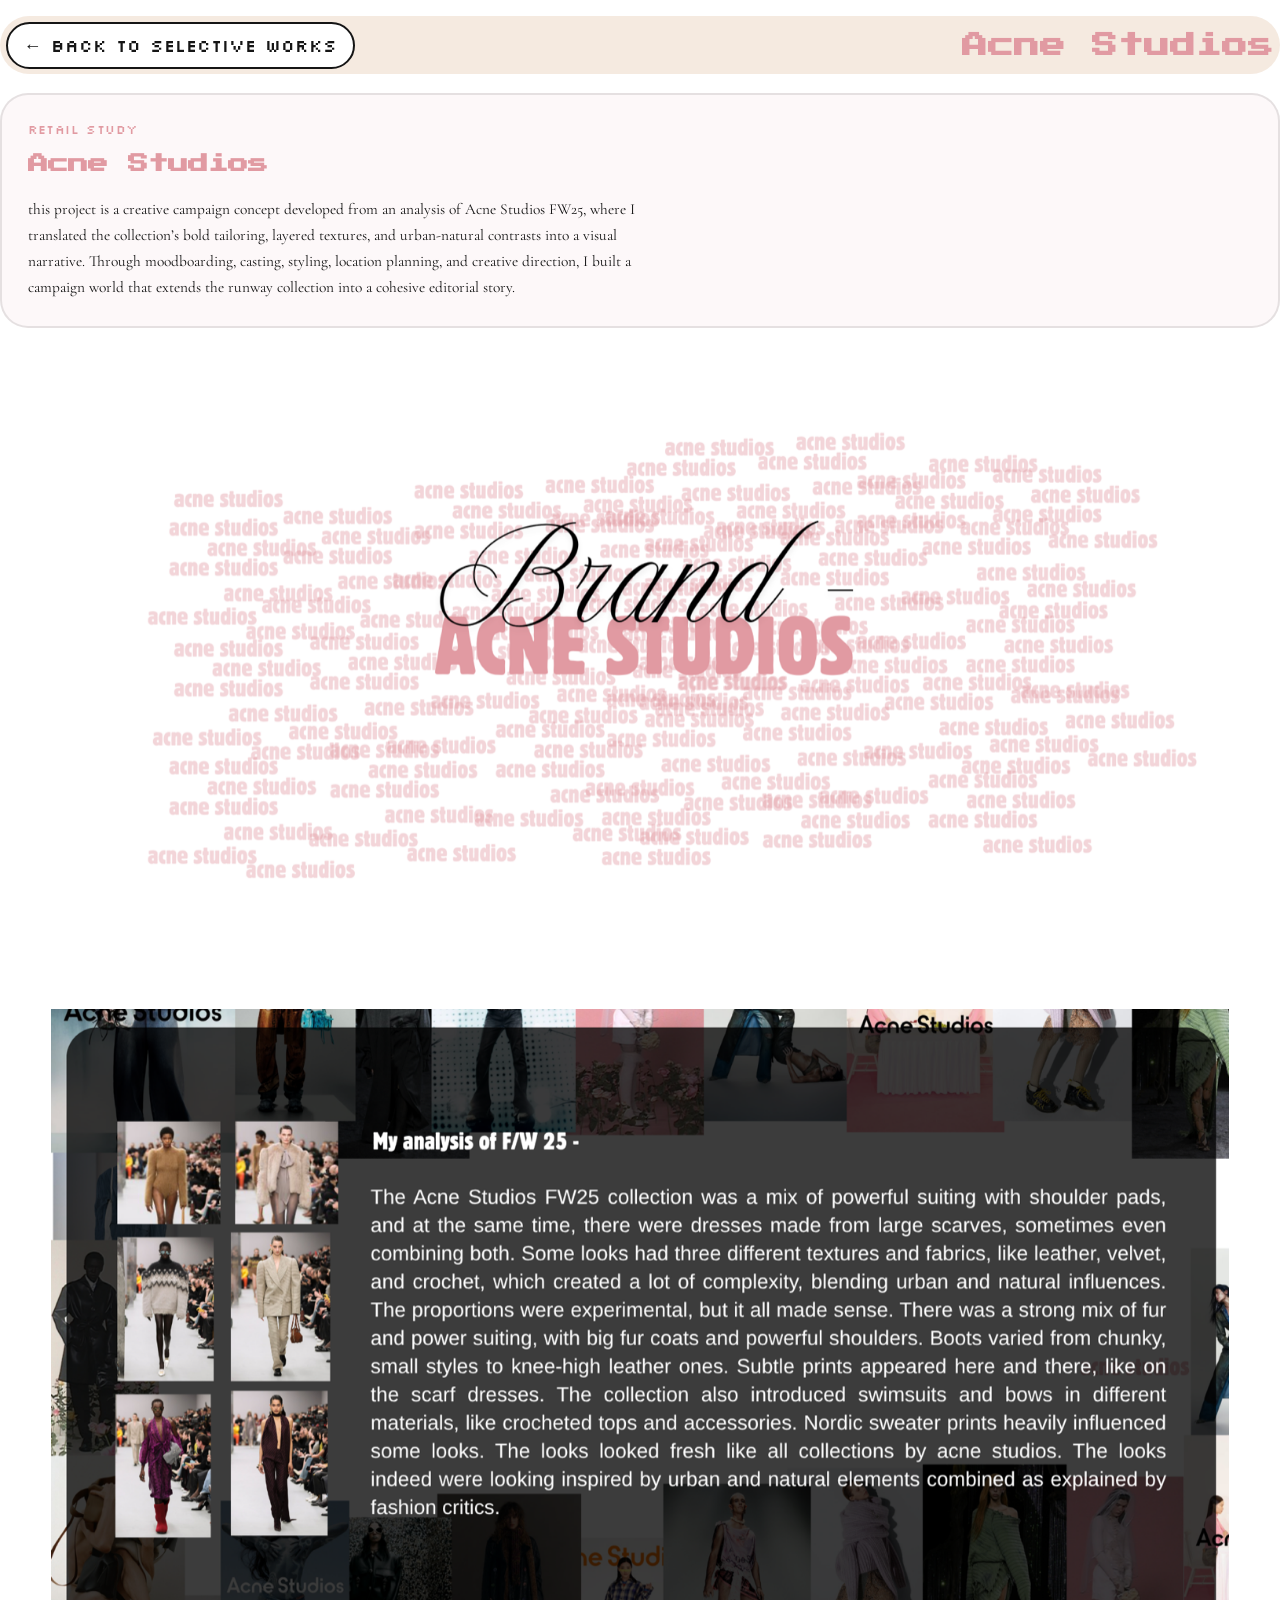
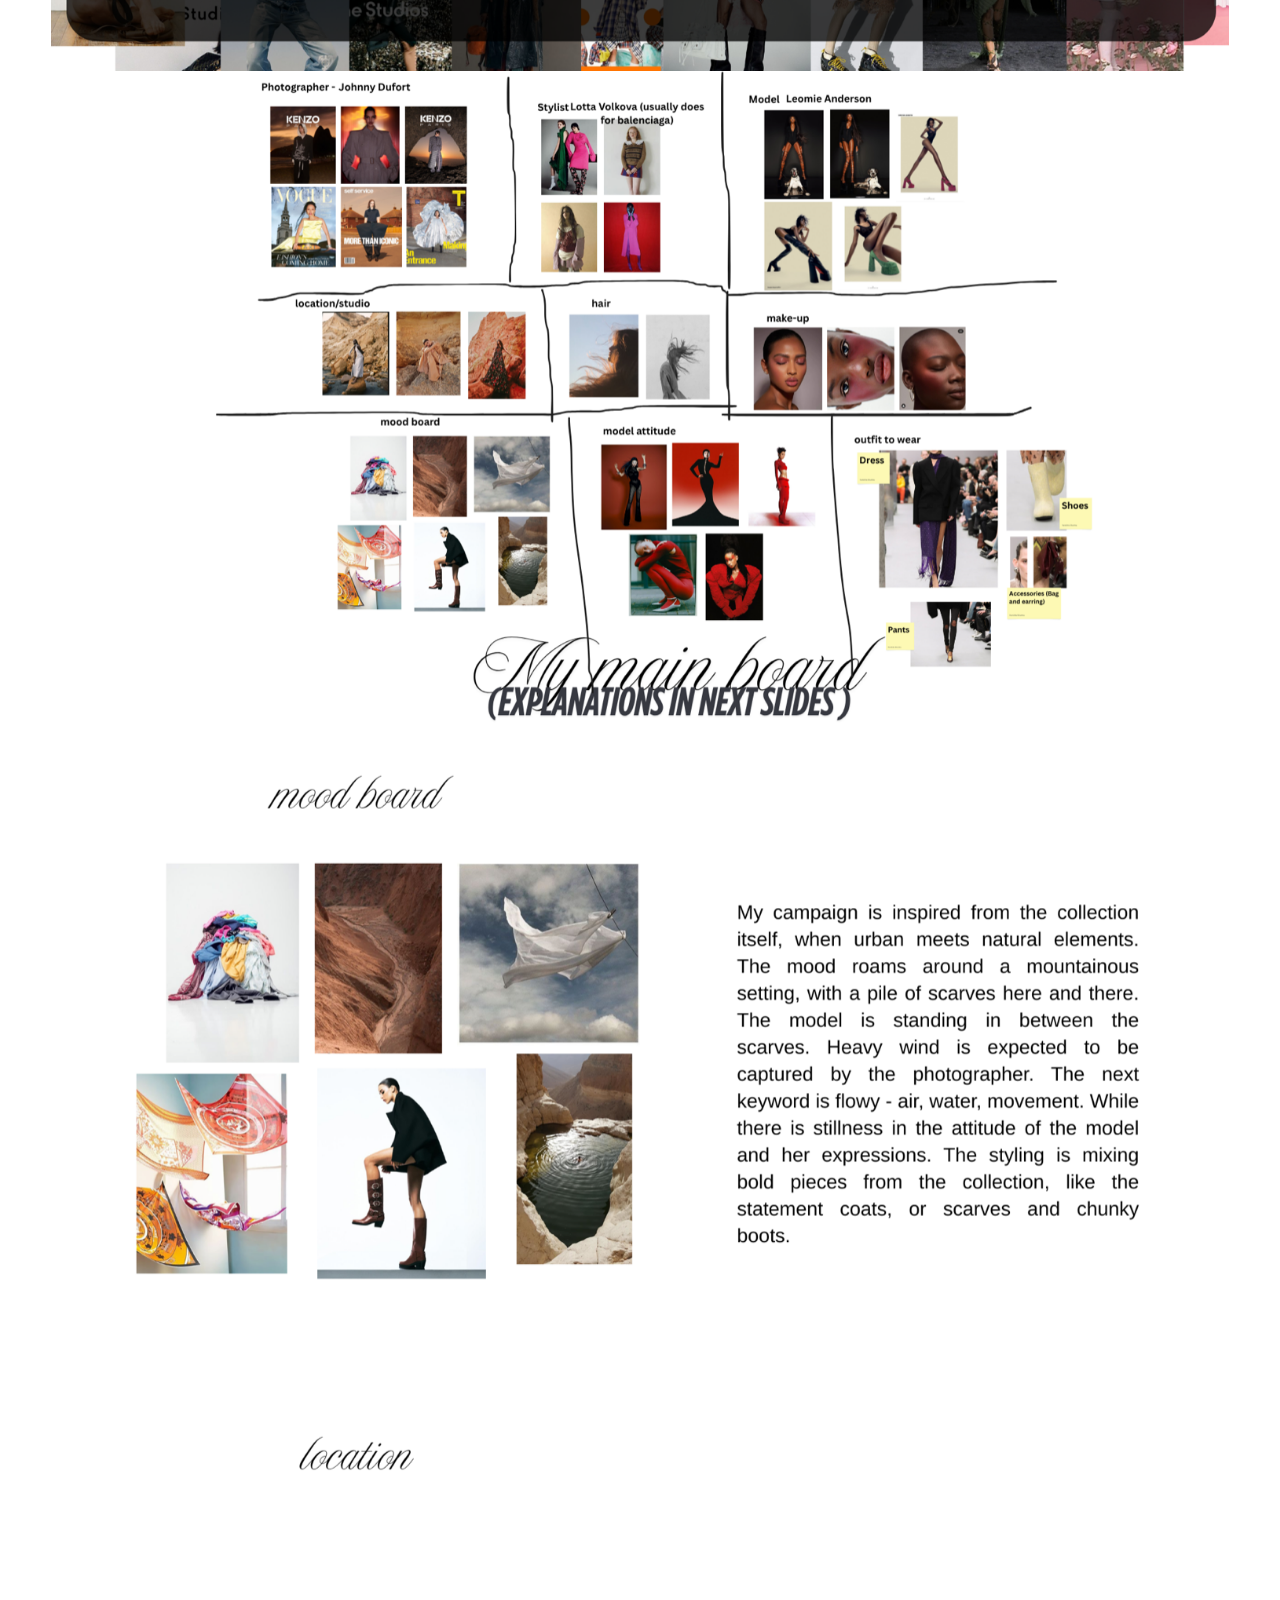
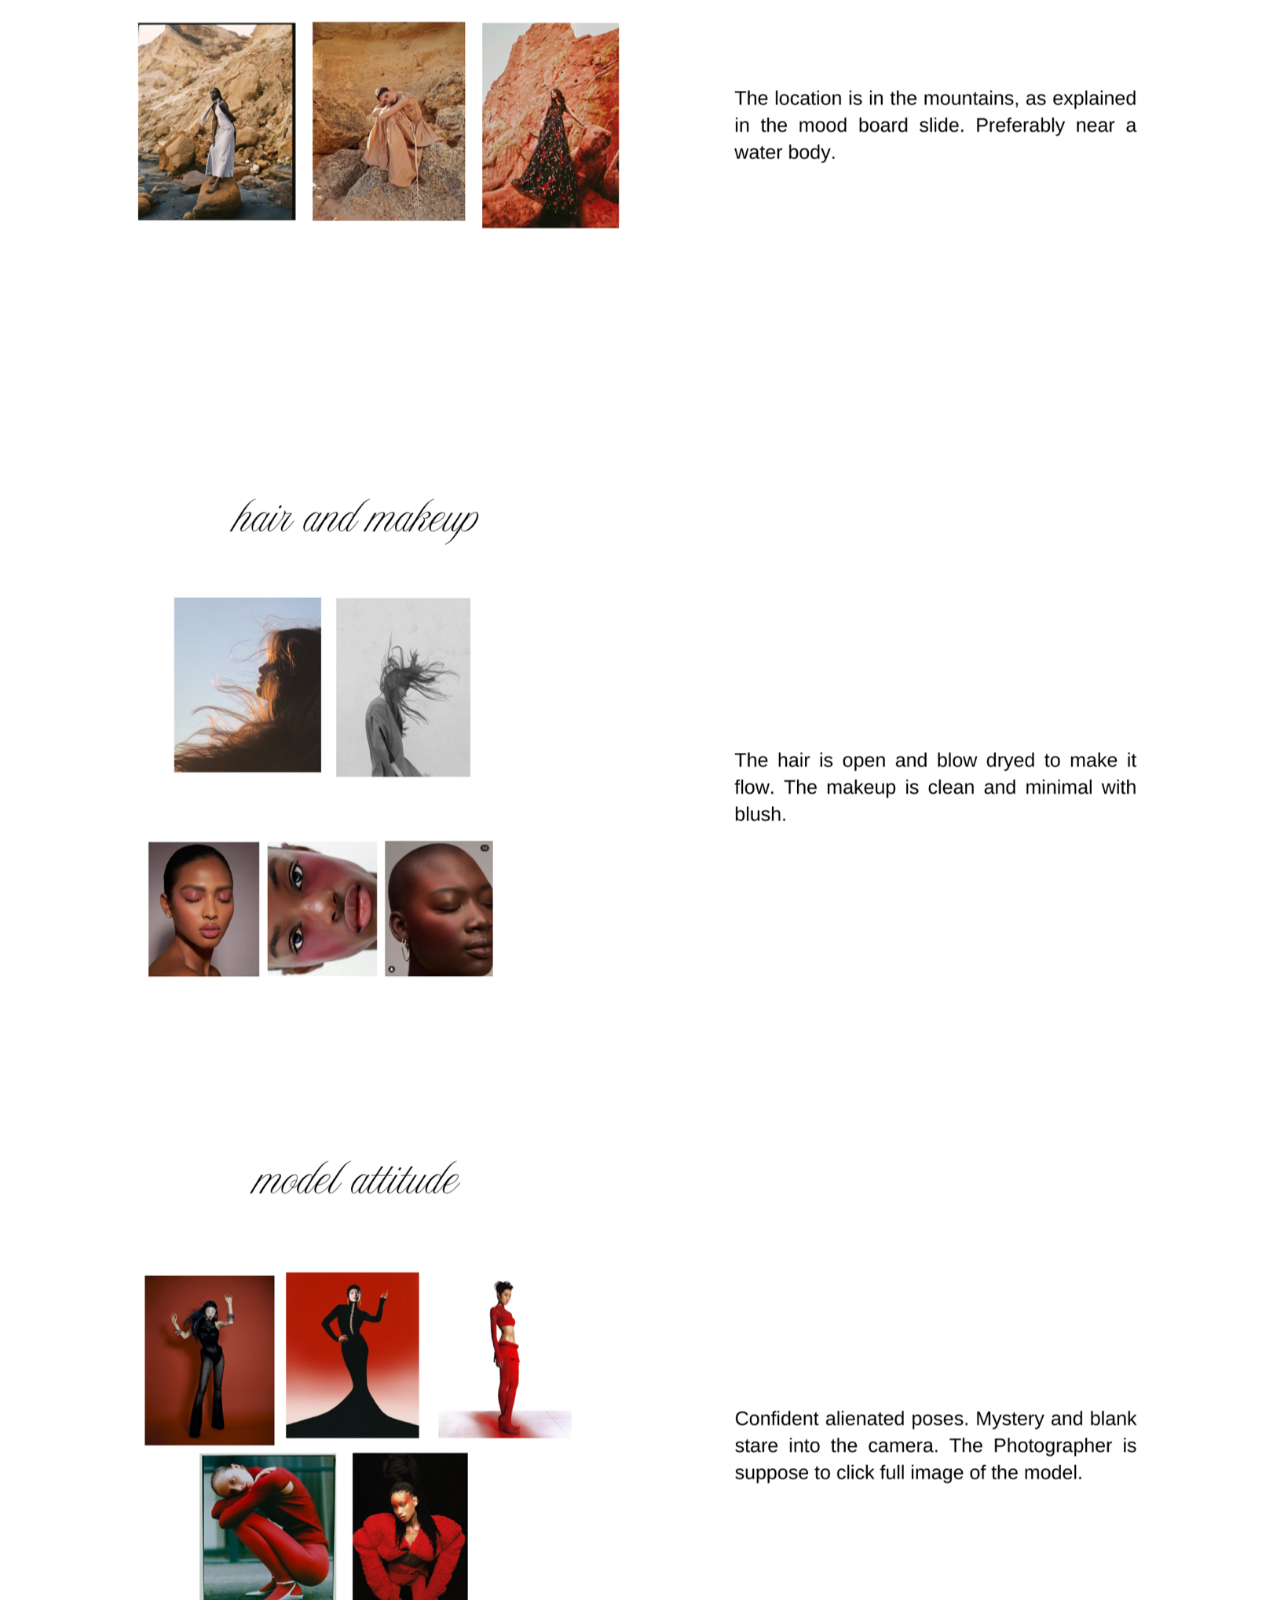
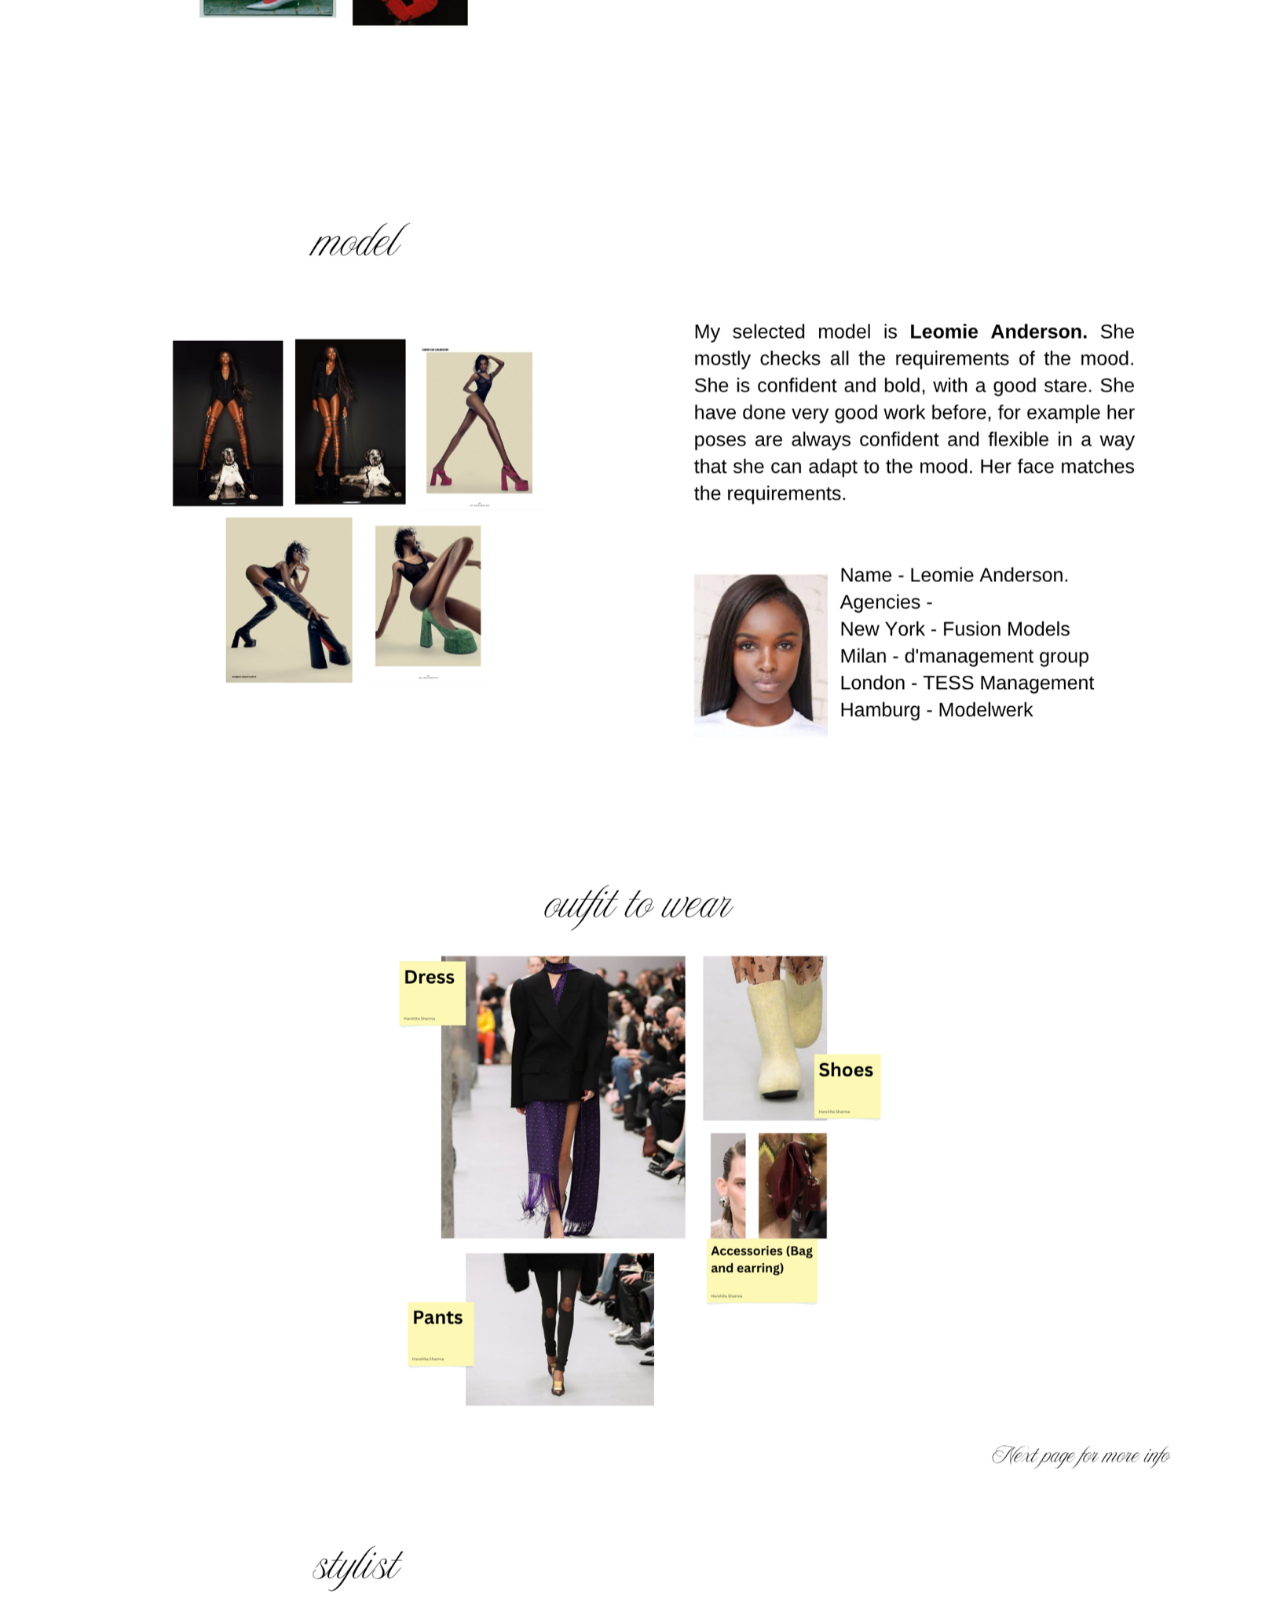
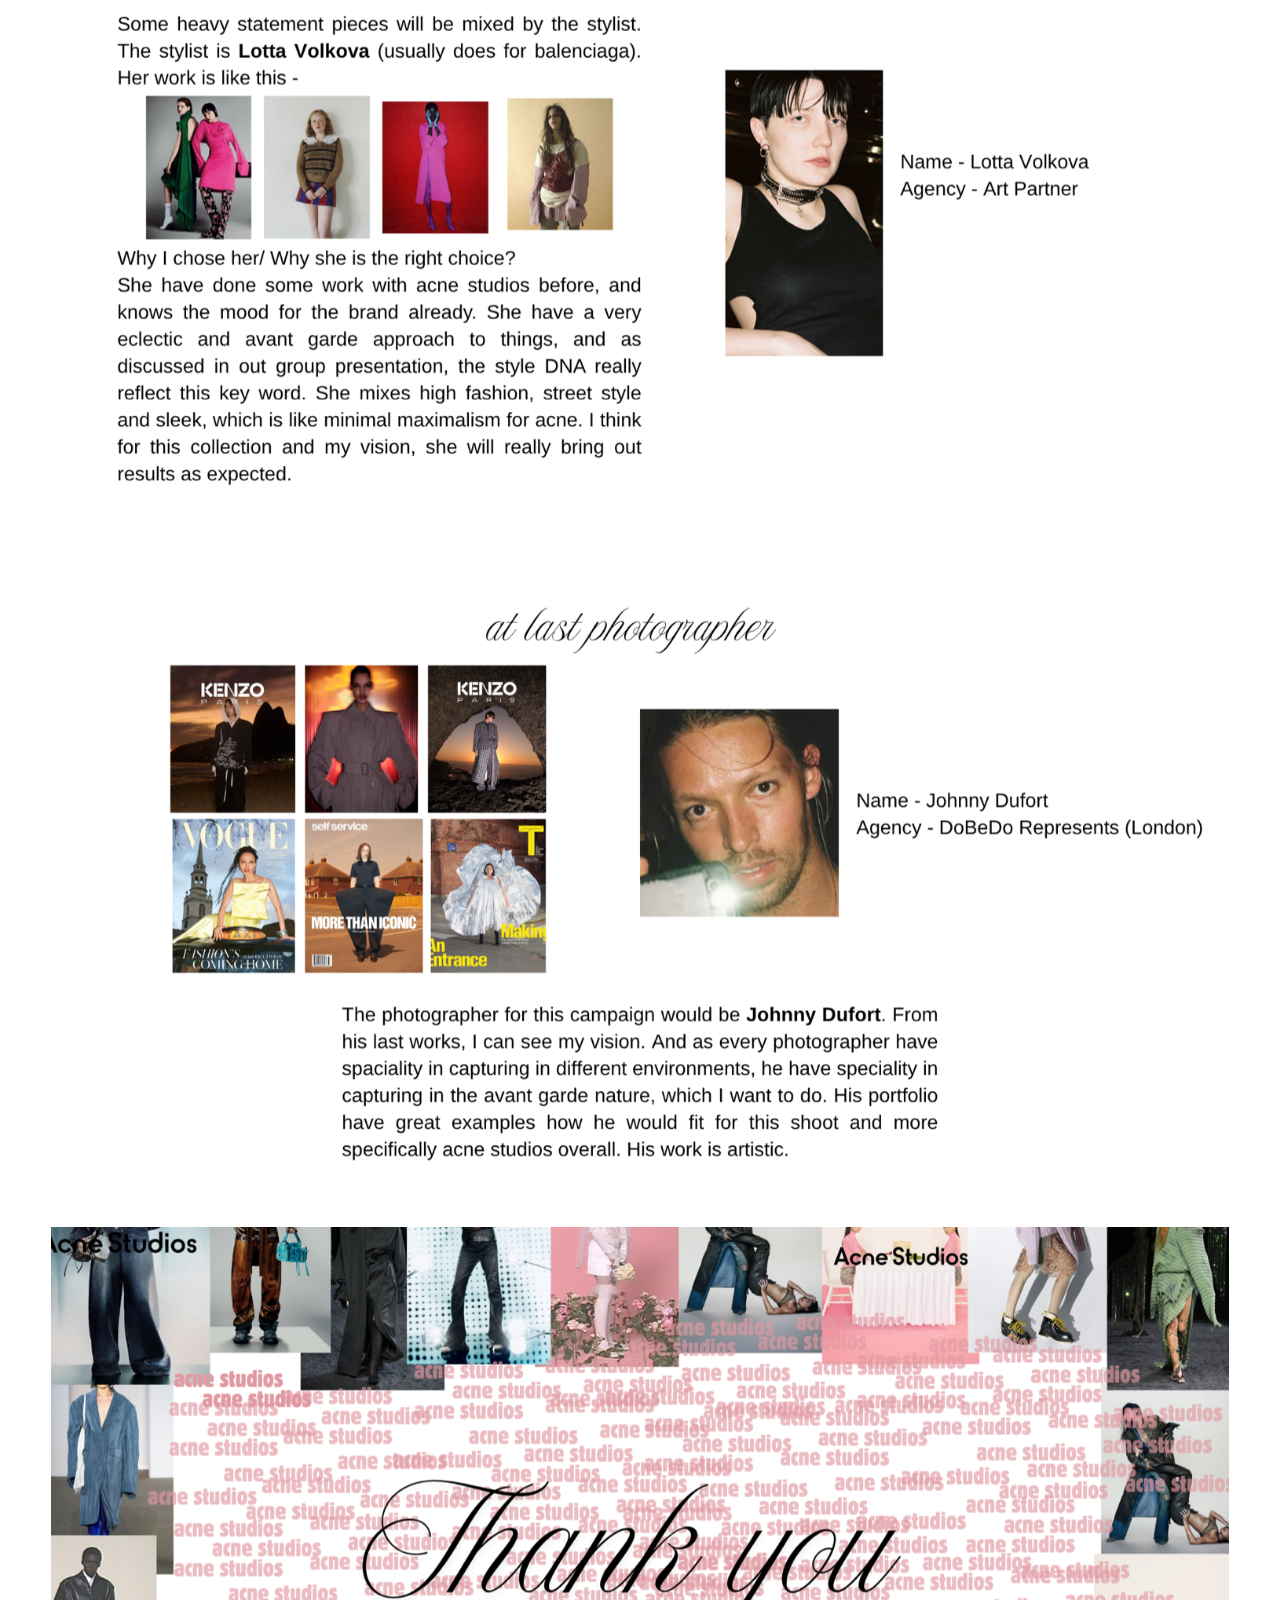
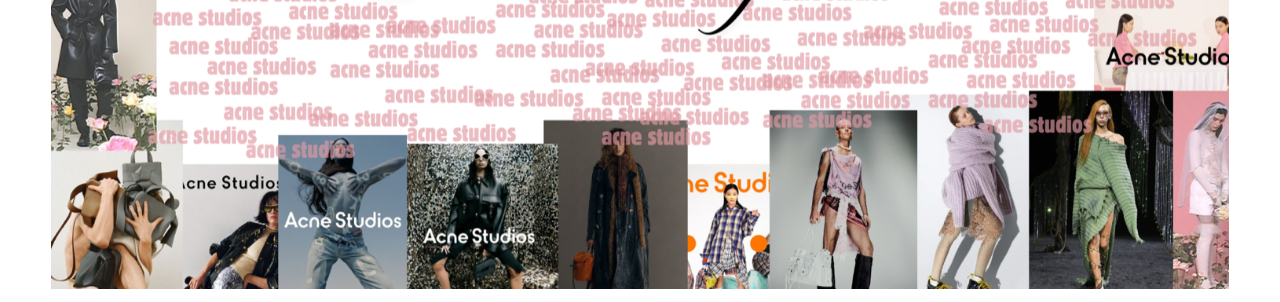
<file: acne-studio.html>
<!doctype html>
<html lang="en">
  <head>
<script type="text/javascript">
    (function(c,l,a,r,i,t,y){
        c[a]=c[a]||function(){(c[a].q=c[a].q||[]).push(arguments)};
        t=l.createElement(r);t.async=1;t.src="https://www.clarity.ms/tag/"+i;
        y=l.getElementsByTagName(r)[0];y.parentNode.insertBefore(t,y);
    })(window, document, "clarity", "script", "yns14j9r4y");
</script>

    <meta charset="UTF-8" />
    <meta name="viewport" content="width=device-width, initial-scale=1.0" />
    <title>Acne Studios</title>
    <link rel="preconnect" href="https://fonts.googleapis.com" />
    <link rel="preconnect" href="https://fonts.gstatic.com" crossorigin />
    <link
      href="https://fonts.googleapis.com/css2?family=Press+Start+2P&family=Silkscreen:wght@400;700&family=Cormorant+Garamond:ital,wght@0,400;0,600;1,400&display=swap"
      rel="stylesheet"
    />
    <style>
      :root {
        --bg: #ffffff;
        --ink: #141414;
        --accent: #e19aa2;
      }

      * {
        box-sizing: border-box;
      }

      html,
      body {
        margin: 0;
        padding: 0;
        background: var(--bg);
        color: var(--ink);
        scroll-behavior: smooth;
      }

      body {
        font-family: "Cormorant Garamond", Georgia, serif;
        font-size: 18px;
        -webkit-font-smoothing: antialiased;
      }

      .page {
        min-height: 100vh;
        display: flex;
        flex-direction: column;
        padding: 1rem 0 0.8rem;
      }

      .topbar {
        display: flex;
        align-items: center;
        justify-content: space-between;
        gap: 1rem;
        margin-bottom: 0.8rem;
        max-width: 1500px;
        width: 100%;
        align-self: center;
        position: sticky;
        top: 0.75rem;
        z-index: 10;
        padding: 0.35rem;
        border-radius: 999px;
        backdrop-filter: blur(16px);
        background: rgba(241, 226, 213, 0.72);
      }

      .back-link {
        display: inline-block;
        font-family: "Silkscreen", sans-serif;
        text-decoration: none;
        color: #151515;
        border: 2px solid #151515;
        border-radius: 999px;
        padding: 0.6rem 1rem;
        background: #fff;
        transition: transform 160ms ease, box-shadow 160ms ease;
      }

      .back-link:hover,
      .back-link:focus-visible {
        transform: translateY(-2px);
        box-shadow: 0 10px 18px rgba(0, 0, 0, 0.08);
      }

      h1 {
        margin: 0;
        font-family: "Press Start 2P", cursive;
        font-size: clamp(1.2rem, 2vw, 2.2rem);
        color: var(--accent);
      }

      .title-wrap {
        width: 100%;
        max-width: 1500px;
        align-self: center;
        margin: 0.35rem 0 1.2rem;
        padding: clamp(1rem, 2.2vw, 1.6rem);
        border: 2px solid rgba(20, 20, 20, 0.1);
        border-radius: 28px;
        background: rgba(253, 248, 249, 0.9);
      }

      .kicker {
        margin: 0 0 0.8rem;
        font-family: "Silkscreen", sans-serif;
        letter-spacing: 0.03em;
        font-size: 0.82rem;
        color: var(--accent);
      }

      .title-wrap h2 {
        margin: 0;
        font-family: "Press Start 2P", cursive;
        font-size: clamp(1rem, 1.6vw, 1.3rem);
        line-height: 1.45;
        color: var(--accent);
      }

      .summary {
        margin: 1rem 0 0;
        max-width: 90ch;
        font-size: clamp(0.96rem, 1.2vw, 1.08rem);
        line-height: 1.7;
      }

      .gallery-shell {
        width: 100%;
        max-width: 1500px;
        align-self: center;
        padding-inline: clamp(0.8rem, 4vw, 3.4rem);
      }

      .gallery {
        width: 100%;
        display: grid;
        gap: 0;
      }

      .photo-card {
        width: 100%;
        margin: 0;
        border: 0;
        border-radius: 0;
        background: transparent;
        box-shadow: none;
        overflow: hidden;
        padding: 0;
      }

      .photo-card img {
        display: block;
        width: 100%;
        height: auto;
        border-radius: 0;
        object-fit: contain;
        background: transparent;
      }

      .reveal-on-scroll {
        opacity: 0;
        transform: translateY(18px);
        transition:
          opacity 0.72s cubic-bezier(0.22, 1, 0.36, 1),
          transform 0.72s cubic-bezier(0.22, 1, 0.36, 1);
        transition-delay: var(--reveal-delay, 0ms);
      }

      .reveal-on-scroll.is-visible {
        opacity: 1;
        transform: translateY(0);
      }

      @media (prefers-reduced-motion: reduce) {
        .reveal-on-scroll,
        .reveal-on-scroll.is-visible {
          opacity: 1;
          transform: none;
          transition: none;
        }
      }

      @media (max-width: 760px) {
        .page {
          padding: 0.9rem 0 0.6rem;
        }

        .topbar {
          flex-direction: column;
          align-items: flex-start;
          position: static;
          border-radius: 28px;
          margin-inline: 0.9rem;
        }

        .title-wrap {
          margin-inline: 0.9rem;
        }

        .gallery-shell {
          padding-inline: 0.9rem;
        }
      }
    </style>
    <script>if(window.self!==window.top){document.write('<style>.topbar,.back-link{display:none!important}</style>');}</script>
  </head>
  <body>
    <main class="page">
      <div class="topbar">
        <a class="back-link" href="selective-works.html">← Back to Selective works</a>
        <h1>Acne Studios</h1>
      </div>

      <section class="title-wrap" aria-label="Project description">
        <p class="kicker">RETAIL STUDY</p>
        <h2>Acne Studios</h2>
        <p class="summary">
          this project is a creative campaign concept developed from an analysis of Acne Studios FW25,
          where I translated the collection’s bold tailoring, layered textures, and urban-natural
          contrasts into a visual narrative. Through moodboarding, casting, styling, location planning,
          and creative direction, I built a campaign world that extends the runway collection into a
          cohesive editorial story.
        </p>
      </section>

      <section class="gallery-shell" aria-label="Acne Studios image sequence">
        <div class="gallery" id="gallery"></div>
      </section>
    </main>

    <script>
      const imageFiles = [
        "2.png",
        "3.png",
        "4.png",
        "5.png",
        "6.png",
        "7.png",
        "8.png",
        "9.png",
        "10.png",
        "11.png",
        "12.png",
        "13.png"
      ];

      const gallery = document.getElementById("gallery");

      imageFiles.forEach((fileName) => {
        const figure = document.createElement("figure");
        figure.className = "photo-card";

        const img = document.createElement("img");
        img.loading = "lazy";
        img.decoding = "async";
        img.src = `acne studios/${fileName}`;
        img.alt = `Acne Studios ${fileName.replace(/\.png$/i, "")}`;

        figure.appendChild(img);
        gallery.appendChild(figure);
      });

      const revealTargets = document.querySelectorAll(".title-wrap, .photo-card");
      revealTargets.forEach((el, index) => {
        el.classList.add("reveal-on-scroll");
        el.style.setProperty("--reveal-delay", `${(index % 5) * 55}ms`);
      });

      const revealInView = () => {
        const viewTop = window.innerHeight * 0.08;
        const viewBottom = window.innerHeight * 0.9;
        revealTargets.forEach((el) => {
          if (el.classList.contains("is-visible")) return;
          const rect = el.getBoundingClientRect();
          if (rect.top <= viewBottom && rect.bottom >= viewTop) {
            el.classList.add("is-visible");
          }
        });
      };

      if (!("IntersectionObserver" in window)) {
        revealTargets.forEach((el) => el.classList.add("is-visible"));
      } else {
        const observer = new IntersectionObserver(
          (entries) => {
            entries.forEach((entry) => {
              if (!entry.isIntersecting) return;
              entry.target.classList.add("is-visible");
              observer.unobserve(entry.target);
            });
          },
          {
            rootMargin: "0px 0px -12% 0px",
            threshold: 0.12,
          }
        );

        revealTargets.forEach((el) => observer.observe(el));
      }

      window.addEventListener("scroll", revealInView, { passive: true });
      window.addEventListener("resize", revealInView);
      window.addEventListener("load", revealInView);
      requestAnimationFrame(revealInView);
    </script>
  </body>
</html>
</file>
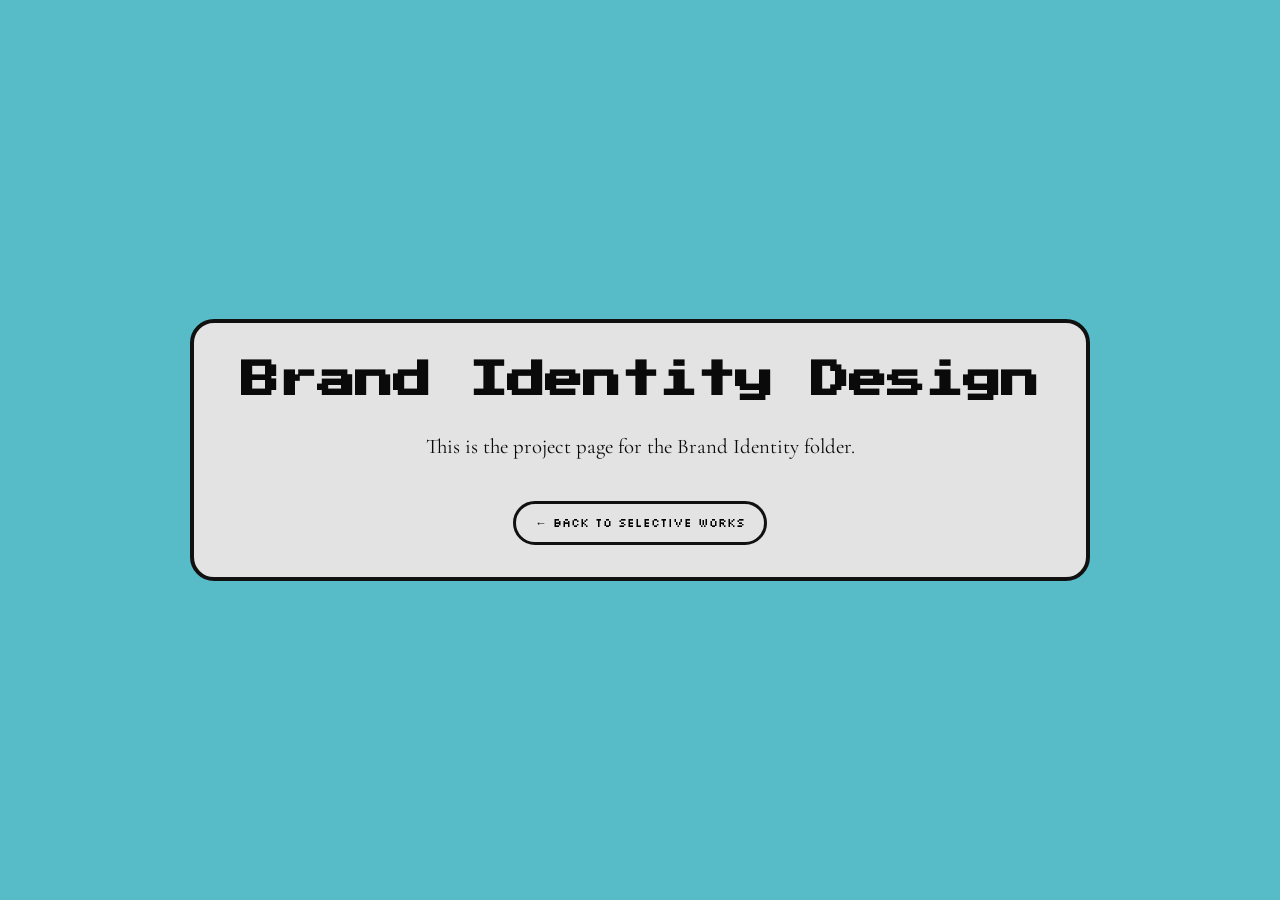
<file: brand-identity.html>
<!doctype html>
<html lang="en">
  <head>
<script type="text/javascript">
    (function(c,l,a,r,i,t,y){
        c[a]=c[a]||function(){(c[a].q=c[a].q||[]).push(arguments)};
        t=l.createElement(r);t.async=1;t.src="https://www.clarity.ms/tag/"+i;
        y=l.getElementsByTagName(r)[0];y.parentNode.insertBefore(t,y);
    })(window, document, "clarity", "script", "yns14j9r4y");
</script>

    <meta charset="UTF-8" />
    <meta name="viewport" content="width=device-width, initial-scale=1.0" />
    <title>Brand Identity Design</title>
    <link rel="preconnect" href="https://fonts.googleapis.com" />
    <link rel="preconnect" href="https://fonts.gstatic.com" crossorigin />
    <link href="https://fonts.googleapis.com/css2?family=Press+Start+2P&family=Silkscreen:wght@400;700&family=Cormorant+Garamond:ital,wght@0,400;0,600;1,400&display=swap" rel="stylesheet" />
    <style>
      * { box-sizing: border-box; }
      body {
        margin: 0;
        min-height: 100vh;
        display: grid;
        place-items: center;
        background: #58bcc8;
        color: #0a0a0a;
        font-family: "Cormorant Garamond", Georgia, serif;
        font-size: 18px;
        padding: 2rem;
      }
      .card {
        width: min(900px, 94vw);
        border: 4px solid #111;
        border-radius: 24px;
        background: #e3e3e3;
        padding: 2rem;
        text-align: center;
      }
      h1 {
        font-family: "Press Start 2P", cursive;
        font-size: clamp(1.2rem, 3vw, 2.4rem);
        line-height: 1.4;
        margin: 0 0 1rem;
      }
      p { font-size: clamp(1rem, 1.7vw, 1.3rem); line-height: 1.65; }
      a {
        display: inline-block;
        margin-top: 1rem;
        text-decoration: none;
        color: #000;
        font-family: "Silkscreen", sans-serif;
        font-size: 0.72rem;
        border: 3px solid #111;
        border-radius: 999px;
        padding: 0.7rem 1.2rem;
      }
    </style>
  </head>
  <body>
    <section class="card">
      <h1>Brand Identity Design</h1>
      <p>This is the project page for the Brand Identity folder.</p>
      <a href="selective-works.html">← Back to Selective works</a>
    </section>
  </body>
</html>
</file>
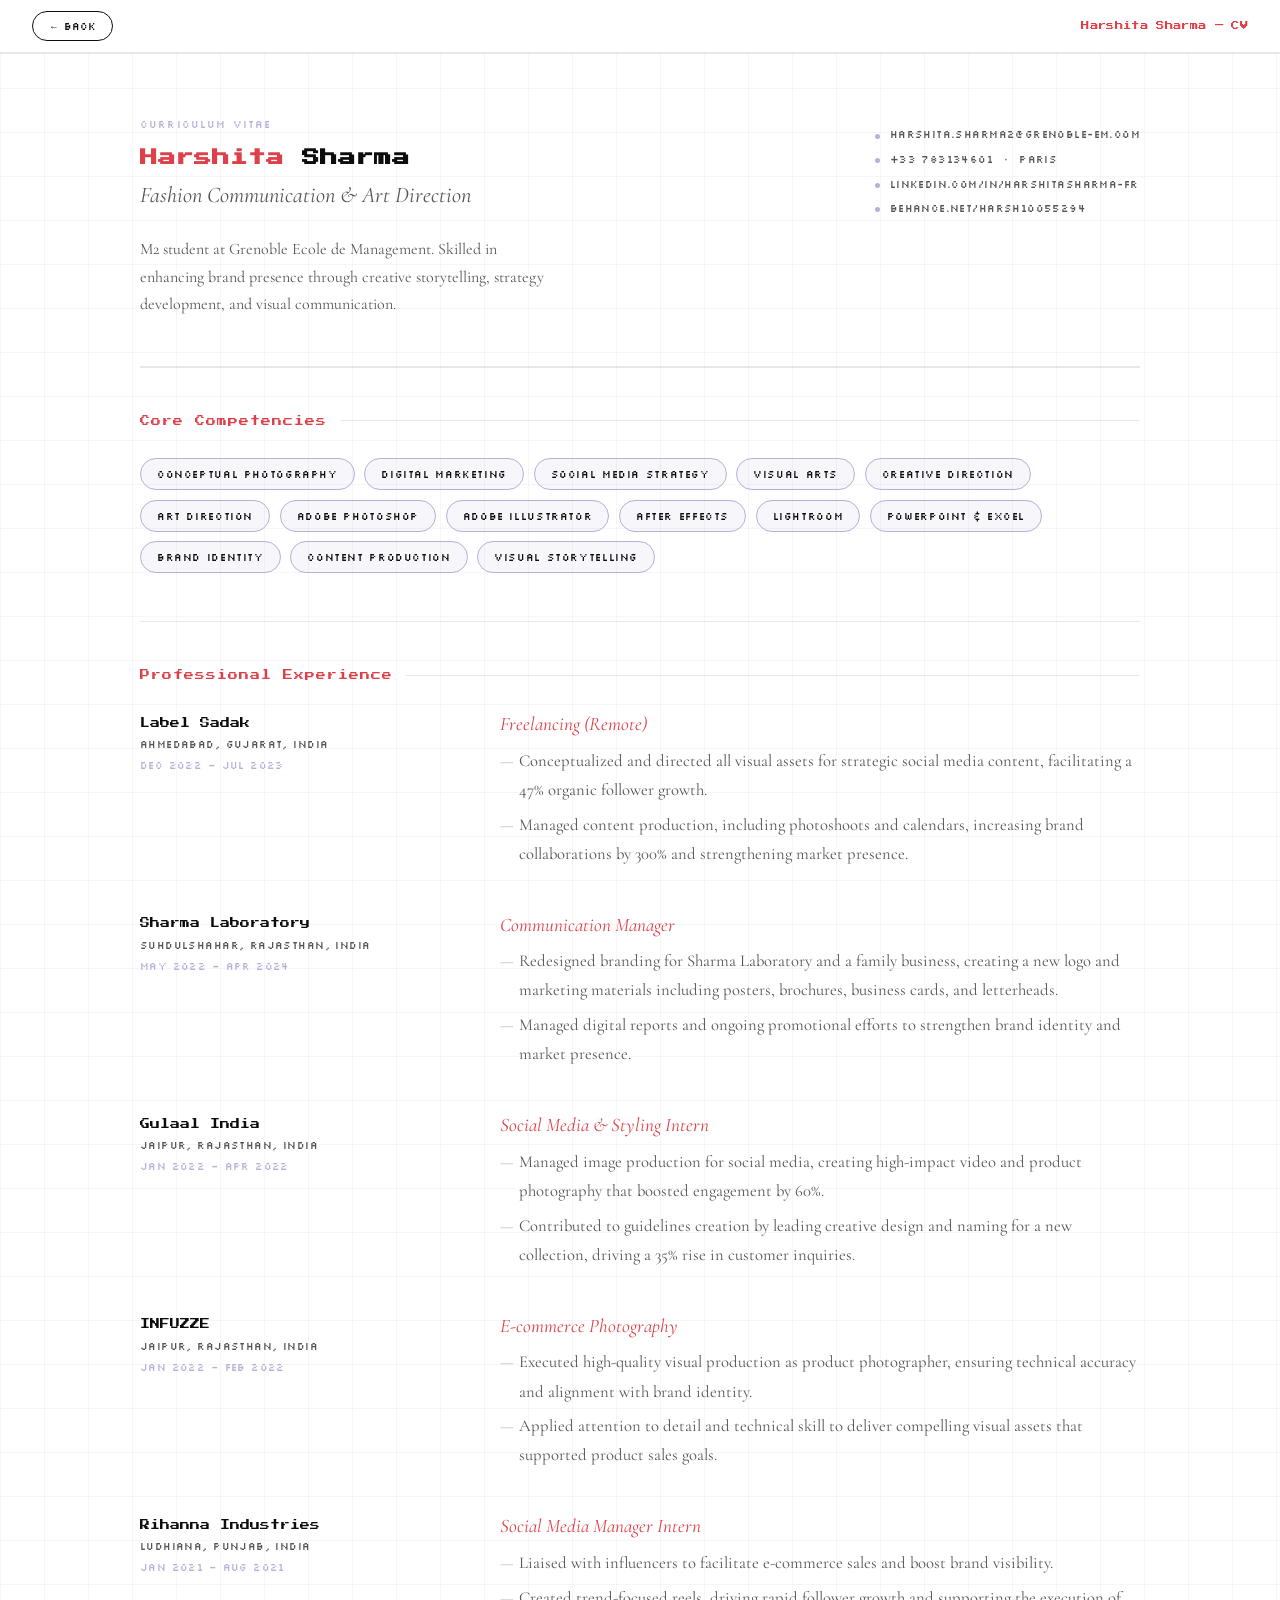
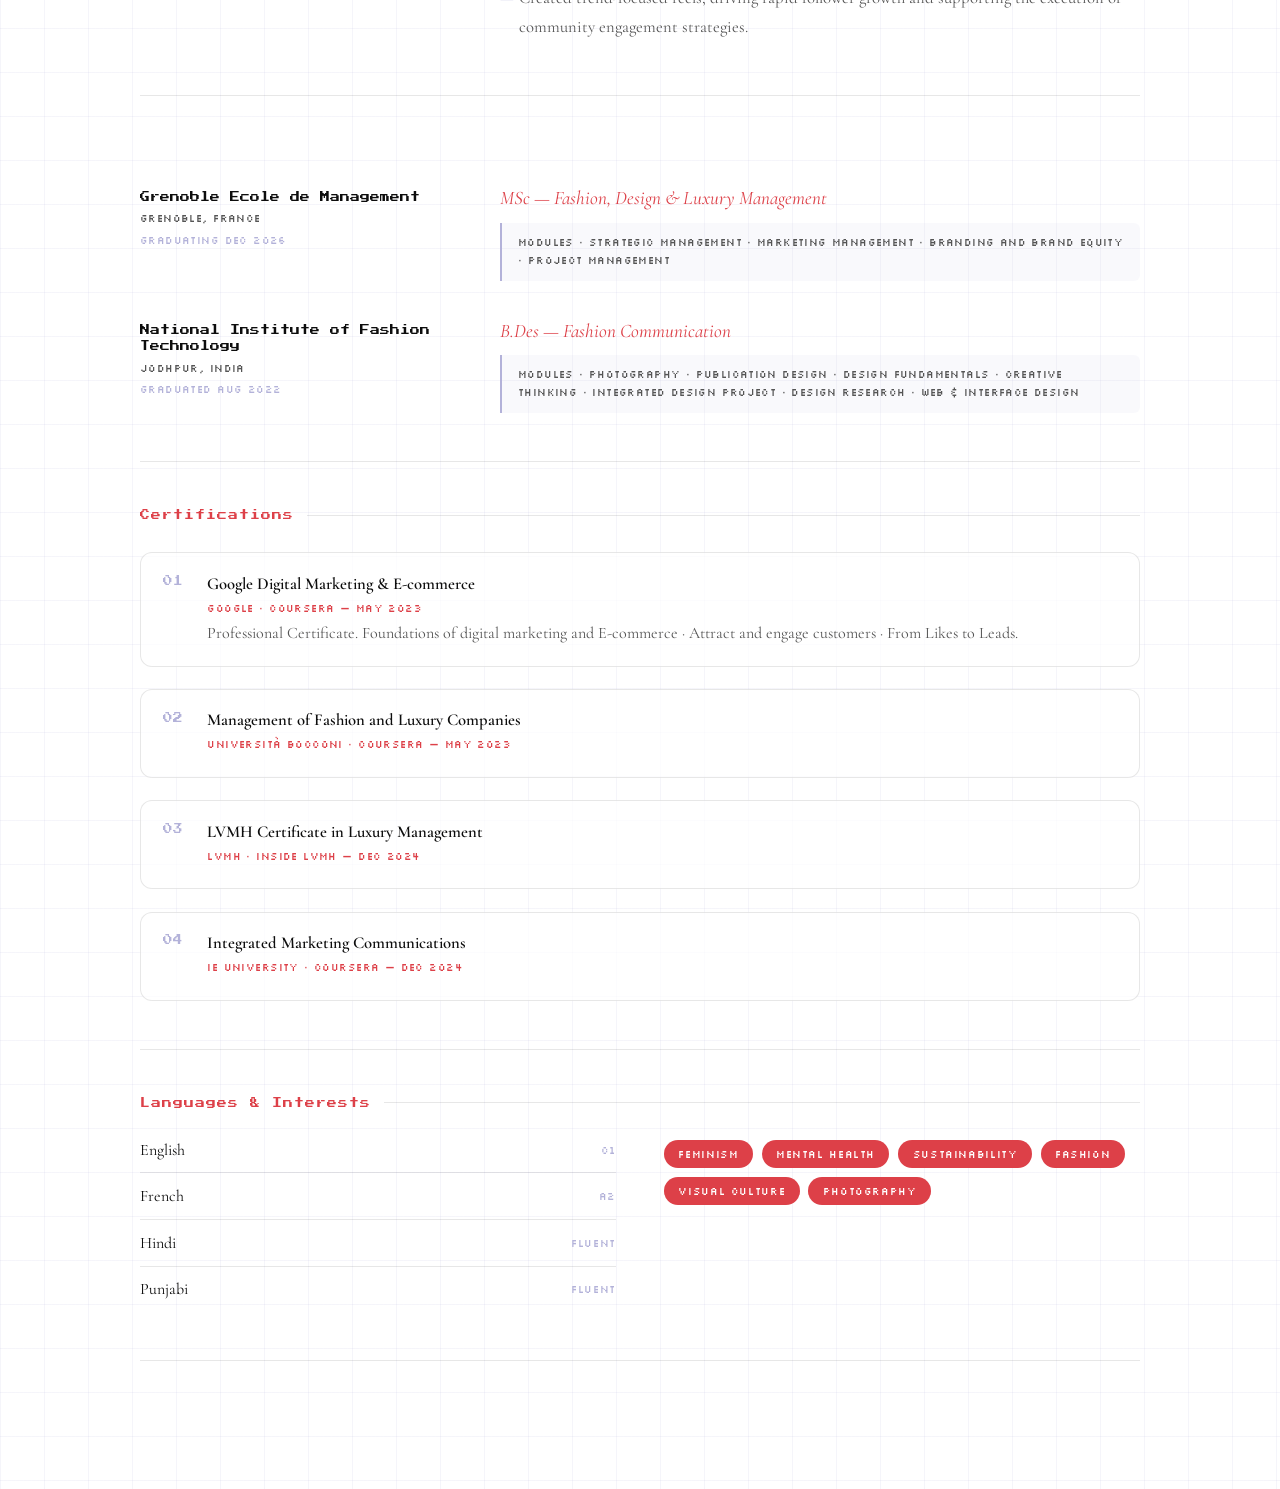
<file: cv.html>
<!doctype html>
<html lang="en">
  <head>
    <meta charset="UTF-8" />
    <meta name="viewport" content="width=device-width, initial-scale=1.0" />
    <title>CV – Harshita Sharma</title>
    <link rel="preconnect" href="https://fonts.googleapis.com" />
    <link rel="preconnect" href="https://fonts.gstatic.com" crossorigin />
    <link
      href="https://fonts.googleapis.com/css2?family=Press+Start+2P&family=Silkscreen:wght@400;700&family=Cormorant+Garamond:ital,wght@0,400;0,600;1,400&display=swap"
      rel="stylesheet"
    />
    <style>
      :root {
        --primary: #B3B2D9;
        --secondary: #DD4048;
        --black: #0d0d0d;
        --white: #ffffff;
        --soft: #f5f5f8;
        --ink-soft: #555;
        --line: rgba(20,20,20,.1);
      }

      *, *::before, *::after { box-sizing: border-box; margin: 0; padding: 0; }

      html {
        height: 100%;
        background-color: #ffffff;
        background-image:
          linear-gradient(rgba(179,178,217,.13) 1px, transparent 1px),
          linear-gradient(90deg, rgba(179,178,217,.13) 1px, transparent 1px);
        background-size: 44px 44px;
      }

      body {
        font-family: "Cormorant Garamond", Georgia, serif;
        font-size: 18px;
        background: transparent;
        color: var(--black);
        min-height: 100%;
      }

      /* ── Topbar ────────────────────────────────────── */
      .topbar {
        display: flex;
        align-items: center;
        justify-content: space-between;
        gap: 1rem;
        padding: 0.7rem 2rem;
        background: rgba(255,255,255,0.9);
        backdrop-filter: blur(14px);
        border-bottom: 2px solid var(--line);
        position: sticky; top: 0; z-index: 100;
        flex-wrap: wrap;
      }

      .back-link {
        font-family: "Silkscreen", sans-serif;
        font-size: 0.6rem;
        text-decoration: none;
        color: var(--black);
        border: 1.5px solid var(--black);
        border-radius: 999px;
        padding: 0.5rem 1rem;
        transition: background 0.16s, color 0.16s, transform 0.16s;
        white-space: nowrap;
      }
      .back-link:hover { background: var(--primary); color: var(--white); border-color: var(--primary); transform: translateY(-2px); }

      .topbar-title {
        font-family: "Press Start 2P", cursive;
        font-size: 0.52rem;
        color: var(--secondary);
        letter-spacing: 0.04em;
      }

      .dl-btn {
        font-family: "Silkscreen", sans-serif;
        font-size: 0.58rem;
        letter-spacing: 0.05em;
        text-decoration: none;
        border-radius: 999px;
        padding: 0.5rem 1.2rem;
        transition: background 0.18s, color 0.18s, transform 0.16s, box-shadow 0.16s;
        white-space: nowrap;
        cursor: pointer;
        background: var(--secondary);
        color: var(--white);
        border: 1.5px solid var(--secondary);
      }
      .dl-btn:hover {
        background: transparent;
        color: var(--secondary);
        transform: translateY(-2px);
        box-shadow: 0 6px 18px rgba(221,64,72,.28);
      }

      /* ── Page wrapper ──────────────────────────────── */
      .cv-page {
        width: min(1000px, 90vw);
        margin: 0 auto;
        padding-bottom: 8rem;
      }

      /* ── Hero / Header ─────────────────────────────── */
      .cv-hero {
        padding: 4rem 0 3rem;
        border-bottom: 2px solid var(--line);
        display: flex;
        gap: 3rem;
        align-items: flex-start;
        flex-wrap: wrap;
      }

      .cv-hero-left {
        flex: 1;
        min-width: 260px;
      }

      .cv-hero-label {
        font-family: "Silkscreen", sans-serif;
        font-size: 0.6rem;
        color: var(--primary);
        letter-spacing: 0.12em;
        margin-bottom: 0.8rem;
      }

      .cv-name {
        font-family: "Press Start 2P", cursive;
        font-size: clamp(0.75rem, 2vw, 1.1rem);
        line-height: 1.7;
        color: var(--black);
        margin-bottom: 0.4rem;
      }
      .cv-name span { color: var(--secondary); }

      .cv-title {
        font-size: clamp(1.1rem, 1.8vw, 1.4rem);
        font-style: italic;
        color: var(--ink-soft);
        margin-bottom: 1.6rem;
        line-height: 1.4;
      }

      .cv-bio {
        font-size: clamp(1rem, 1.2vw, 1.1rem);
        color: var(--ink-soft);
        line-height: 1.7;
        max-width: 52ch;
      }

      .cv-hero-right {
        min-width: 200px;
        display: flex;
        flex-direction: column;
        gap: 0.5rem;
        padding-top: 0.5rem;
      }

      .cv-contact-item {
        display: flex;
        align-items: flex-start;
        gap: 0.6rem;
        font-family: "Silkscreen", sans-serif;
        font-size: 0.65rem;
        color: var(--ink-soft);
        letter-spacing: 0.04em;
        line-height: 1.6;
        text-decoration: none;
      }
      a.cv-contact-item:hover { color: var(--secondary); }
      .cv-contact-dot {
        width: 5px; height: 5px;
        border-radius: 50%;
        background: var(--primary);
        flex-shrink: 0;
        margin-top: 0.45rem;
      }

      /* ── Section shared ────────────────────────────── */
      .cv-section {
        padding: 3rem 0;
        border-bottom: 1px solid var(--line);
      }

      .cv-section-label {
        font-family: "Press Start 2P", cursive;
        font-size: 0.62rem;
        color: var(--secondary);
        letter-spacing: 0.1em;
        margin-bottom: 2rem;
        display: flex;
        align-items: center;
        gap: 0.8rem;
      }
      .cv-section-label::after {
        content: '';
        flex: 1;
        height: 1px;
        background: var(--line);
      }

      /* ── Competencies ──────────────────────────────── */
      .skill-grid {
        display: flex;
        flex-wrap: wrap;
        gap: 0.6rem;
      }

      .skill-pill {
        font-family: "Silkscreen", sans-serif;
        font-size: 0.65rem;
        letter-spacing: 0.06em;
        padding: 0.5rem 1rem;
        border-radius: 999px;
        border: 1.5px solid var(--primary);
        color: var(--black);
        background: rgba(179,178,217,.12);
        white-space: nowrap;
      }

      /* ── Experience / Education entries ────────────── */
      .cv-entries {
        display: flex;
        flex-direction: column;
        gap: 2.4rem;
      }

      .cv-entry {
        display: grid;
        grid-template-columns: 1fr 2fr;
        gap: 1.5rem 2.5rem;
        align-items: start;
      }

      .cv-entry-meta {
        padding-top: 0.15rem;
      }

      .cv-entry-company {
        font-family: "Press Start 2P", cursive;
        font-size: 0.62rem;
        line-height: 1.7;
        color: var(--black);
        margin-bottom: 0.35rem;
      }

      .cv-entry-location {
        font-family: "Silkscreen", sans-serif;
        font-size: 0.65rem;
        color: var(--ink-soft);
        letter-spacing: 0.04em;
        line-height: 1.5;
        margin-bottom: 0.35rem;
      }

      .cv-entry-date {
        font-family: "Silkscreen", sans-serif;
        font-size: 0.65rem;
        color: var(--primary);
        letter-spacing: 0.04em;
      }

      .cv-entry-body {}

      .cv-entry-role {
        font-size: clamp(1.1rem, 1.5vw, 1.3rem);
        font-style: italic;
        color: var(--secondary);
        margin-bottom: 0.6rem;
        line-height: 1.3;
      }

      .cv-entry-desc {
        font-size: clamp(1rem, 1.3vw, 1.15rem);
        color: var(--ink-soft);
        line-height: 1.75;
      }

      .cv-entry-desc li {
        list-style: none;
        padding-left: 1.2rem;
        position: relative;
        margin-bottom: 0.35rem;
      }
      .cv-entry-desc li::before {
        content: '—';
        position: absolute;
        left: 0;
        color: var(--primary);
      }

      /* ── Education modules tag ─────────────────────── */
      .cv-edu-modules {
        font-family: "Silkscreen", sans-serif;
        font-size: 0.62rem;
        color: var(--ink-soft);
        letter-spacing: 0.04em;
        line-height: 1.8;
        margin-top: 0.7rem;
        padding: 0.7rem 1rem;
        border-left: 2px solid var(--primary);
        background: rgba(179,178,217,.08);
        border-radius: 0 6px 6px 0;
      }

      /* ── Certifications ────────────────────────────── */
      .cv-cert-list {
        display: flex;
        flex-direction: column;
        gap: 1.4rem;
      }

      .cv-cert {
        display: flex;
        gap: 1.5rem;
        align-items: flex-start;
        padding: 1.2rem 1.4rem;
        border: 1.5px solid var(--line);
        border-radius: 12px;
        background: rgba(255,255,255,.7);
        transition: border-color 0.2s, box-shadow 0.2s;
      }
      .cv-cert:hover {
        border-color: var(--primary);
        box-shadow: 0 6px 24px rgba(179,178,217,.2);
      }

      .cv-cert-num {
        font-family: "Press Start 2P", cursive;
        font-size: 0.6rem;
        color: var(--primary);
        flex-shrink: 0;
        padding-top: 0.2rem;
      }

      .cv-cert-info {}

      .cv-cert-title {
        font-size: clamp(1rem, 1.3vw, 1.15rem);
        font-weight: 600;
        color: var(--black);
        line-height: 1.4;
        margin-bottom: 0.3rem;
      }

      .cv-cert-issuer {
        font-family: "Silkscreen", sans-serif;
        font-size: 0.65rem;
        color: var(--secondary);
        letter-spacing: 0.04em;
        margin-bottom: 0.4rem;
      }

      .cv-cert-desc {
        font-size: 1rem;
        color: var(--ink-soft);
        line-height: 1.6;
      }

      /* ── Languages + Interests ─────────────────────── */
      .cv-two-col {
        display: grid;
        grid-template-columns: 1fr 1fr;
        gap: 3rem;
      }

      .cv-lang-list {
        display: flex;
        flex-direction: column;
        gap: 0.8rem;
      }

      .cv-lang-item {
        display: flex;
        align-items: center;
        justify-content: space-between;
        padding-bottom: 0.8rem;
        border-bottom: 1px solid var(--line);
      }
      .cv-lang-item:last-child { border-bottom: none; }

      .cv-lang-name {
        font-size: clamp(1rem, 1.2vw, 1.1rem);
        color: var(--black);
      }

      .cv-lang-level {
        font-family: "Silkscreen", sans-serif;
        font-size: 0.65rem;
        color: var(--primary);
        letter-spacing: 0.06em;
      }

      .cv-interest-tags {
        display: flex;
        flex-wrap: wrap;
        gap: 0.55rem;
        align-content: flex-start;
      }

      .cv-interest-tag {
        font-family: "Silkscreen", sans-serif;
        font-size: 0.65rem;
        letter-spacing: 0.06em;
        padding: 0.45rem 0.9rem;
        border-radius: 999px;
        background: var(--secondary);
        color: var(--white);
      }

      /* ── Bottom CTA ────────────────────────────────── */
      .cv-cta {
        padding: 4rem 0 2rem;
        display: flex;
        flex-direction: column;
        align-items: center;
        gap: 1.2rem;
        text-align: center;
      }

      .cv-cta-label {
        font-family: "Press Start 2P", cursive;
        font-size: 0.62rem;
        color: var(--ink-soft);
        letter-spacing: 0.08em;
      }

      .cv-cta-btns {
        display: flex;
        gap: 0.8rem;
        flex-wrap: wrap;
        justify-content: center;
      }

      .dl-btn-lg {
        font-family: "Silkscreen", sans-serif;
        font-size: 0.6rem;
        letter-spacing: 0.06em;
        text-decoration: none;
        border-radius: 999px;
        padding: 0.75rem 2rem;
        transition: background 0.18s, color 0.18s, transform 0.16s, box-shadow 0.16s;
        white-space: nowrap;
        cursor: pointer;
      }
      .dl-btn-lg--en {
        background: var(--secondary);
        color: var(--white);
        border: 1.5px solid var(--secondary);
      }
      .dl-btn-lg--en:hover {
        background: transparent;
        color: var(--secondary);
        transform: translateY(-2px);
        box-shadow: 0 6px 18px rgba(221,64,72,.28);
      }
      .dl-btn-lg--outline {
        background: transparent;
        color: var(--black);
        border: 1.5px solid var(--black);
      }
      .dl-btn-lg--outline:hover {
        background: var(--black);
        color: var(--white);
        transform: translateY(-2px);
        box-shadow: 0 6px 18px rgba(0,0,0,.15);
      }

      /* ── Reveal animation ──────────────────────────── */
      .reveal {
        opacity: 0;
        transform: translateY(18px);
        transition: opacity 0.65s ease, transform 0.65s ease;
        transition-delay: var(--d, 0ms);
      }
      .reveal.in { opacity: 1; transform: none; }

      @media (prefers-reduced-motion: reduce) {
        .reveal { opacity: 1; transform: none; transition: none; }
      }

      @media (max-width: 700px) {
        .topbar { padding: 0.6rem 1rem; }
        .topbar-title { display: none; }
        .cv-hero { flex-direction: column; gap: 1.5rem; padding: 2.5rem 0 2rem; }
        .cv-entry { grid-template-columns: 1fr; gap: 0.4rem; }
        .cv-two-col { grid-template-columns: 1fr; gap: 2rem; }
      }
    </style>
  </head>
  <body>

    <!-- Topbar -->
    <div class="topbar">
      <a class="back-link" href="index.html">← Back</a>
      <span class="topbar-title">Harshita Sharma — CV</span>
    </div>

    <div class="cv-page">

      <!-- Hero -->
      <div class="cv-hero">
        <div class="cv-hero-left reveal">
          <p class="cv-hero-label">Curriculum Vitae</p>
          <h1 class="cv-name"><span>Harshita</span> Sharma</h1>
          <p class="cv-title">Fashion Communication &amp; Art Direction</p>
          <p class="cv-bio">M2 student at Grenoble Ecole de Management. Skilled in enhancing brand presence through creative storytelling, strategy development, and visual communication.</p>
        </div>
        <div class="cv-hero-right reveal" style="--d:100ms">
          <span class="cv-contact-item">
            <span class="cv-contact-dot"></span>harshita.sharma2@grenoble-em.com
          </span>
          <span class="cv-contact-item">
            <span class="cv-contact-dot"></span>+33 783134601 &nbsp;·&nbsp; Paris
          </span>
          <a class="cv-contact-item" href="https://www.linkedin.com/in/harshitasharma-fr" target="_blank" rel="noopener">
            <span class="cv-contact-dot"></span>linkedin.com/in/harshitasharma-fr
          </a>
          <a class="cv-contact-item" href="https://www.behance.net/harsh10055294" target="_blank" rel="noopener">
            <span class="cv-contact-dot"></span>behance.net/harsh10055294
          </a>
        </div>
      </div>

      <!-- Core Competencies -->
      <div class="cv-section reveal">
        <p class="cv-section-label">Core Competencies</p>
        <div class="skill-grid">
          <span class="skill-pill">Conceptual Photography</span>
          <span class="skill-pill">Digital Marketing</span>
          <span class="skill-pill">Social Media Strategy</span>
          <span class="skill-pill">Visual Arts</span>
          <span class="skill-pill">Creative Direction</span>
          <span class="skill-pill">Art Direction</span>
          <span class="skill-pill">Adobe Photoshop</span>
          <span class="skill-pill">Adobe Illustrator</span>
          <span class="skill-pill">After Effects</span>
          <span class="skill-pill">Lightroom</span>
          <span class="skill-pill">PowerPoint &amp; Excel</span>
          <span class="skill-pill">Brand Identity</span>
          <span class="skill-pill">Content Production</span>
          <span class="skill-pill">Visual Storytelling</span>
        </div>
      </div>

      <!-- Professional Experience -->
      <div class="cv-section">
        <p class="cv-section-label reveal">Professional Experience</p>
        <div class="cv-entries">

          <div class="cv-entry reveal">
            <div class="cv-entry-meta">
              <p class="cv-entry-company">Label Sadak</p>
              <p class="cv-entry-location">Ahmedabad, Gujarat, India</p>
              <p class="cv-entry-date">Dec 2022 – Jul 2023</p>
            </div>
            <div class="cv-entry-body">
              <p class="cv-entry-role">Freelancing (Remote)</p>
              <ul class="cv-entry-desc">
                <li>Conceptualized and directed all visual assets for strategic social media content, facilitating a 47% organic follower growth.</li>
                <li>Managed content production, including photoshoots and calendars, increasing brand collaborations by 300% and strengthening market presence.</li>
              </ul>
            </div>
          </div>

          <div class="cv-entry reveal">
            <div class="cv-entry-meta">
              <p class="cv-entry-company">Sharma Laboratory</p>
              <p class="cv-entry-location">Suhdulshahar, Rajasthan, India</p>
              <p class="cv-entry-date">May 2022 – Apr 2024</p>
            </div>
            <div class="cv-entry-body">
              <p class="cv-entry-role">Communication Manager</p>
              <ul class="cv-entry-desc">
                <li>Redesigned branding for Sharma Laboratory and a family business, creating a new logo and marketing materials including posters, brochures, business cards, and letterheads.</li>
                <li>Managed digital reports and ongoing promotional efforts to strengthen brand identity and market presence.</li>
              </ul>
            </div>
          </div>

          <div class="cv-entry reveal">
            <div class="cv-entry-meta">
              <p class="cv-entry-company">Gulaal India</p>
              <p class="cv-entry-location">Jaipur, Rajasthan, India</p>
              <p class="cv-entry-date">Jan 2022 – Apr 2022</p>
            </div>
            <div class="cv-entry-body">
              <p class="cv-entry-role">Social Media &amp; Styling Intern</p>
              <ul class="cv-entry-desc">
                <li>Managed image production for social media, creating high-impact video and product photography that boosted engagement by 60%.</li>
                <li>Contributed to guidelines creation by leading creative design and naming for a new collection, driving a 35% rise in customer inquiries.</li>
              </ul>
            </div>
          </div>

          <div class="cv-entry reveal">
            <div class="cv-entry-meta">
              <p class="cv-entry-company">INFUZZE</p>
              <p class="cv-entry-location">Jaipur, Rajasthan, India</p>
              <p class="cv-entry-date">Jan 2022 – Feb 2022</p>
            </div>
            <div class="cv-entry-body">
              <p class="cv-entry-role">E-commerce Photography</p>
              <ul class="cv-entry-desc">
                <li>Executed high-quality visual production as product photographer, ensuring technical accuracy and alignment with brand identity.</li>
                <li>Applied attention to detail and technical skill to deliver compelling visual assets that supported product sales goals.</li>
              </ul>
            </div>
          </div>

          <div class="cv-entry reveal">
            <div class="cv-entry-meta">
              <p class="cv-entry-company">Rihanna Industries</p>
              <p class="cv-entry-location">Ludhiana, Punjab, India</p>
              <p class="cv-entry-date">Jan 2021 – Aug 2021</p>
            </div>
            <div class="cv-entry-body">
              <p class="cv-entry-role">Social Media Manager Intern</p>
              <ul class="cv-entry-desc">
                <li>Liaised with influencers to facilitate e-commerce sales and boost brand visibility.</li>
                <li>Created trend-focused reels, driving rapid follower growth and supporting the execution of community engagement strategies.</li>
              </ul>
            </div>
          </div>

        </div>
      </div>

      <!-- Education -->
      <div class="cv-section">
        <p class="cv-section-label reveal">Education</p>
        <div class="cv-entries">

          <div class="cv-entry reveal">
            <div class="cv-entry-meta">
              <p class="cv-entry-company">Grenoble Ecole de Management</p>
              <p class="cv-entry-location">Grenoble, France</p>
              <p class="cv-entry-date">Graduating Dec 2026</p>
            </div>
            <div class="cv-entry-body">
              <p class="cv-entry-role">MSc — Fashion, Design &amp; Luxury Management</p>
              <p class="cv-edu-modules">Modules · Strategic Management · Marketing Management · Branding and Brand Equity · Project Management</p>
            </div>
          </div>

          <div class="cv-entry reveal">
            <div class="cv-entry-meta">
              <p class="cv-entry-company">National Institute of Fashion Technology</p>
              <p class="cv-entry-location">Jodhpur, India</p>
              <p class="cv-entry-date">Graduated Aug 2022</p>
            </div>
            <div class="cv-entry-body">
              <p class="cv-entry-role">B.Des — Fashion Communication</p>
              <p class="cv-edu-modules">Modules · Photography · Publication Design · Design Fundamentals · Creative Thinking · Integrated Design Project · Design Research · Web &amp; Interface Design</p>
            </div>
          </div>

        </div>
      </div>

      <!-- Certifications -->
      <div class="cv-section">
        <p class="cv-section-label reveal">Certifications</p>
        <div class="cv-cert-list">

          <div class="cv-cert reveal">
            <span class="cv-cert-num">01</span>
            <div class="cv-cert-info">
              <p class="cv-cert-title">Google Digital Marketing &amp; E-commerce</p>
              <p class="cv-cert-issuer">Google · Coursera — May 2023</p>
              <p class="cv-cert-desc">Professional Certificate. Foundations of digital marketing and E-commerce · Attract and engage customers · From Likes to Leads.</p>
            </div>
          </div>

          <div class="cv-cert reveal">
            <span class="cv-cert-num">02</span>
            <div class="cv-cert-info">
              <p class="cv-cert-title">Management of Fashion and Luxury Companies</p>
              <p class="cv-cert-issuer">Università Bocconi · Coursera — May 2023</p>
            </div>
          </div>

          <div class="cv-cert reveal">
            <span class="cv-cert-num">03</span>
            <div class="cv-cert-info">
              <p class="cv-cert-title">LVMH Certificate in Luxury Management</p>
              <p class="cv-cert-issuer">LVMH · Inside LVMH — Dec 2024</p>
            </div>
          </div>

          <div class="cv-cert reveal">
            <span class="cv-cert-num">04</span>
            <div class="cv-cert-info">
              <p class="cv-cert-title">Integrated Marketing Communications</p>
              <p class="cv-cert-issuer">IE University · Coursera — Dec 2024</p>
            </div>
          </div>

        </div>
      </div>

      <!-- Languages & Interests -->
      <div class="cv-section">
        <p class="cv-section-label reveal">Languages &amp; Interests</p>
        <div class="cv-two-col">

          <div class="reveal">
            <div class="cv-lang-list">
              <div class="cv-lang-item">
                <span class="cv-lang-name">English</span>
                <span class="cv-lang-level">C1</span>
              </div>
              <div class="cv-lang-item">
                <span class="cv-lang-name">French</span>
                <span class="cv-lang-level">A2</span>
              </div>
              <div class="cv-lang-item">
                <span class="cv-lang-name">Hindi</span>
                <span class="cv-lang-level">Fluent</span>
              </div>
              <div class="cv-lang-item">
                <span class="cv-lang-name">Punjabi</span>
                <span class="cv-lang-level">Fluent</span>
              </div>
            </div>
          </div>

          <div class="reveal" style="--d:80ms">
            <div class="cv-interest-tags">
              <span class="cv-interest-tag">Feminism</span>
              <span class="cv-interest-tag">Mental Health</span>
              <span class="cv-interest-tag">Sustainability</span>
              <span class="cv-interest-tag">Fashion</span>
              <span class="cv-interest-tag">Visual Culture</span>
              <span class="cv-interest-tag">Photography</span>
            </div>
          </div>

        </div>
      </div>


    </div>

    <script>
      var revealEls = document.querySelectorAll('.reveal');
      if ('IntersectionObserver' in window) {
        var obs = new IntersectionObserver(function(entries) {
          entries.forEach(function(e) {
            if (!e.isIntersecting) return;
            e.target.classList.add('in');
            obs.unobserve(e.target);
          });
        }, { rootMargin: '0px 0px -6% 0px', threshold: 0.08 });
        revealEls.forEach(function(el) { obs.observe(el); });
      } else {
        revealEls.forEach(function(el) { el.classList.add('in'); });
      }
    </script>

  </body>
</html>
</file>
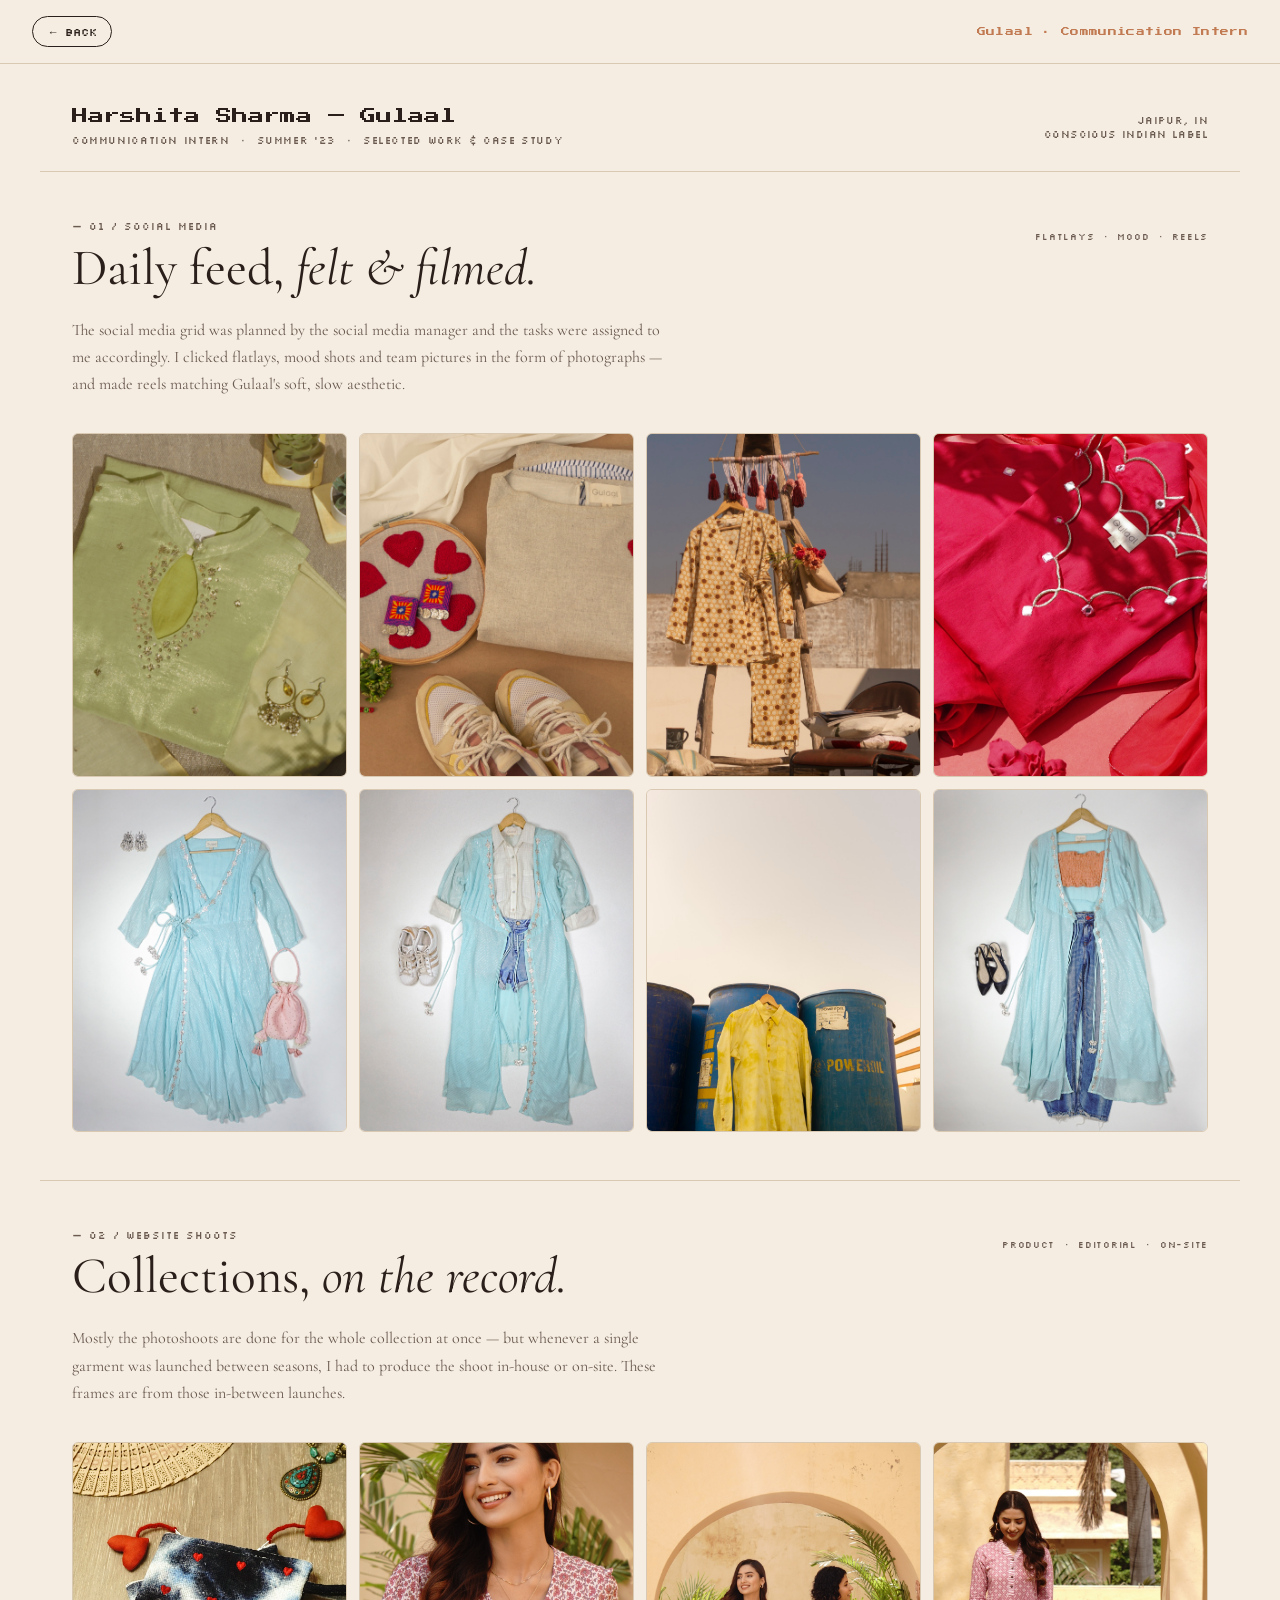
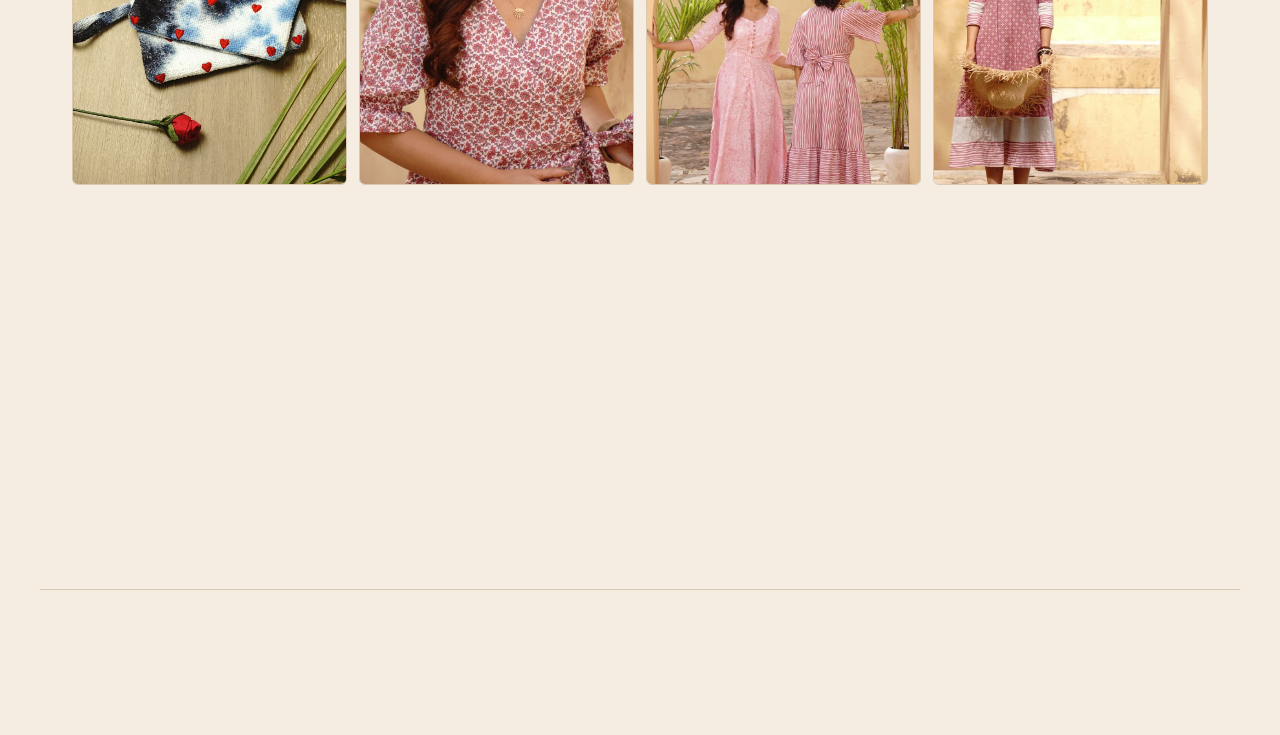
<file: gulaal.html>
<!doctype html>
<html lang="en">
  <head>
<script type="text/javascript">
    (function(c,l,a,r,i,t,y){
        c[a]=c[a]||function(){(c[a].q=c[a].q||[]).push(arguments)};
        t=l.createElement(r);t.async=1;t.src="https://www.clarity.ms/tag/"+i;
        y=l.getElementsByTagName(r)[0];y.parentNode.insertBefore(t,y);
    })(window, document, "clarity", "script", "yns14j9r4y");
</script>

    <meta charset="UTF-8" />
    <meta name="viewport" content="width=device-width, initial-scale=1.0" />
    <title>Gulaal – Communication Intern</title>
    <link rel="preconnect" href="https://fonts.googleapis.com" />
    <link rel="preconnect" href="https://fonts.gstatic.com" crossorigin />
    <link
      href="https://fonts.googleapis.com/css2?family=Press+Start+2P&family=Cormorant+Garamond:ital,wght@0,400;0,600;1,400&family=Silkscreen:wght@400;700&display=swap"
      rel="stylesheet"
    />
    <style>
      :root {
        --paper: #f5ede1;
        --paper2: #ece1d0;
        --ink: #2a1f1a;
        --ink-soft: #6b5a50;
        --line: #d9c9b3;
        --accent: #c17a52;
      }

      * { box-sizing: border-box; margin: 0; padding: 0; }

      html, body {
        background: var(--paper);
        color: var(--ink);
        scroll-behavior: smooth;
      }

      body {
        font-family: "Cormorant Garamond", Georgia, serif;
        -webkit-font-smoothing: antialiased;
        font-size: 18px;
      }

      /* ── Topbar ─────────────────────────────────────── */
      .topbar {
        display: flex;
        align-items: center;
        justify-content: space-between;
        gap: 1rem;
        padding: 1rem 2rem;
        border-bottom: 1px solid var(--line);
        position: sticky; top: 0; z-index: 20;
        background: rgba(245, 237, 225, 0.88);
        backdrop-filter: blur(14px);
      }

      .back-link {
        font-family: "Silkscreen", sans-serif;
        font-size: 0.7rem;
        text-decoration: none;
        color: var(--ink);
        border: 1.5px solid var(--ink);
        border-radius: 999px;
        padding: 0.45rem 0.9rem;
        background: var(--paper);
        transition: background 0.16s;
      }
      .back-link:hover { background: var(--paper2); }

      .topbar-title {
        font-family: "Press Start 2P", cursive;
        font-size: 0.55rem;
        color: var(--accent);
        letter-spacing: 0.04em;
      }

      /* ── Page intro ─────────────────────────────────── */
      .page-intro {
        max-width: 1200px;
        margin: 0 auto;
        padding: 2.5rem 2rem 1.5rem;
        display: flex;
        align-items: baseline;
        justify-content: space-between;
        gap: 2rem;
        flex-wrap: wrap;
        border-bottom: 1px solid var(--line);
      }
      .page-intro-left .name {
        font-family: "Press Start 2P", cursive;
        font-size: clamp(0.7rem, 1.3vw, 1rem);
        font-style: normal;
        font-weight: 400;
        color: var(--ink);
        line-height: 1.55;
      }
      .page-intro-left .role {
        margin-top: 0.25rem;
        font-family: "Silkscreen", sans-serif;
        font-size: 0.65rem;
        color: var(--ink-soft);
        letter-spacing: 0.06em;
      }
      .page-intro-right {
        font-family: "Silkscreen", sans-serif;
        font-size: 0.65rem;
        color: var(--ink-soft);
        text-align: right;
        letter-spacing: 0.04em;
      }

      /* ── Section ────────────────────────────────────── */
      .sec {
        max-width: 1200px;
        margin: 0 auto;
        padding: 3rem 2rem;
        border-bottom: 1px solid var(--line);
      }

      .sec-head {
        display: flex;
        align-items: flex-start;
        justify-content: space-between;
        gap: 2rem;
        margin-bottom: 1.2rem;
        flex-wrap: wrap;
      }
      .sec-head-left .sec-idx {
        font-family: "Silkscreen", sans-serif;
        font-size: 0.62rem;
        color: var(--ink-soft);
        letter-spacing: 0.1em;
        margin-bottom: 0.4rem;
      }
      .sec-heading {
        font-size: clamp(2rem, 4vw, 3.2rem);
        font-weight: 400;
        font-style: normal;
        line-height: 1.15;
        color: var(--ink);
      }
      .sec-heading em { font-style: italic; }

      .sec-tags {
        display: flex;
        gap: 0.6rem;
        align-items: center;
        flex-wrap: wrap;
        padding-top: 0.6rem;
      }
      .sec-tag {
        font-family: "Silkscreen", sans-serif;
        font-size: 0.58rem;
        letter-spacing: 0.08em;
        color: var(--ink-soft);
      }
      .sec-tag + .sec-tag::before {
        content: "·";
        margin-right: 0.6rem;
      }

      .sec-body {
        max-width: 75ch;
        font-size: clamp(1rem, 1.2vw, 1.15rem);
        line-height: 1.7;
        color: var(--ink-soft);
        margin-bottom: 2.2rem;
      }

      /* ── Image Grid ─────────────────────────────────── */
      .img-grid {
        display: grid;
        grid-template-columns: repeat(4, 1fr);
        gap: 0.75rem;
      }

      .img-cell {
        background: var(--paper2);
        border-radius: 6px;
        overflow: hidden;
        border: 1px solid var(--line);
        transition: transform 0.22s ease, box-shadow 0.22s ease;
        cursor: zoom-in;
      }
      .img-cell:hover {
        transform: translateY(-4px);
        box-shadow: 0 16px 40px rgba(42,31,26,.14);
      }
      .img-cell img {
        display: block;
        width: 100%;
        aspect-ratio: 4/5;
        object-fit: cover;
      }

      /* ── Footer ─────────────────────────────────────── */
      .page-footer {
        max-width: 1200px;
        margin: 0 auto;
        padding: 3rem 2rem;
        font-size: clamp(1.1rem, 2vw, 1.5rem);
        font-style: italic;
        color: var(--ink-soft);
      }

      /* ── Reveal ─────────────────────────────────────── */
      .reveal {
        opacity: 0;
        transform: translateY(20px);
        transition: opacity 0.7s ease, transform 0.7s ease;
        transition-delay: var(--d, 0ms);
      }
      .reveal.in { opacity: 1; transform: none; }

      @media (prefers-reduced-motion: reduce) {
        .reveal { opacity: 1; transform: none; transition: none; }
      }

      @media (max-width: 900px) {
        .img-grid { grid-template-columns: repeat(2, 1fr); }
        .sec-head { flex-direction: column; gap: 0.8rem; }
      }
      @media (max-width: 600px) {
        .topbar { padding: 0.8rem 1rem; }
        .page-intro, .sec { padding-inline: 1rem; }
        .img-grid { gap: 0.5rem; }
        .img-cell img { aspect-ratio: 1; }
      }
    </style>
    <script>if(window.self!==window.top){document.write('<style>.topbar{display:none!important}</style>');}</script>
  </head>
  <body>

    <div class="topbar">
      <a class="back-link" href="index.html">← Back</a>
      <span class="topbar-title">Gulaal · Communication Intern</span>
    </div>

    <div class="page-intro reveal">
      <div class="page-intro-left">
        <p class="name">Harshita Sharma — Gulaal</p>
        <p class="role">Communication Intern &nbsp;·&nbsp; Summer '23 &nbsp;·&nbsp; Selected Work &amp; Case Study</p>
      </div>
      <div class="page-intro-right">
        Jaipur, IN<br />Conscious Indian Label
      </div>
    </div>

    <!-- ── 01 · Social Media ──────────────────────────── -->
    <section class="sec">
      <div class="sec-head">
        <div class="sec-head-left reveal">
          <p class="sec-idx">— 01 / Social Media</p>
          <h2 class="sec-heading">Daily feed, <em>felt &amp; filmed.</em></h2>
        </div>
        <div class="sec-tags reveal" style="--d:80ms">
          <span class="sec-tag">Flatlays</span>
          <span class="sec-tag">Mood</span>
          <span class="sec-tag">Reels</span>
        </div>
      </div>
      <p class="sec-body reveal" style="--d:120ms">
        The social media grid was planned by the social media manager and the tasks were assigned
        to me accordingly. I clicked flatlays, mood shots and team pictures in the form of
        photographs — and made reels matching Gulaal's soft, slow aesthetic.
      </p>
      <div class="img-grid">
        <div class="img-cell reveal" style="--d:0ms"><img src="Gulaal/Flatlay (1).jpg"  alt="Pistachio flatlay" loading="lazy" /></div>
        <div class="img-cell reveal" style="--d:60ms"><img src="Gulaal/flatlayy.jpg"    alt="Flatlay"          loading="lazy" /></div>
        <div class="img-cell reveal" style="--d:120ms"><img src="Gulaal/FL - 2.jpg"     alt="Flatlay 2"        loading="lazy" /></div>
        <div class="img-cell reveal" style="--d:180ms"><img src="Gulaal/4.jpg"           alt="Everyday edit"    loading="lazy" /></div>
        <div class="img-cell reveal" style="--d:60ms"><img src="Gulaal/12(nuetral).jpg" alt="Neutral tones"    loading="lazy" /></div>
        <div class="img-cell reveal" style="--d:120ms"><img src="Gulaal/22(nuetral).jpg" alt="Neutral tones"   loading="lazy" /></div>
        <div class="img-cell reveal" style="--d:180ms"><img src="Gulaal/story bg 3.jpg" alt="Reel mood"        loading="lazy" /></div>
        <div class="img-cell reveal" style="--d:240ms"><img src="Gulaal/Untitled-1.jpg" alt="Content"          loading="lazy" /></div>
      </div>
    </section>

    <!-- ── 02 · Website Shoots ───────────────────────── -->
    <section class="sec">
      <div class="sec-head">
        <div class="sec-head-left reveal">
          <p class="sec-idx">— 02 / Website Shoots</p>
          <h2 class="sec-heading">Collections, <em>on the record.</em></h2>
        </div>
        <div class="sec-tags reveal" style="--d:80ms">
          <span class="sec-tag">Product</span>
          <span class="sec-tag">Editorial</span>
          <span class="sec-tag">On-site</span>
        </div>
      </div>
      <p class="sec-body reveal" style="--d:120ms">
        Mostly the photoshoots are done for the whole collection at once — but whenever a single
        garment was launched between seasons, I had to produce the shoot in-house or on-site.
        These frames are from those in-between launches.
      </p>
      <div class="img-grid">
        <div class="img-cell reveal" style="--d:0ms"><img src="Gulaal/website-1.jpg"       alt="Editorial"      loading="lazy" /></div>
        <div class="img-cell reveal" style="--d:60ms"><img src="Gulaal/DSC09882.JPG"        alt="On-site shoot"  loading="lazy" /></div>
        <div class="img-cell reveal" style="--d:120ms"><img src="Gulaal/DSC09900.JPG"       alt="Through arch"   loading="lazy" /></div>
        <div class="img-cell reveal" style="--d:180ms"><img src="Gulaal/DSC09912.JPG"       alt="Block print"    loading="lazy" /></div>
        <div class="img-cell reveal" style="--d:60ms"><img src="Gulaal/website - 3.jpg"    alt="Website shoot"  loading="lazy" /></div>
        <div class="img-cell reveal" style="--d:120ms"><img src="Gulaal/website 4.jpg"      alt="Website shoot"  loading="lazy" /></div>
        <div class="img-cell reveal" style="--d:180ms"><img src="Gulaal/Untitled-1 copy.jpg" alt="Product detail" loading="lazy" /></div>
      </div>
    </section>

    <footer class="page-footer reveal">— with love, Harshita.</footer>

    <script>
      var revealEls = document.querySelectorAll('.reveal');
      if ('IntersectionObserver' in window) {
        var obs = new IntersectionObserver(function(entries) {
          entries.forEach(function(e) {
            if (!e.isIntersecting) return;
            e.target.classList.add('in');
            obs.unobserve(e.target);
          });
        }, { rootMargin: '0px 0px -8% 0px', threshold: 0.1 });
        revealEls.forEach(function(el) { obs.observe(el); });
      } else {
        revealEls.forEach(function(el) { el.classList.add('in'); });
      }
    </script>

  </body>
</html>
</file>
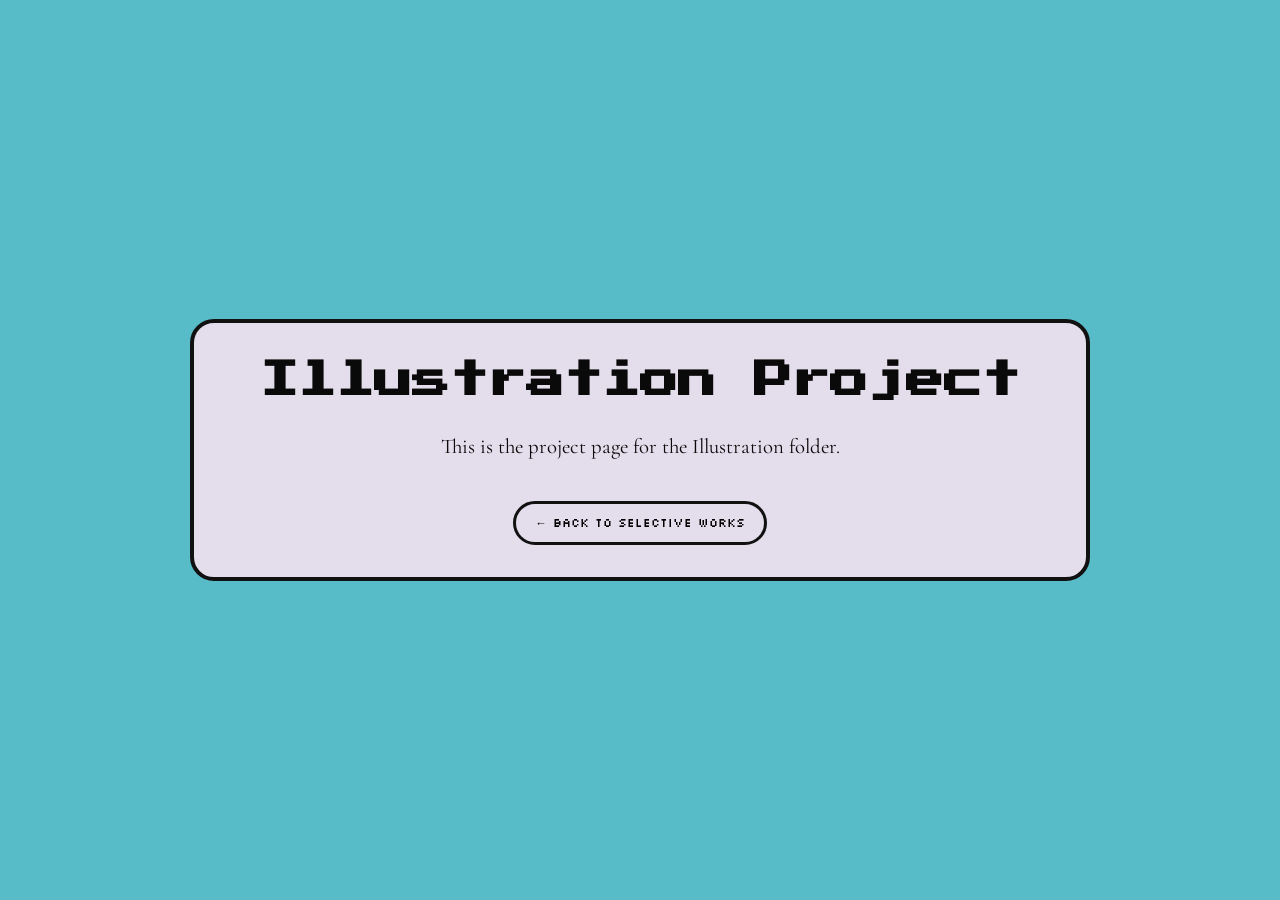
<file: illustration-project.html>
<!doctype html>
<html lang="en">
  <head>
<script type="text/javascript">
    (function(c,l,a,r,i,t,y){
        c[a]=c[a]||function(){(c[a].q=c[a].q||[]).push(arguments)};
        t=l.createElement(r);t.async=1;t.src="https://www.clarity.ms/tag/"+i;
        y=l.getElementsByTagName(r)[0];y.parentNode.insertBefore(t,y);
    })(window, document, "clarity", "script", "yns14j9r4y");
</script>

    <meta charset="UTF-8" />
    <meta name="viewport" content="width=device-width, initial-scale=1.0" />
    <title>Illustration Project</title>
    <link rel="preconnect" href="https://fonts.googleapis.com" />
    <link rel="preconnect" href="https://fonts.gstatic.com" crossorigin />
    <link href="https://fonts.googleapis.com/css2?family=Press+Start+2P&family=Silkscreen:wght@400;700&family=Cormorant+Garamond:ital,wght@0,400;0,600;1,400&display=swap" rel="stylesheet" />
    <style>
      * { box-sizing: border-box; }
      body {
        margin: 0;
        min-height: 100vh;
        display: grid;
        place-items: center;
        background: #58bcc8;
        color: #0a0a0a;
        font-family: "Cormorant Garamond", Georgia, serif;
        font-size: 18px;
        padding: 2rem;
      }
      .card {
        width: min(900px, 94vw);
        border: 4px solid #111;
        border-radius: 24px;
        background: #e3ddec;
        padding: 2rem;
        text-align: center;
      }
      h1 {
        font-family: "Press Start 2P", cursive;
        font-size: clamp(1.2rem, 3vw, 2.4rem);
        line-height: 1.4;
        margin: 0 0 1rem;
      }
      p { font-size: clamp(1rem, 1.7vw, 1.3rem); line-height: 1.65; }
      a {
        display: inline-block;
        margin-top: 1rem;
        text-decoration: none;
        color: #000;
        font-family: "Silkscreen", sans-serif;
        font-size: 0.72rem;
        border: 3px solid #111;
        border-radius: 999px;
        padding: 0.7rem 1.2rem;
      }
    </style>
  </head>
  <body>
    <section class="card">
      <h1>Illustration Project</h1>
      <p>This is the project page for the Illustration folder.</p>
      <a href="selective-works.html">← Back to Selective works</a>
    </section>
  </body>
</html>
</file>
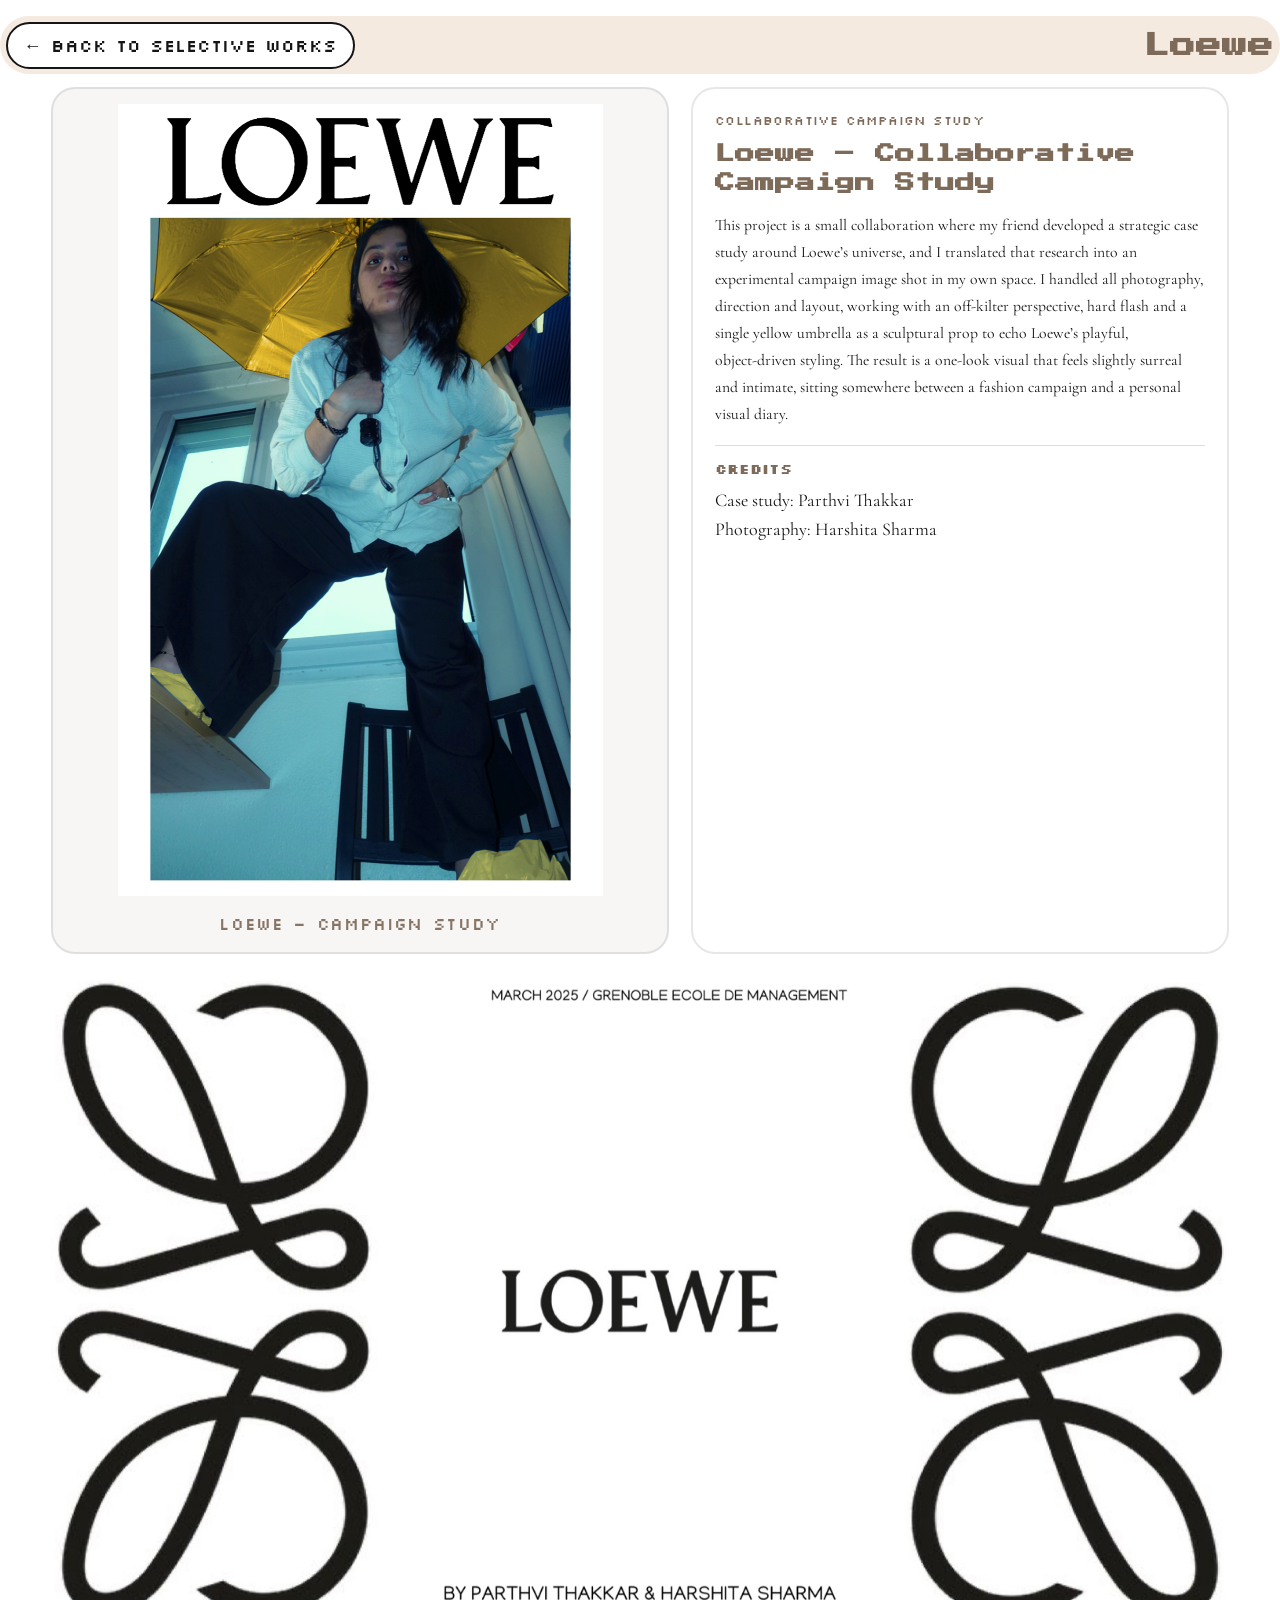
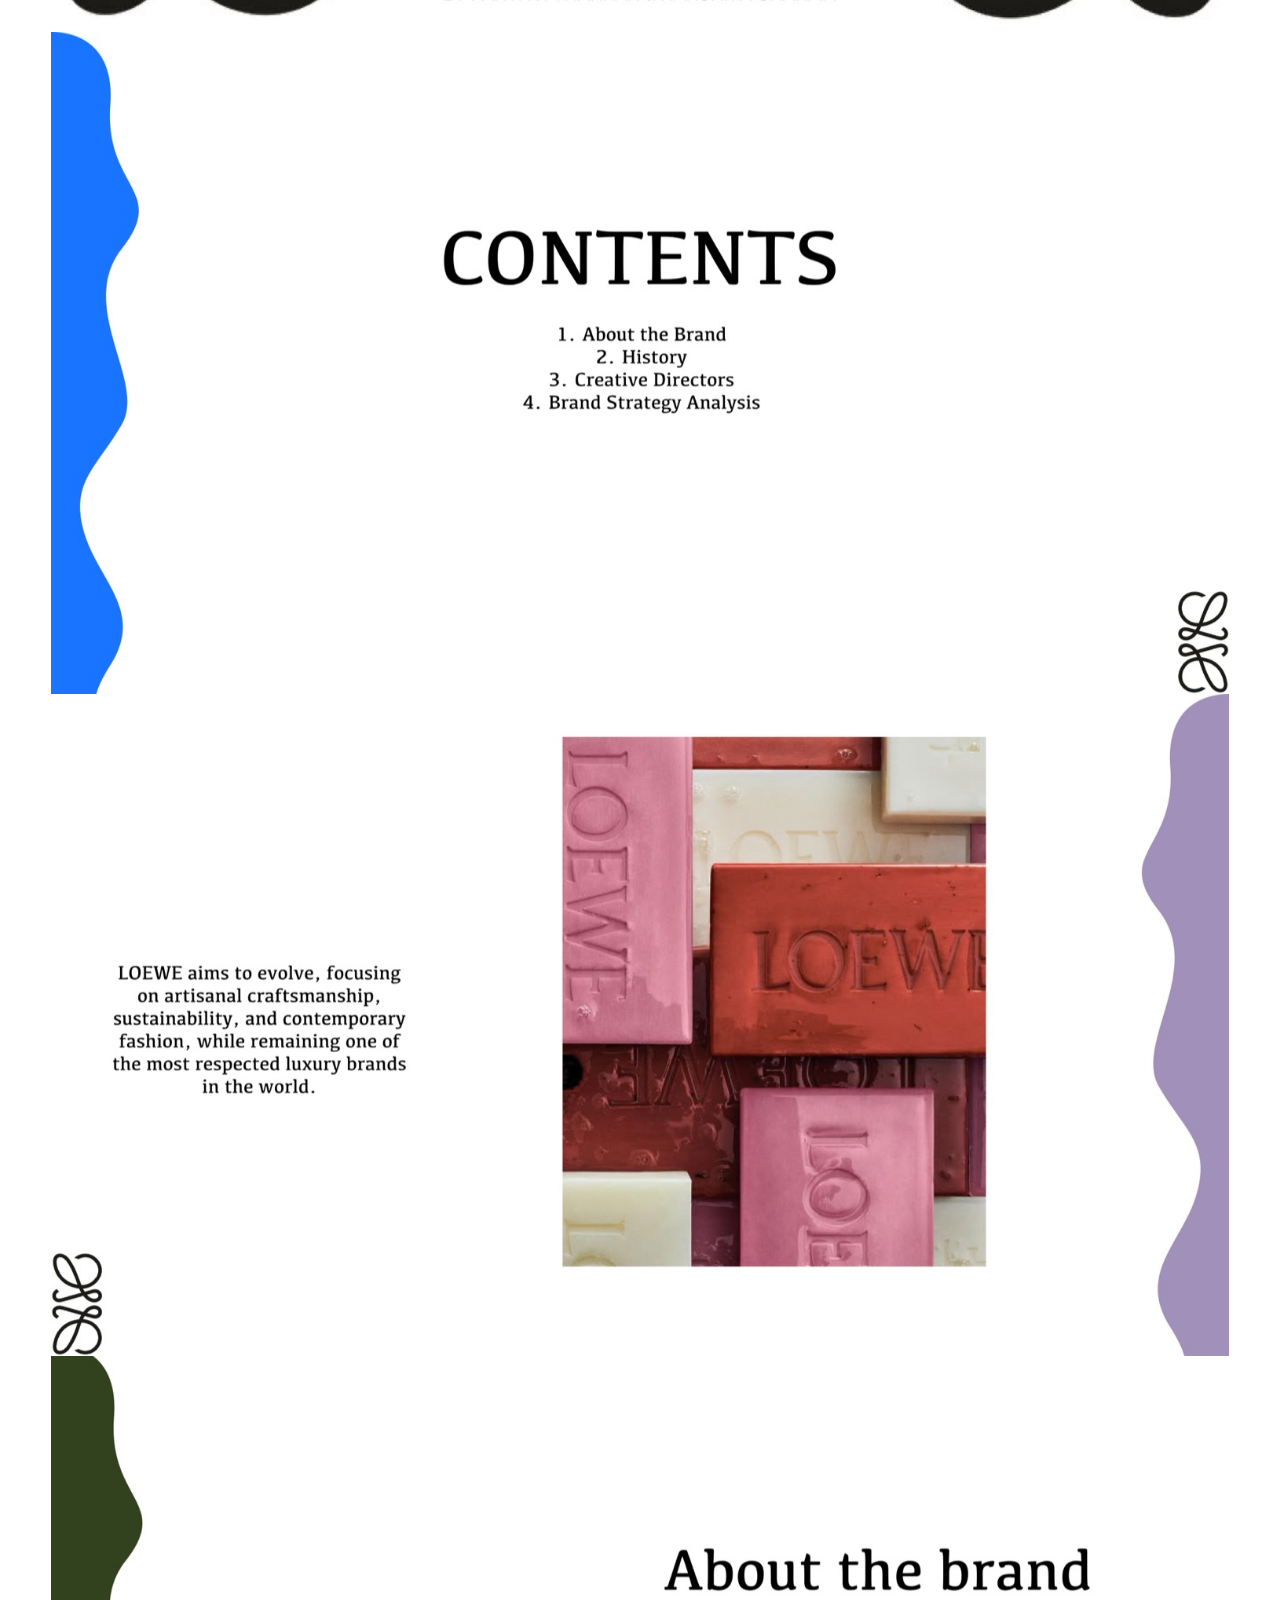
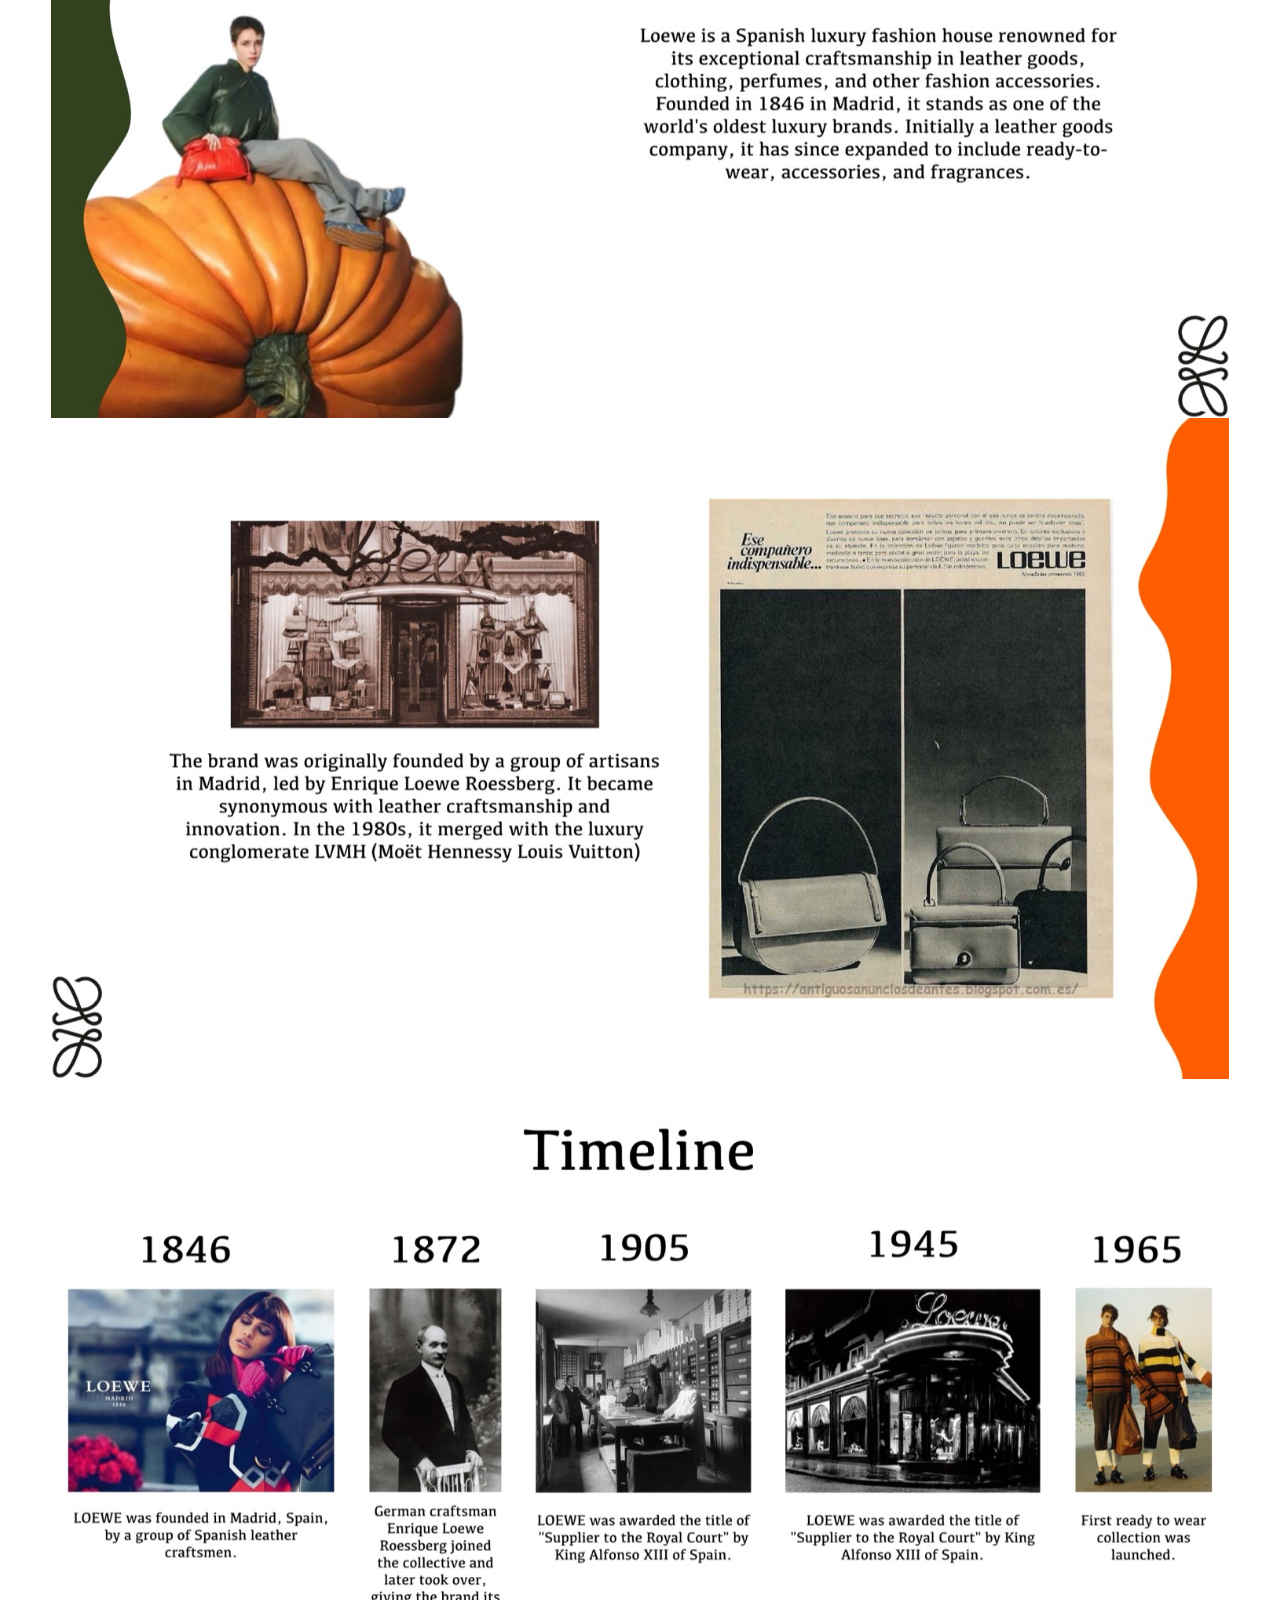
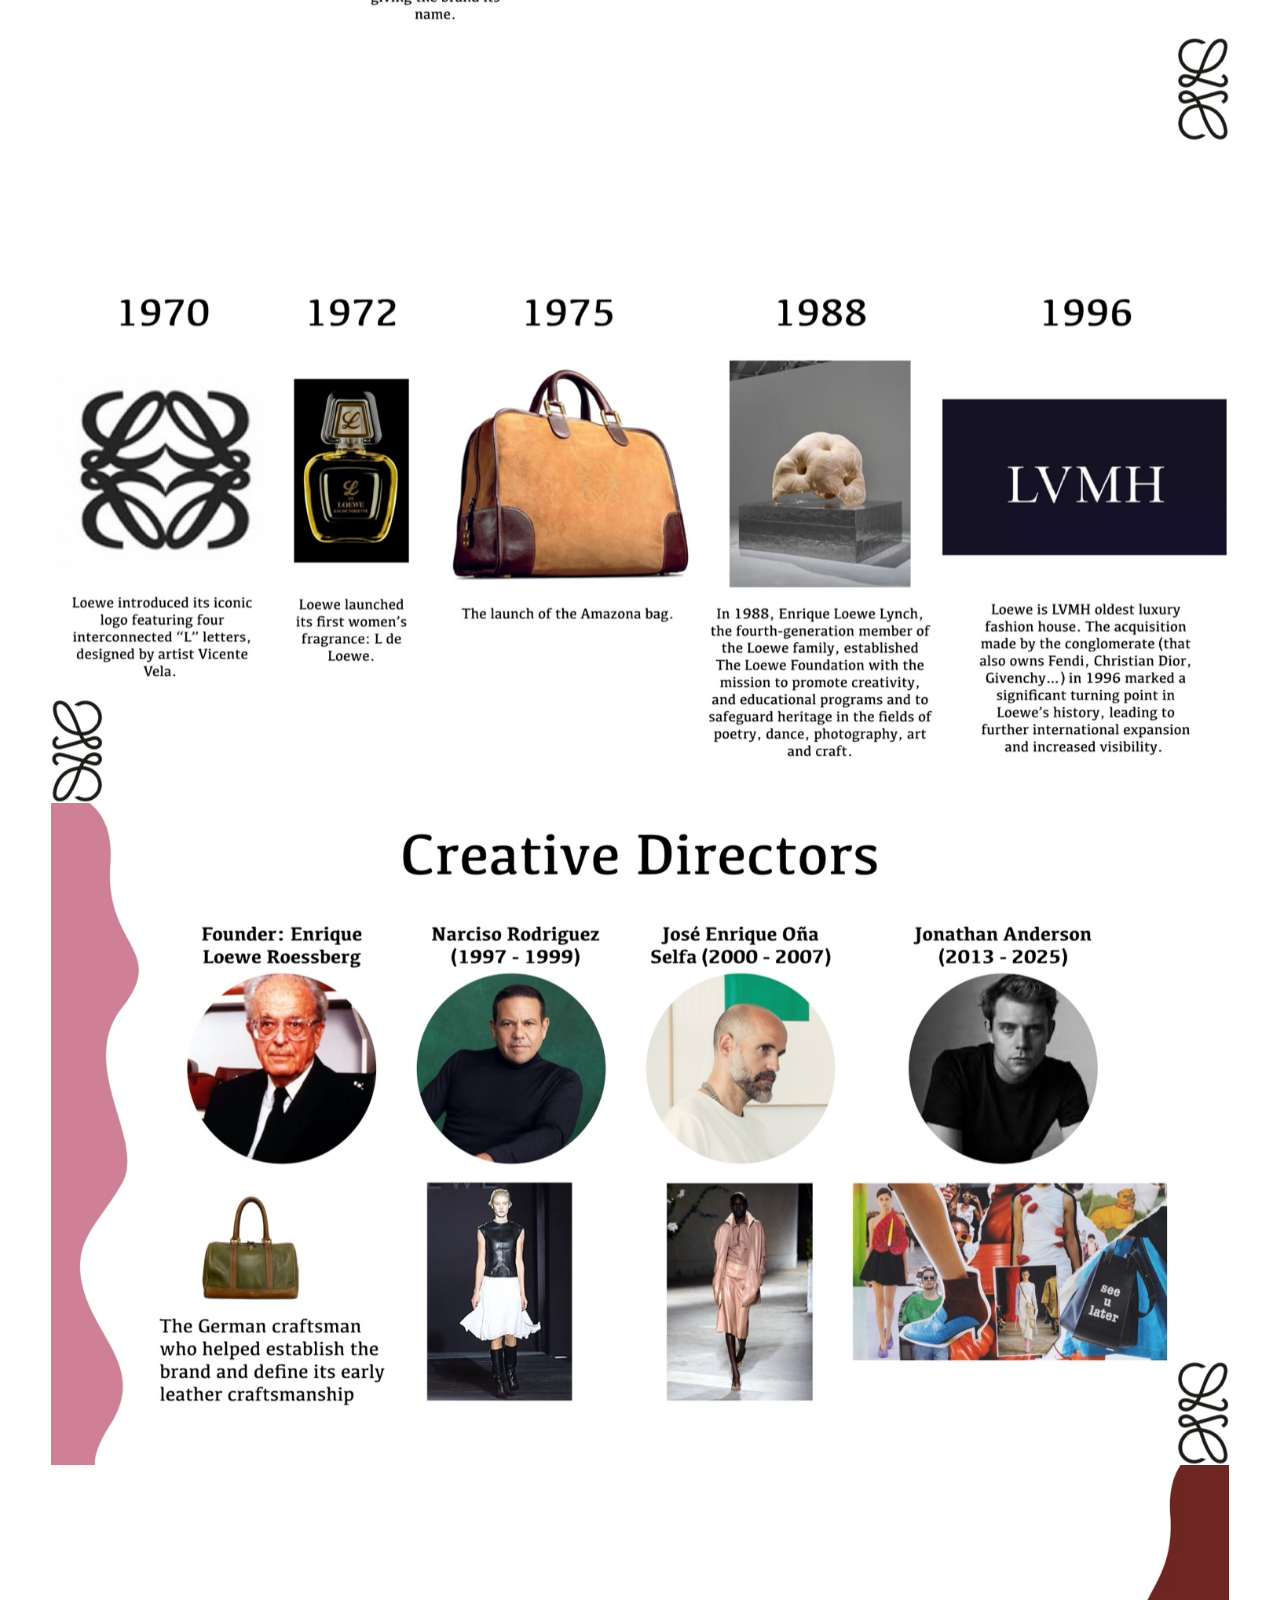
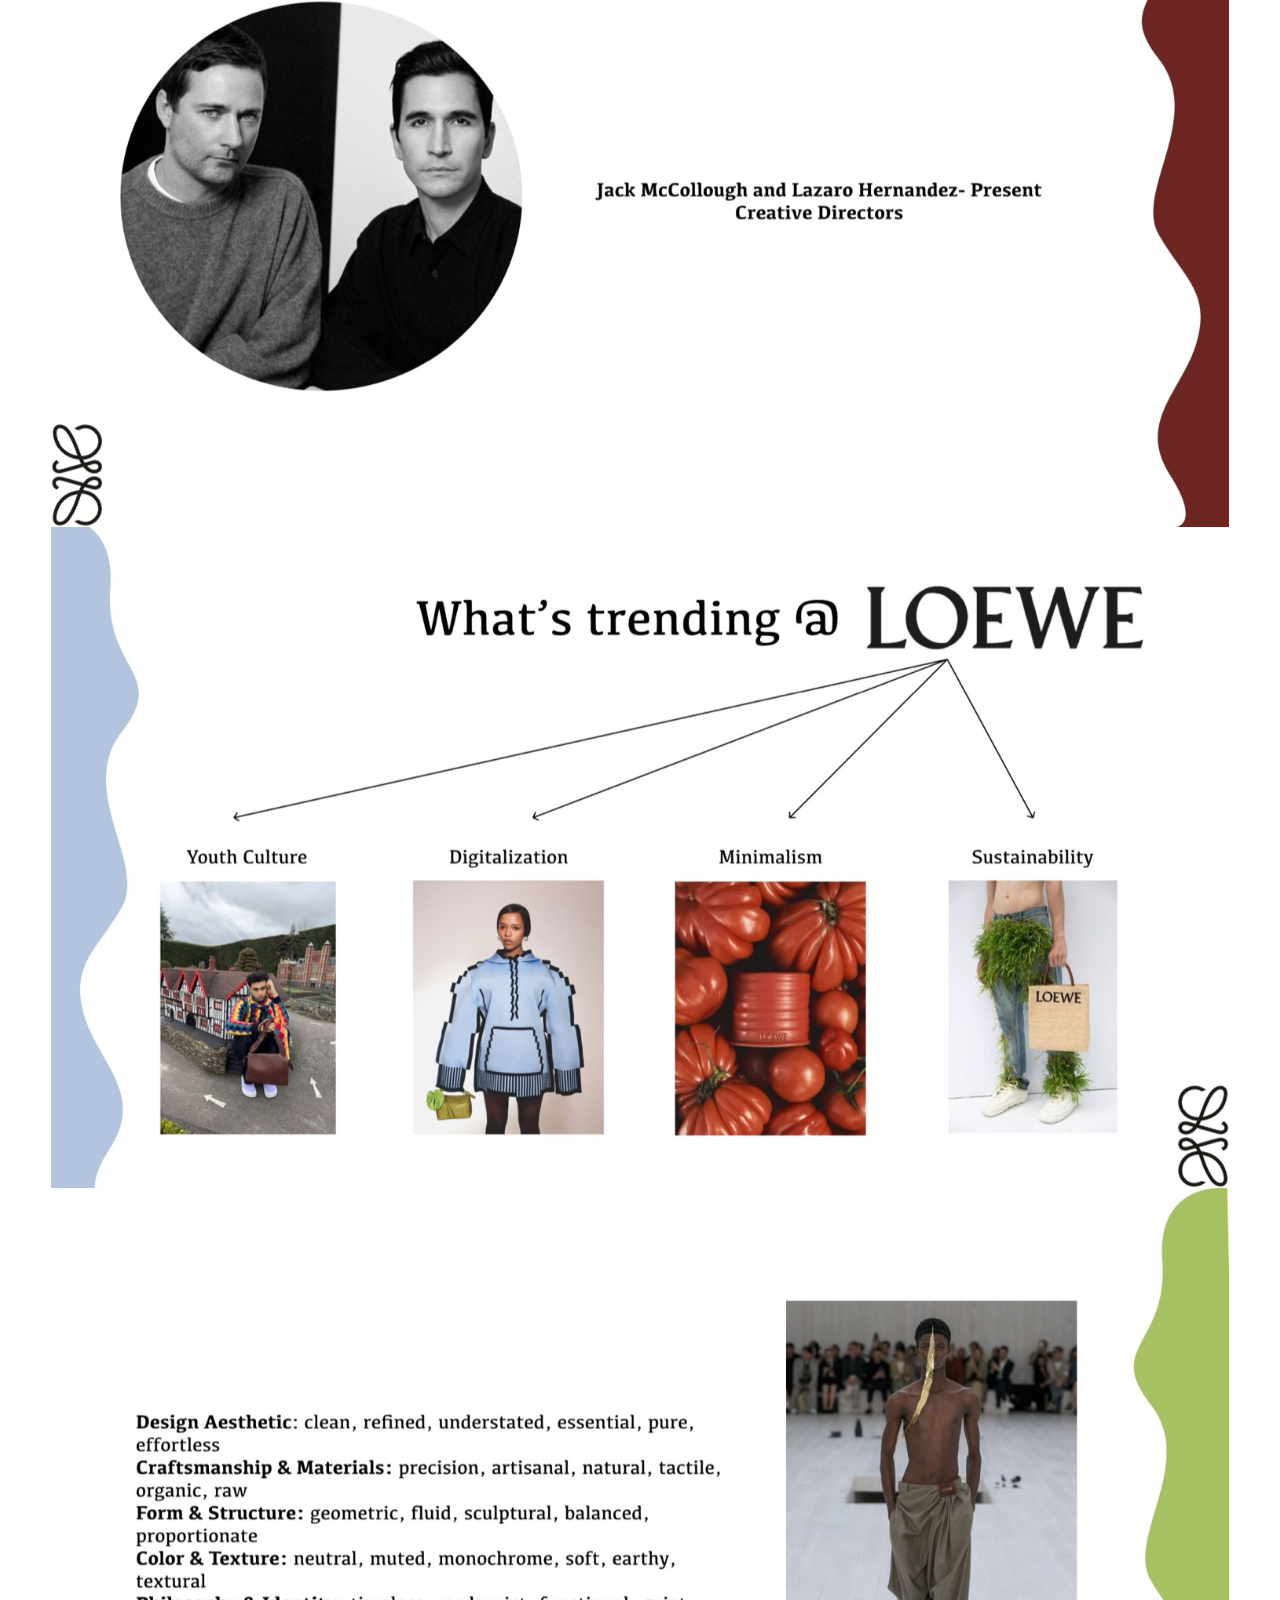
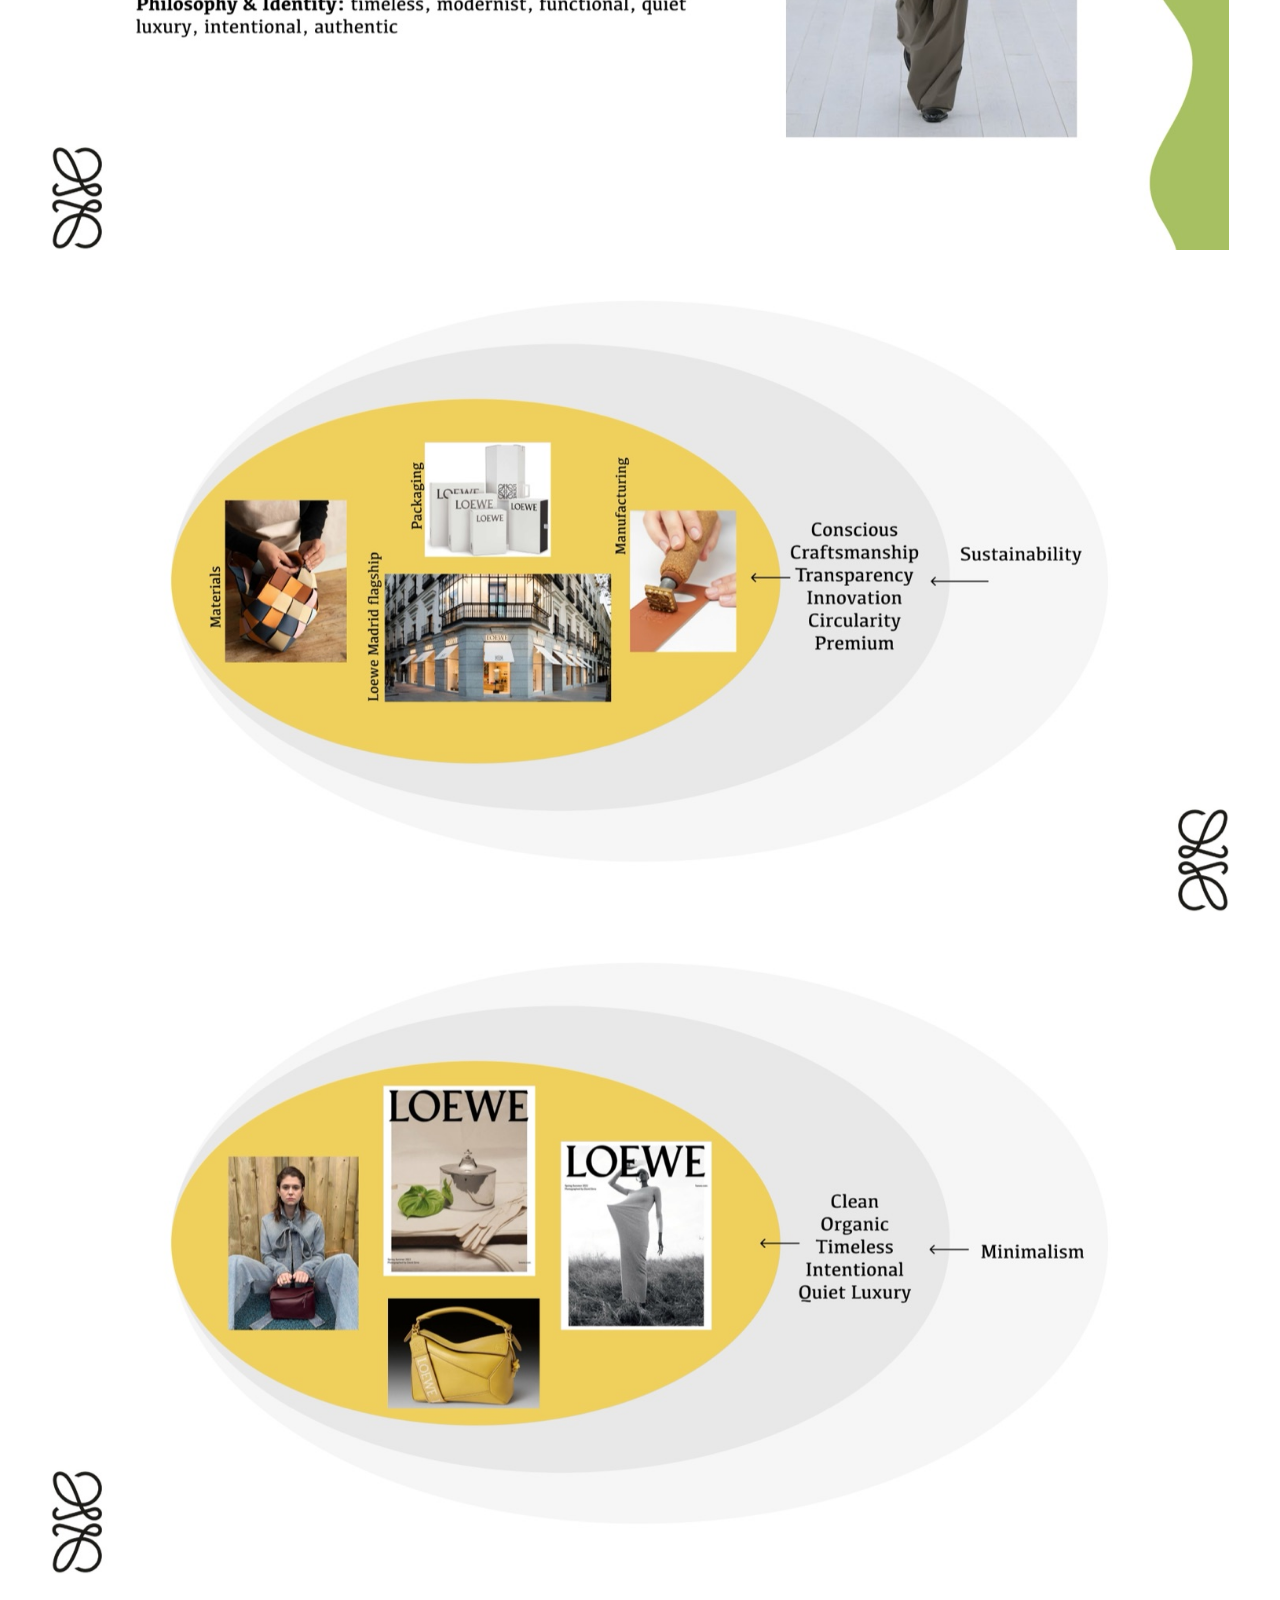
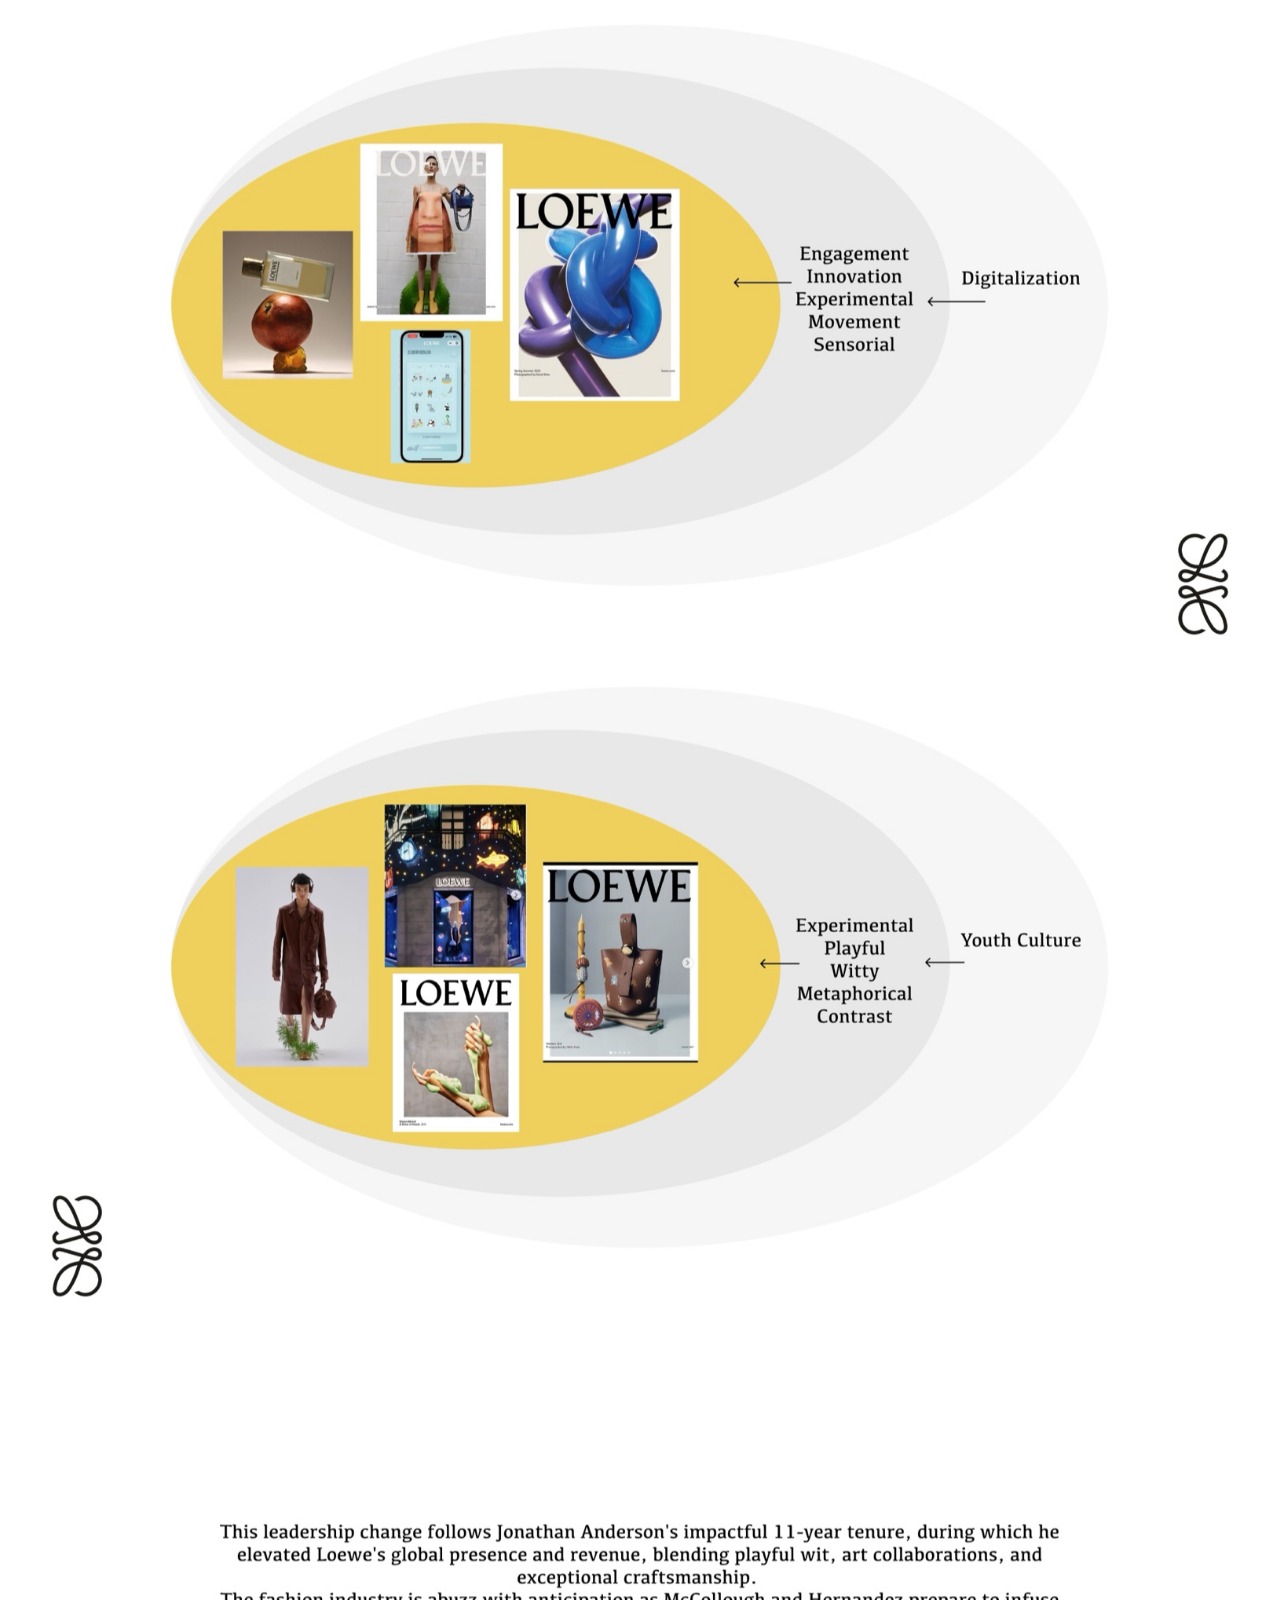
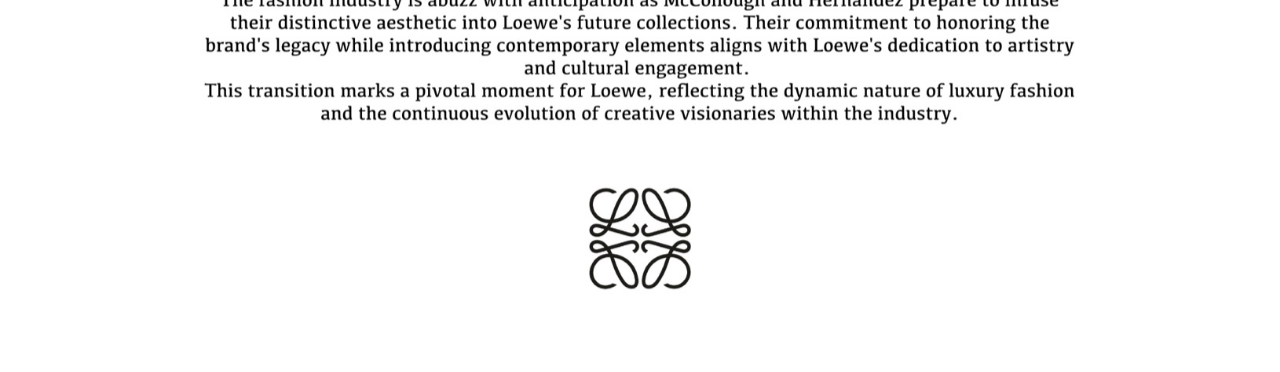
<file: loewe.html>
<!doctype html>
<html lang="en">
  <head>
<script type="text/javascript">
    (function(c,l,a,r,i,t,y){
        c[a]=c[a]||function(){(c[a].q=c[a].q||[]).push(arguments)};
        t=l.createElement(r);t.async=1;t.src="https://www.clarity.ms/tag/"+i;
        y=l.getElementsByTagName(r)[0];y.parentNode.insertBefore(t,y);
    })(window, document, "clarity", "script", "yns14j9r4y");
</script>

    <meta charset="UTF-8" />
    <meta name="viewport" content="width=device-width, initial-scale=1.0" />
    <title>Loewe</title>
    <link rel="preconnect" href="https://fonts.googleapis.com" />
    <link rel="preconnect" href="https://fonts.gstatic.com" crossorigin />
    <link
      href="https://fonts.googleapis.com/css2?family=Press+Start+2P&family=Silkscreen:wght@400;700&family=Cormorant+Garamond:ital,wght@0,400;0,600;1,400&display=swap"
      rel="stylesheet"
    />
    <style>
      :root {
        --bg: #ffffff;
        --ink: #141414;
        --accent: #7e6a59;
      }

      * {
        box-sizing: border-box;
      }

      html,
      body {
        margin: 0;
        padding: 0;
        background: var(--bg);
        color: var(--ink);
        scroll-behavior: smooth;
      }

      body {
        font-family: "Cormorant Garamond", Georgia, serif;
        font-size: 18px;
        -webkit-font-smoothing: antialiased;
      }

      .page {
        min-height: 100vh;
        display: flex;
        flex-direction: column;
        padding: 1rem 0 0.8rem;
      }

      .topbar {
        display: flex;
        align-items: center;
        justify-content: space-between;
        gap: 1rem;
        margin-bottom: 0.8rem;
        max-width: 1500px;
        width: 100%;
        align-self: center;
        position: sticky;
        top: 0.75rem;
        z-index: 10;
        padding: 0.35rem;
        border-radius: 999px;
        backdrop-filter: blur(16px);
        background: rgba(241, 226, 213, 0.72);
      }

      .back-link {
        display: inline-block;
        font-family: "Silkscreen", sans-serif;
        text-decoration: none;
        color: #151515;
        border: 2px solid #151515;
        border-radius: 999px;
        padding: 0.6rem 1rem;
        background: #fff;
        transition: transform 160ms ease, box-shadow 160ms ease;
      }

      .back-link:hover,
      .back-link:focus-visible {
        transform: translateY(-2px);
        box-shadow: 0 10px 18px rgba(0, 0, 0, 0.08);
      }

      h1 {
        margin: 0;
        font-family: "Press Start 2P", cursive;
        font-size: clamp(1.2rem, 2vw, 2.2rem);
        color: var(--accent);
      }

      .intro-grid {
        width: 100%;
        max-width: 1500px;
        align-self: center;
        padding-inline: clamp(0.8rem, 4vw, 3.4rem);
        margin-bottom: 1rem;
        display: grid;
        grid-template-columns: minmax(0, 1.15fr) minmax(0, 1fr);
        gap: clamp(0.9rem, 2vw, 1.4rem);
        align-items: stretch;
      }

      .hero-image-card {
        border: 2px solid rgba(20, 20, 20, 0.1);
        border-radius: 24px;
        background: #f8f6f4;
        padding: clamp(0.55rem, 1.2vw, 0.9rem);
        display: grid;
        place-items: center;
      }

      .hero-image-card img {
        width: 100%;
        max-width: 700px;
        max-height: min(88vh, 1100px);
        margin-left: auto;
        margin-right: auto;
        object-fit: contain;
        border-radius: 18px;
        display: block;
      }

      .hero-caption {
        margin: 1.1rem 0 0.2rem;
        text-align: center;
        font-family: "Silkscreen", sans-serif;
        font-size: 1.04rem;
        letter-spacing: 0.04em;
        color: var(--accent);
        opacity: 0.92;
        line-height: 1.3;
      }

      .copy-card {
        border: 2px solid rgba(20, 20, 20, 0.1);
        border-radius: 24px;
        background: #fff;
        padding: clamp(1rem, 2vw, 1.35rem);
        display: flex;
        flex-direction: column;
        justify-content: flex-start;
      }

      .kicker {
        margin: 0 0 0.75rem;
        font-family: "Silkscreen", sans-serif;
        letter-spacing: 0.03em;
        font-size: 0.82rem;
        color: var(--accent);
      }

      .title-wrap {
        width: 100%;
        max-width: 1500px;
        align-self: center;
        margin: 0.35rem 0 1.2rem;
        padding: clamp(1rem, 2.2vw, 1.6rem);
        border: 2px solid rgba(20, 20, 20, 0.1);
        border-radius: 28px;
        background: rgba(248, 246, 244, 0.9);
      }

      .title-wrap h2,
      .copy-card h2 {
        margin: 0;
        font-family: "Press Start 2P", cursive;
        font-size: clamp(1rem, 1.55vw, 1.26rem);
        line-height: 1.45;
        color: var(--accent);
      }

      .summary {
        margin: 1rem 0 0;
        font-size: clamp(0.98rem, 1.2vw, 1.08rem);
        line-height: 1.72;
      }

      .credits-block {
        margin-top: 1rem;
        padding-top: 0.8rem;
        border-top: 1px solid rgba(20, 20, 20, 0.14);
      }

      .credits-block h3 {
        margin: 0 0 0.5rem;
        font-family: "Silkscreen", sans-serif;
        font-size: 0.9rem;
        color: var(--accent);
      }

      .credits-block p {
        margin: 0;
        line-height: 1.6;
      }

      .gallery-shell {
        width: 100%;
        max-width: 1500px;
        align-self: center;
        padding-inline: clamp(0.8rem, 4vw, 3.4rem);
      }

      .gallery {
        width: 100%;
        display: grid;
        gap: 0;
      }

      .photo-card {
        width: 100%;
        margin: 0;
        border: 0;
        border-radius: 0;
        background: transparent;
        box-shadow: none;
        overflow: hidden;
        padding: 0;
      }

      .photo-card img {
        display: block;
        width: 100%;
        height: auto;
        border-radius: 0;
        object-fit: contain;
        background: transparent;
      }

      .reveal-on-scroll {
        opacity: 0;
        transform: translateY(18px);
        transition:
          opacity 0.72s cubic-bezier(0.22, 1, 0.36, 1),
          transform 0.72s cubic-bezier(0.22, 1, 0.36, 1);
        transition-delay: var(--reveal-delay, 0ms);
      }

      .reveal-on-scroll.is-visible {
        opacity: 1;
        transform: translateY(0);
      }

      @media (prefers-reduced-motion: reduce) {
        .reveal-on-scroll,
        .reveal-on-scroll.is-visible {
          opacity: 1;
          transform: none;
          transition: none;
        }
      }

      @media (max-width: 980px) {
        .intro-grid {
          grid-template-columns: 1fr;
        }
      }

      @media (max-width: 760px) {
        .page {
          padding: 0.9rem 0 0.6rem;
        }

        .topbar {
          flex-direction: column;
          align-items: flex-start;
          position: static;
          border-radius: 28px;
          margin-inline: 0.9rem;
        }

        .title-wrap,
        .gallery-shell {
          padding-inline: 0.9rem;
        }
      }
    </style>
    <script>if(window.self!==window.top){document.write('<style>.topbar,.back-link{display:none!important}</style>');}</script>
  </head>
  <body>
    <main class="page">
      <div class="topbar">
        <a class="back-link" href="selective-works.html">← Back to Selective works</a>
        <h1>Loewe</h1>
      </div>

      <section class="intro-grid reveal-on-scroll" aria-label="Loewe project">
        <div class="hero-image-card">
          <img src="loewe/main_image.png" alt="Loewe Campaign" />
          <p class="hero-caption">Loewe – Campaign Study</p>
        </div>
        <div class="copy-card">
          <p class="kicker">COLLABORATIVE CAMPAIGN STUDY</p>
          <h2>Loewe – Collaborative Campaign Study</h2>
          <p class="summary">
            This project is a small collaboration where my friend developed a strategic case study around
            Loewe’s universe, and I translated that research into an experimental campaign image shot in
            my own space. I handled all photography, direction and layout, working with an off‑kilter
            perspective, hard flash and a single yellow umbrella as a sculptural prop to echo Loewe’s
            playful, object‑driven styling. The result is a one‑look visual that feels slightly surreal
            and intimate, sitting somewhere between a fashion campaign and a personal visual diary.
          </p>
          <div class="credits-block" aria-label="Project credits">
            <h3>Credits</h3>
            <p>Case study: Parthvi Thakkar<br />Photography: Harshita Sharma</p>
          </div>
        </div>
      </section>

      <section class="gallery-shell" aria-label="Loewe image sequence">
        <div class="gallery" id="gallery"></div>
      </section>
    </main>

    <script>
      const imageFiles = [
        "Loewe_page-0001.jpg",
        "Loewe_page-0002.jpg",
        "Loewe_page-0003.jpg",
        "Loewe_page-0004.jpg",
        "Loewe_page-0005.jpg",
        "Loewe_page-0006.jpg",
        "Loewe_page-0007.jpg",
        "Loewe_page-0008.jpg",
        "Loewe_page-0009.jpg",
        "Loewe_page-0010.jpg",
        "Loewe_page-0011.jpg",
        "Loewe_page-0012.jpg",
        "Loewe_page-0013.jpg",
        "Loewe_page-0014.jpg",
        "Loewe_page-0015.jpg",
        "Loewe_page-0016.jpg"
      ];

      const gallery = document.getElementById("gallery");

      imageFiles.forEach((fileName) => {
        const figure = document.createElement("figure");
        figure.className = "photo-card";

        const img = document.createElement("img");
        img.loading = "lazy";
        img.decoding = "async";
        img.src = `loewe/${fileName}`;
        img.alt = `Loewe ${fileName.replace(/\.jpg$/i, "")}`;

        figure.appendChild(img);
        gallery.appendChild(figure);
      });

      const revealTargets = document.querySelectorAll(".intro-grid, .photo-card");
      revealTargets.forEach((el, index) => {
        el.classList.add("reveal-on-scroll");
        el.style.setProperty("--reveal-delay", `${(index % 5) * 55}ms`);
      });

      const revealInView = () => {
        const viewTop = window.innerHeight * 0.08;
        const viewBottom = window.innerHeight * 0.9;
        revealTargets.forEach((el) => {
          if (el.classList.contains("is-visible")) return;
          const rect = el.getBoundingClientRect();
          if (rect.top <= viewBottom && rect.bottom >= viewTop) {
            el.classList.add("is-visible");
          }
        });
      };

      if (!("IntersectionObserver" in window)) {
        revealTargets.forEach((el) => el.classList.add("is-visible"));
      } else {
        const observer = new IntersectionObserver(
          (entries) => {
            entries.forEach((entry) => {
              if (!entry.isIntersecting) return;
              entry.target.classList.add("is-visible");
              observer.unobserve(entry.target);
            });
          },
          {
            rootMargin: "0px 0px -12% 0px",
            threshold: 0.12,
          }
        );

        revealTargets.forEach((el) => observer.observe(el));
      }

      window.addEventListener("scroll", revealInView, { passive: true });
      window.addEventListener("resize", revealInView);
      window.addEventListener("load", revealInView);
      requestAnimationFrame(revealInView);
    </script>
  </body>
</html>
</file>
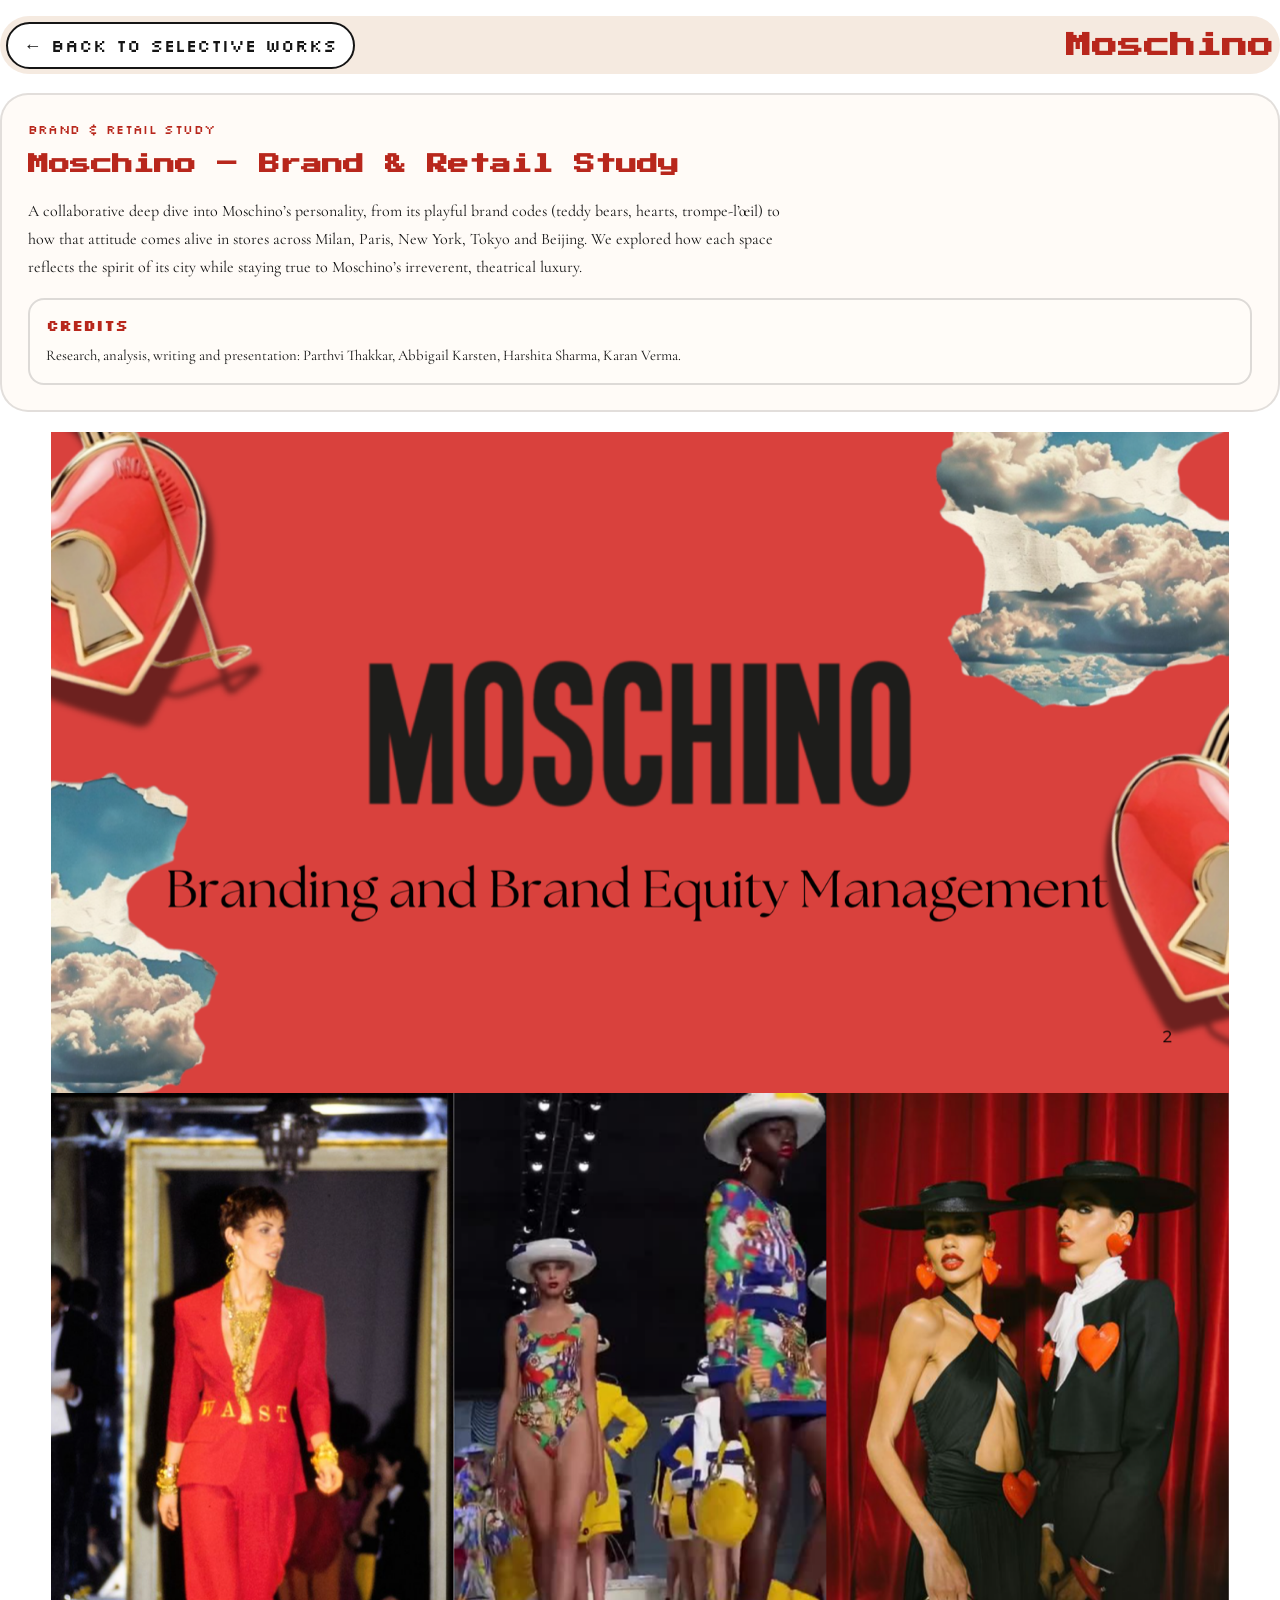
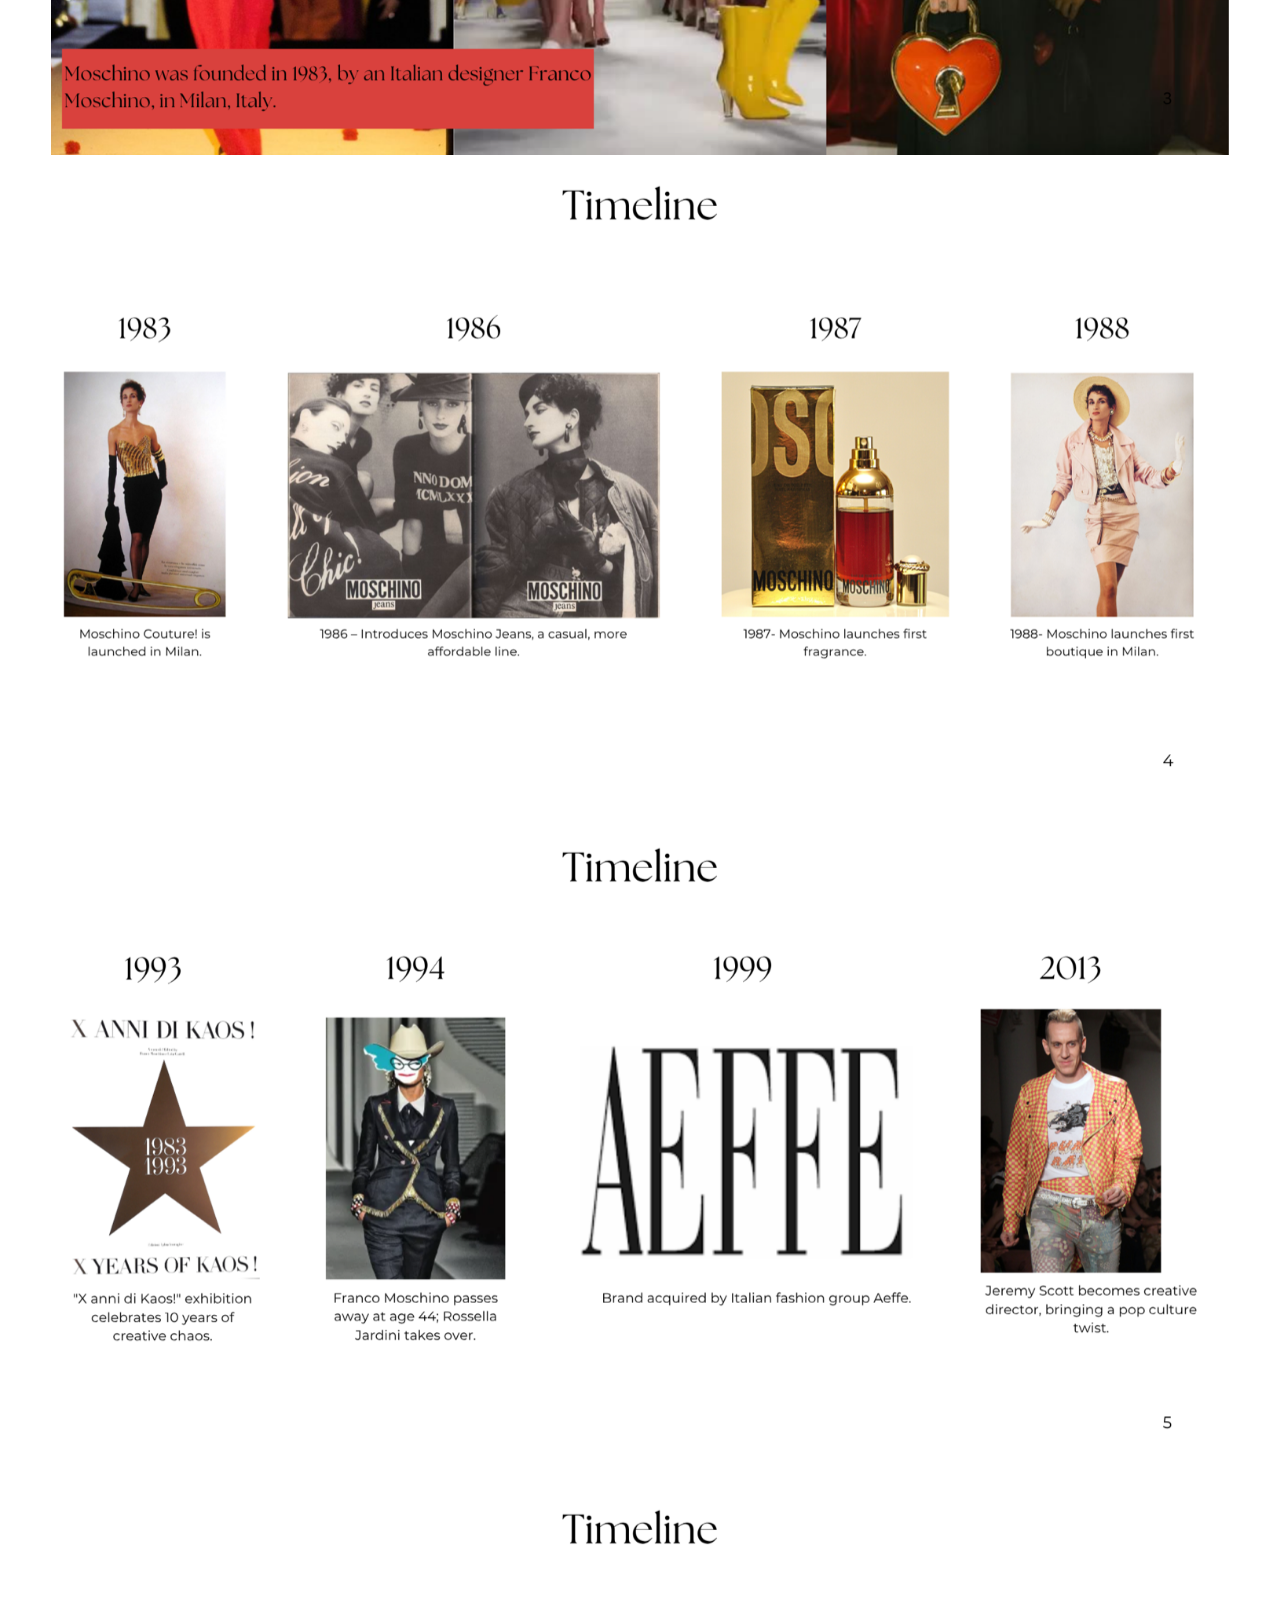
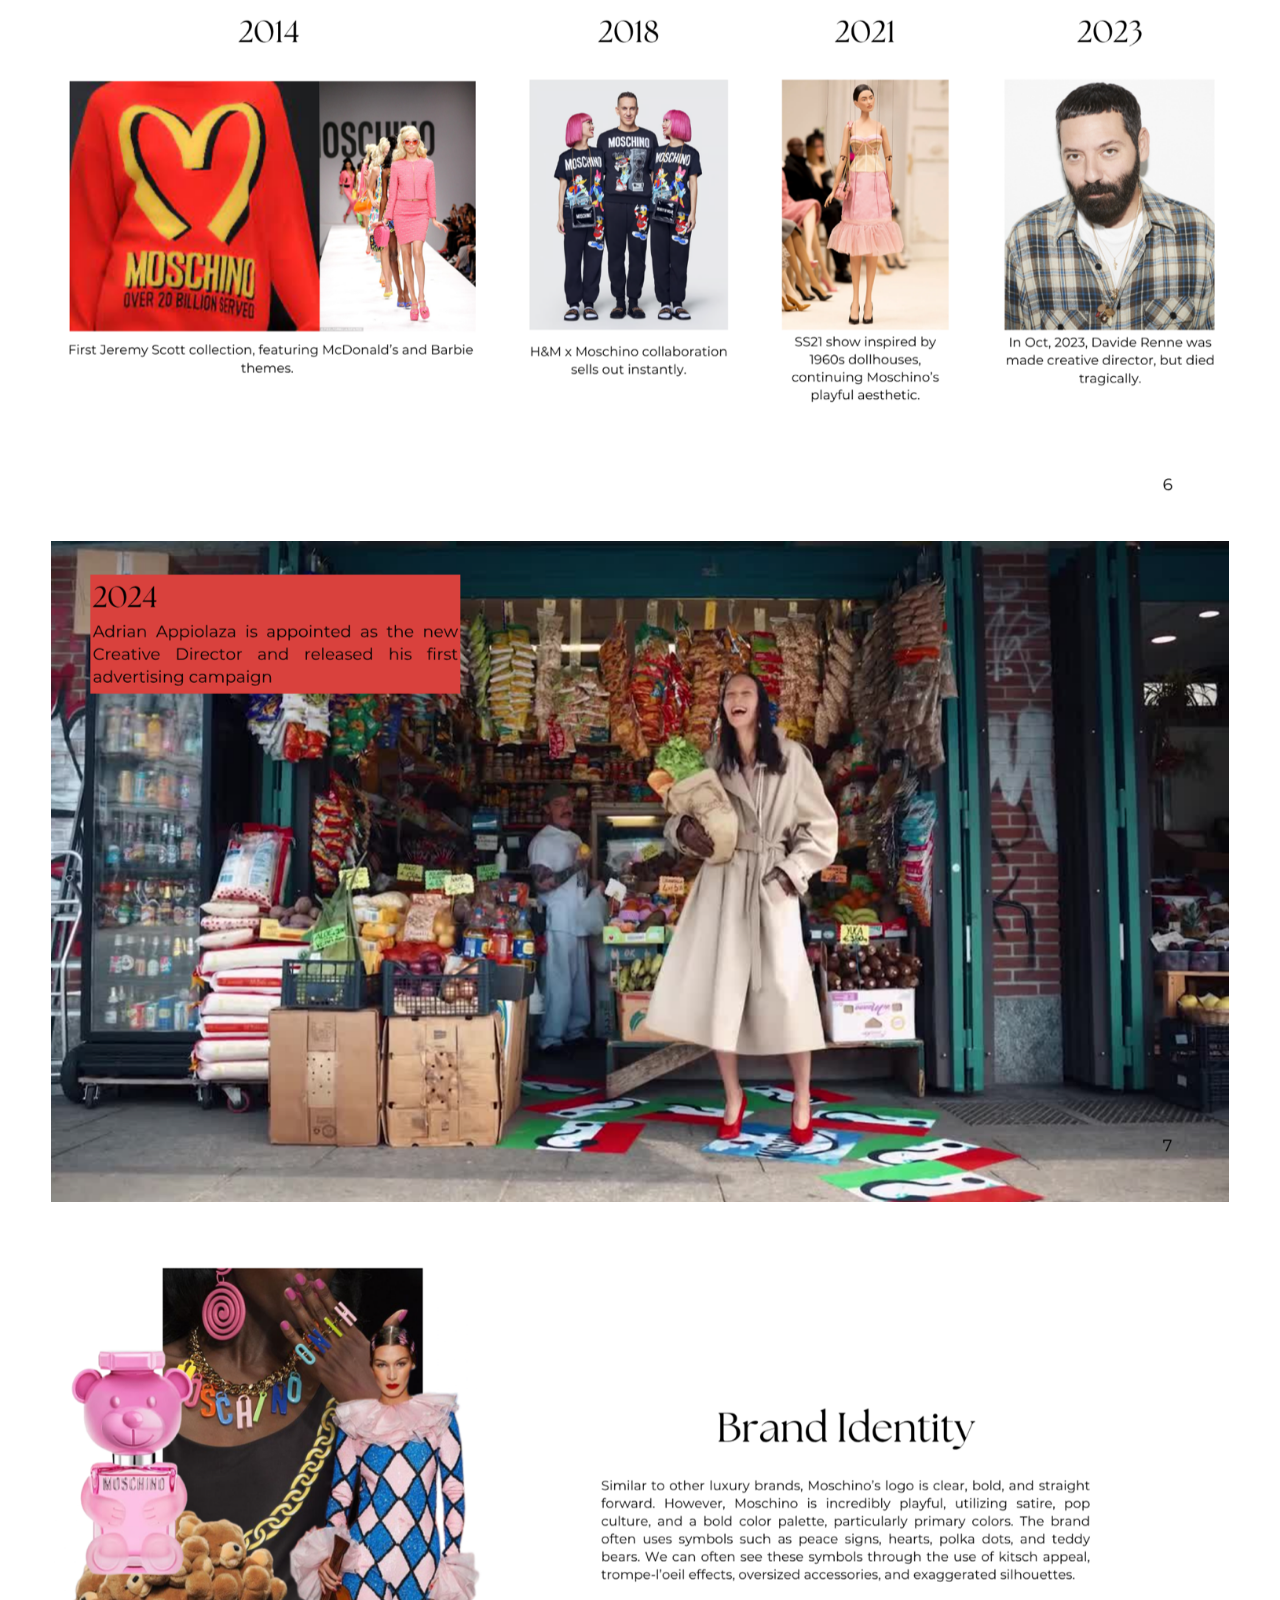
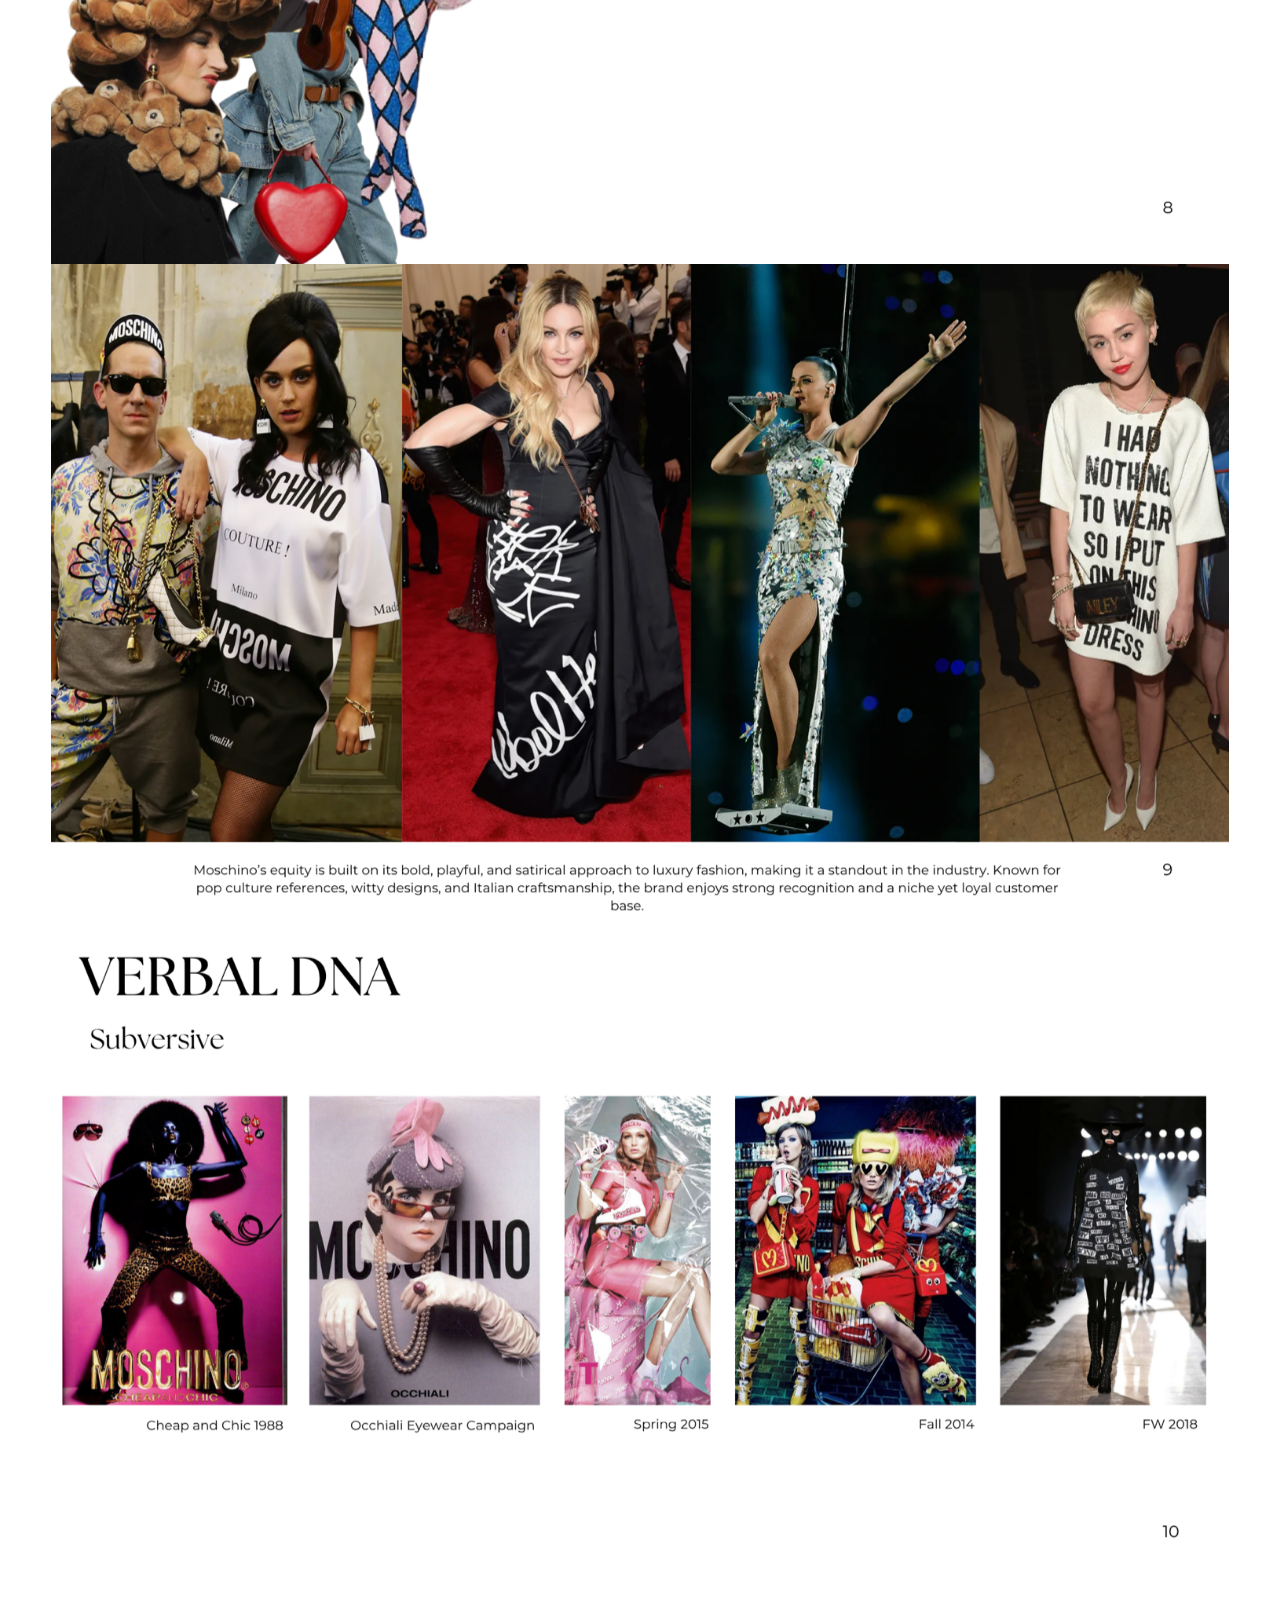
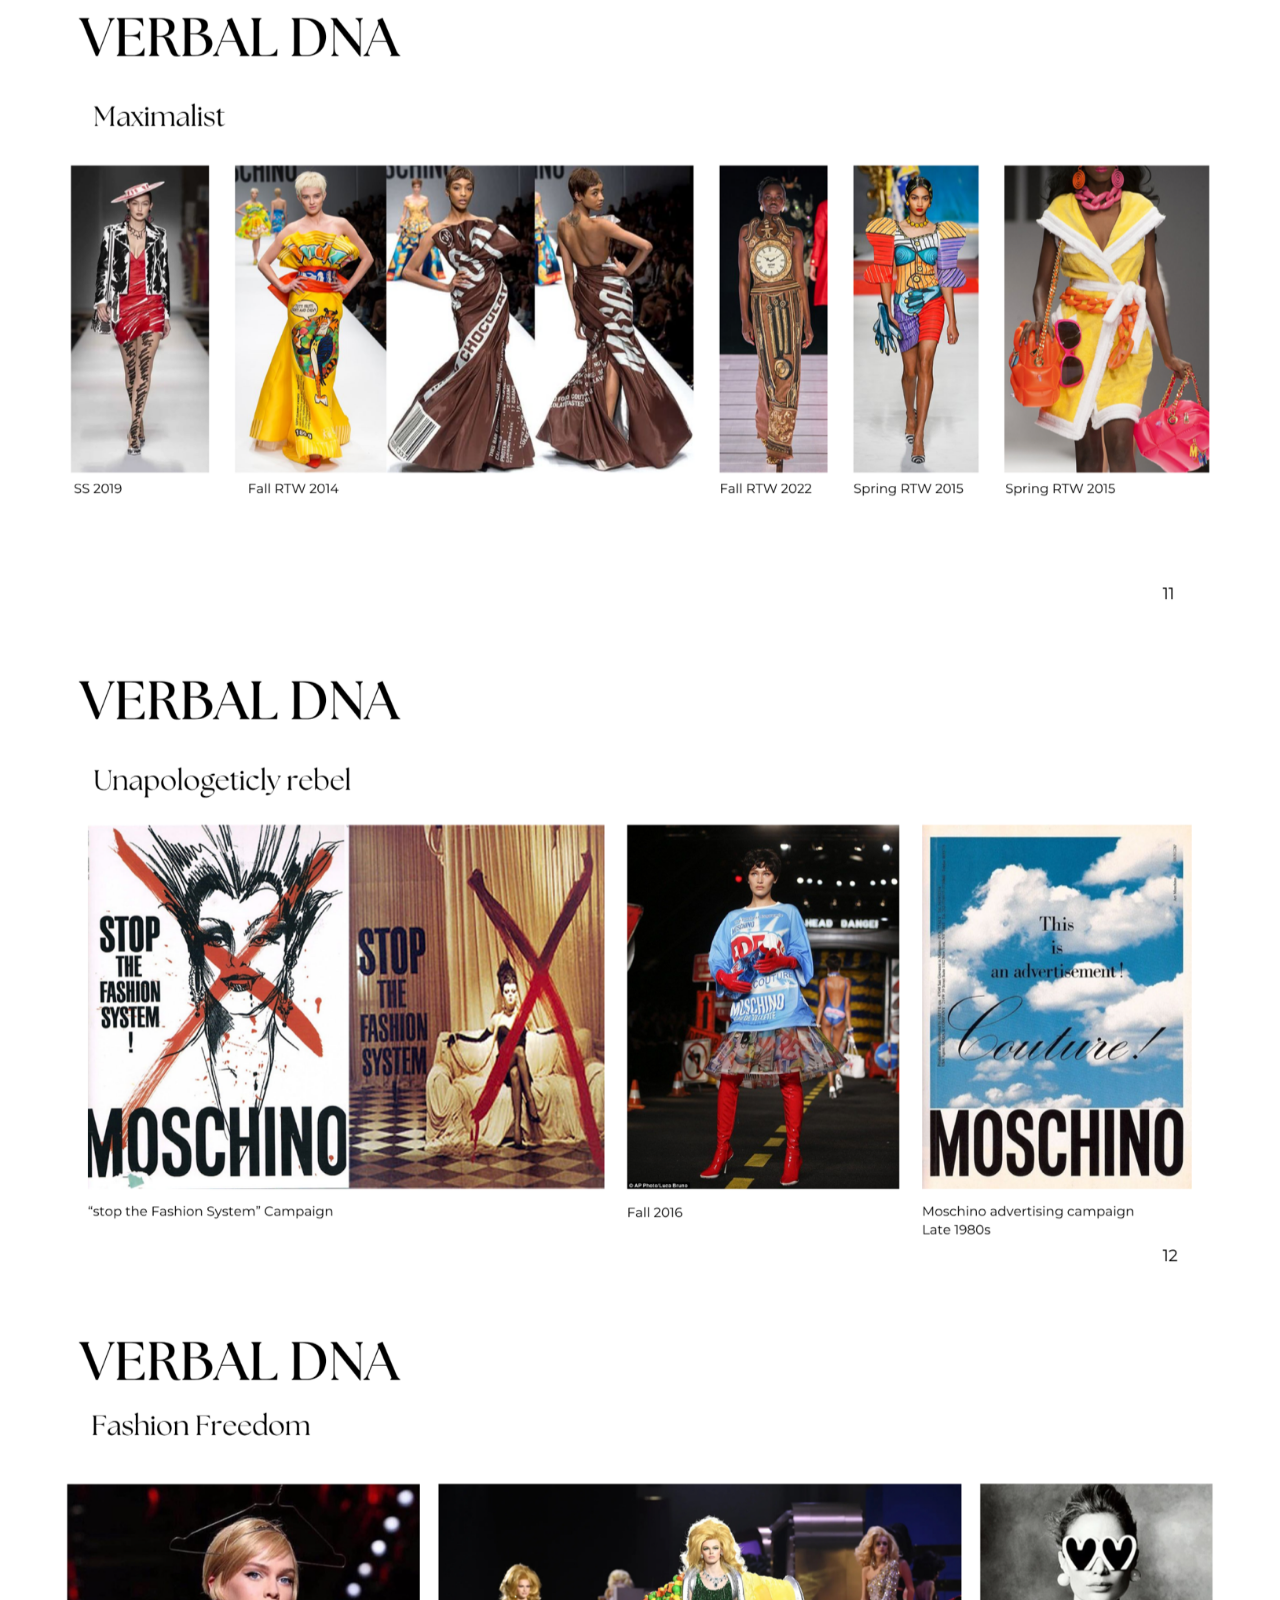
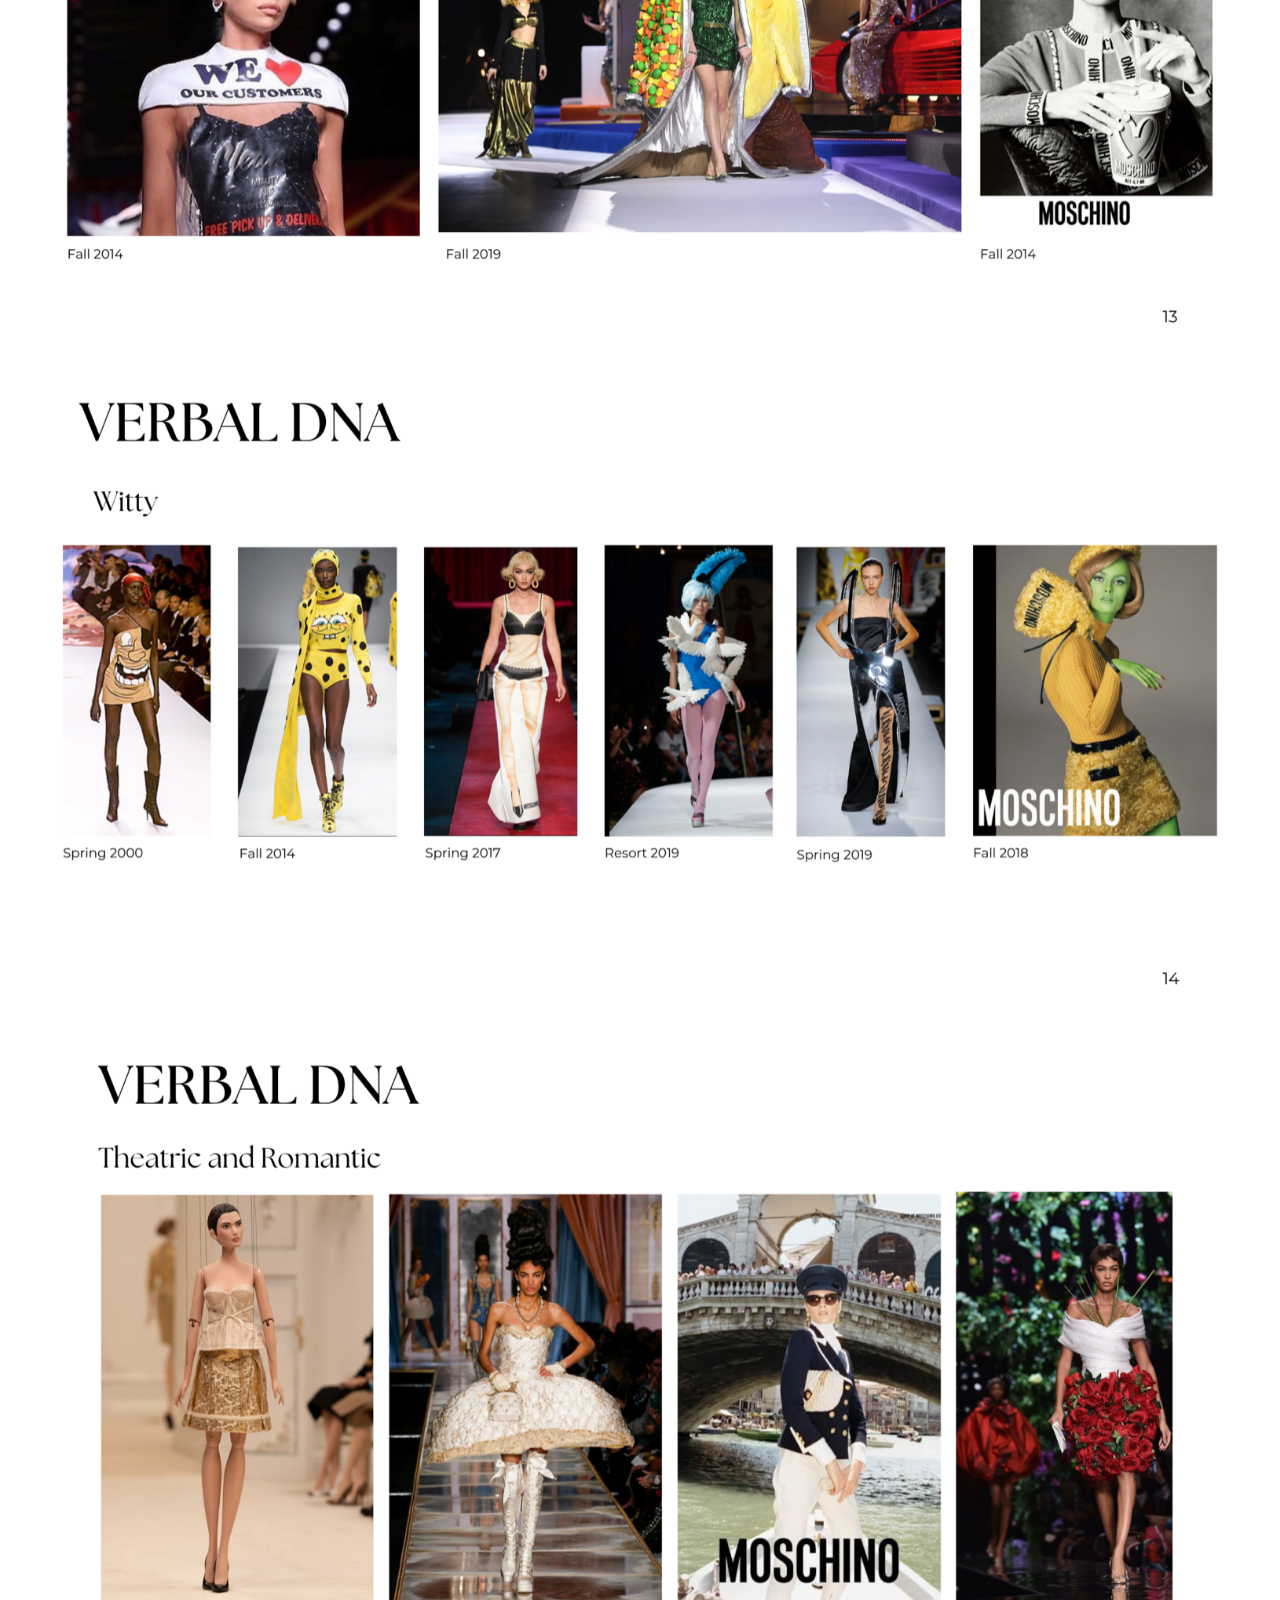
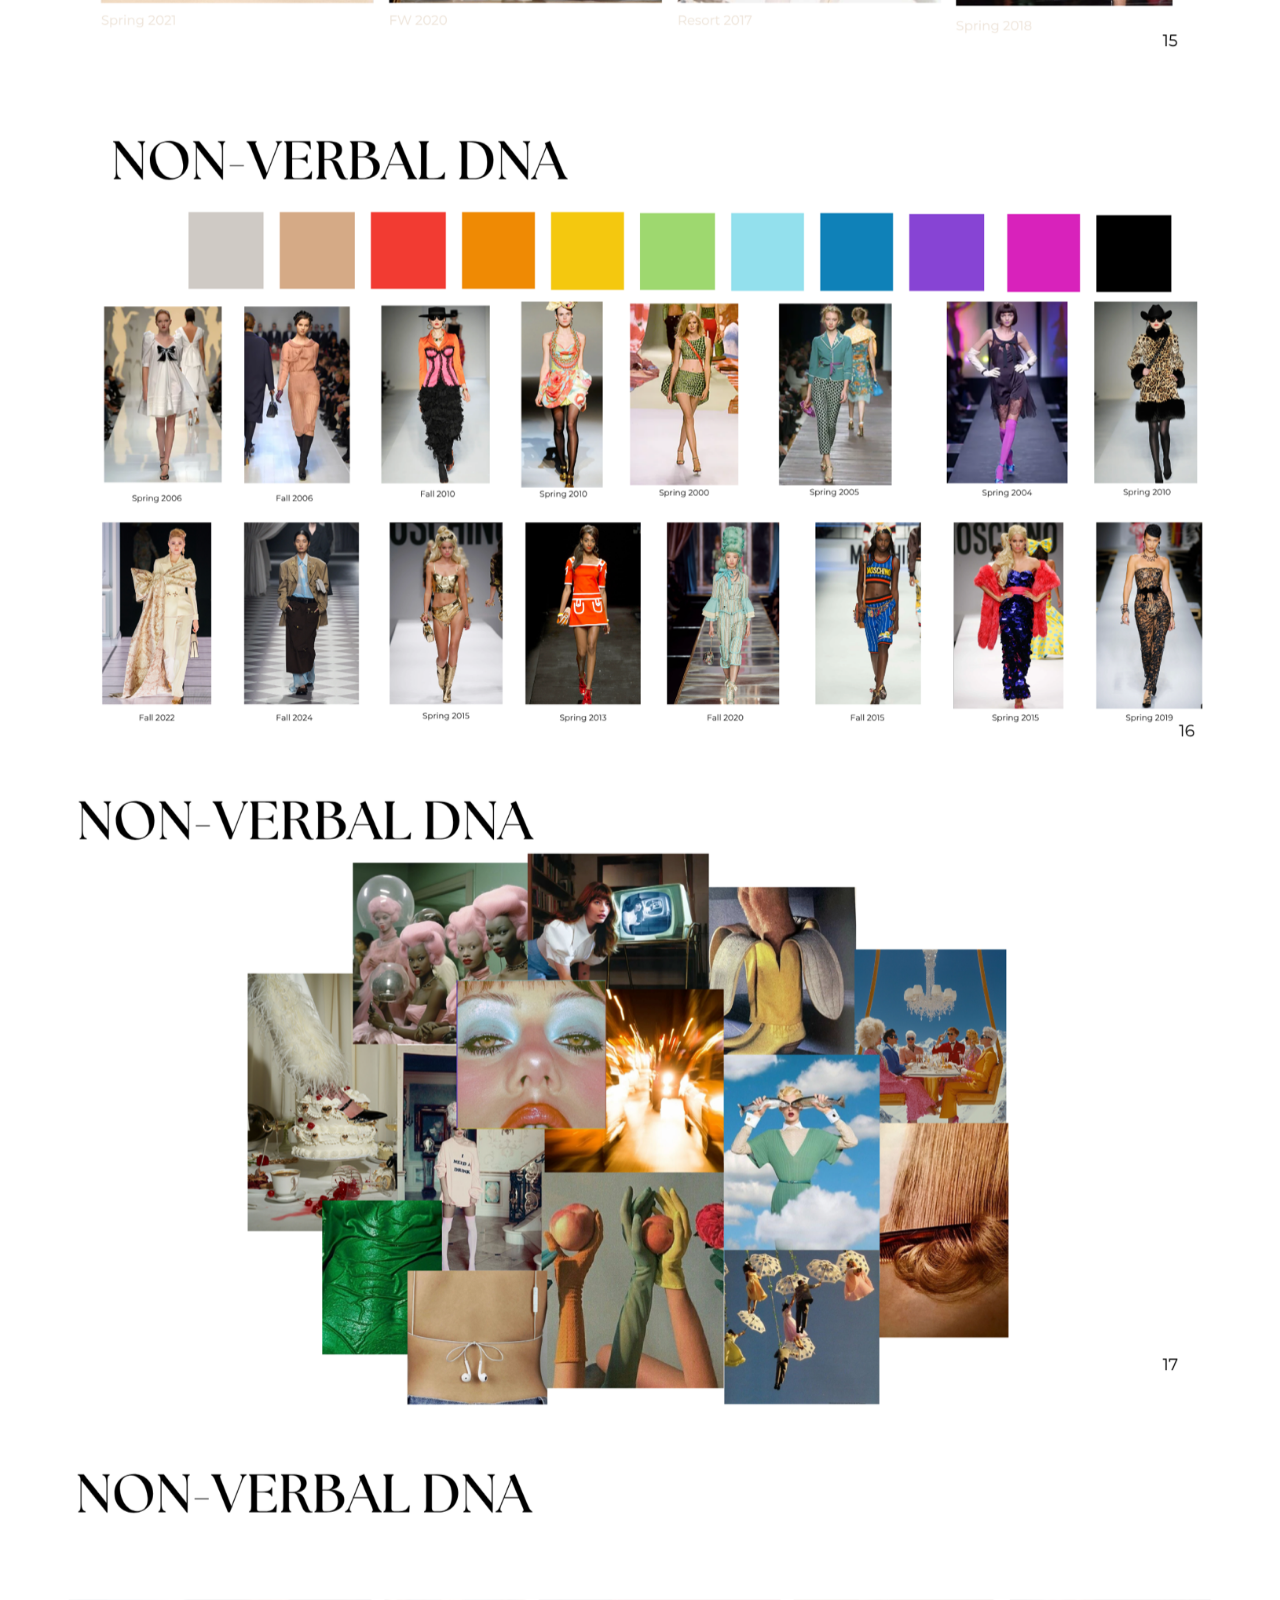
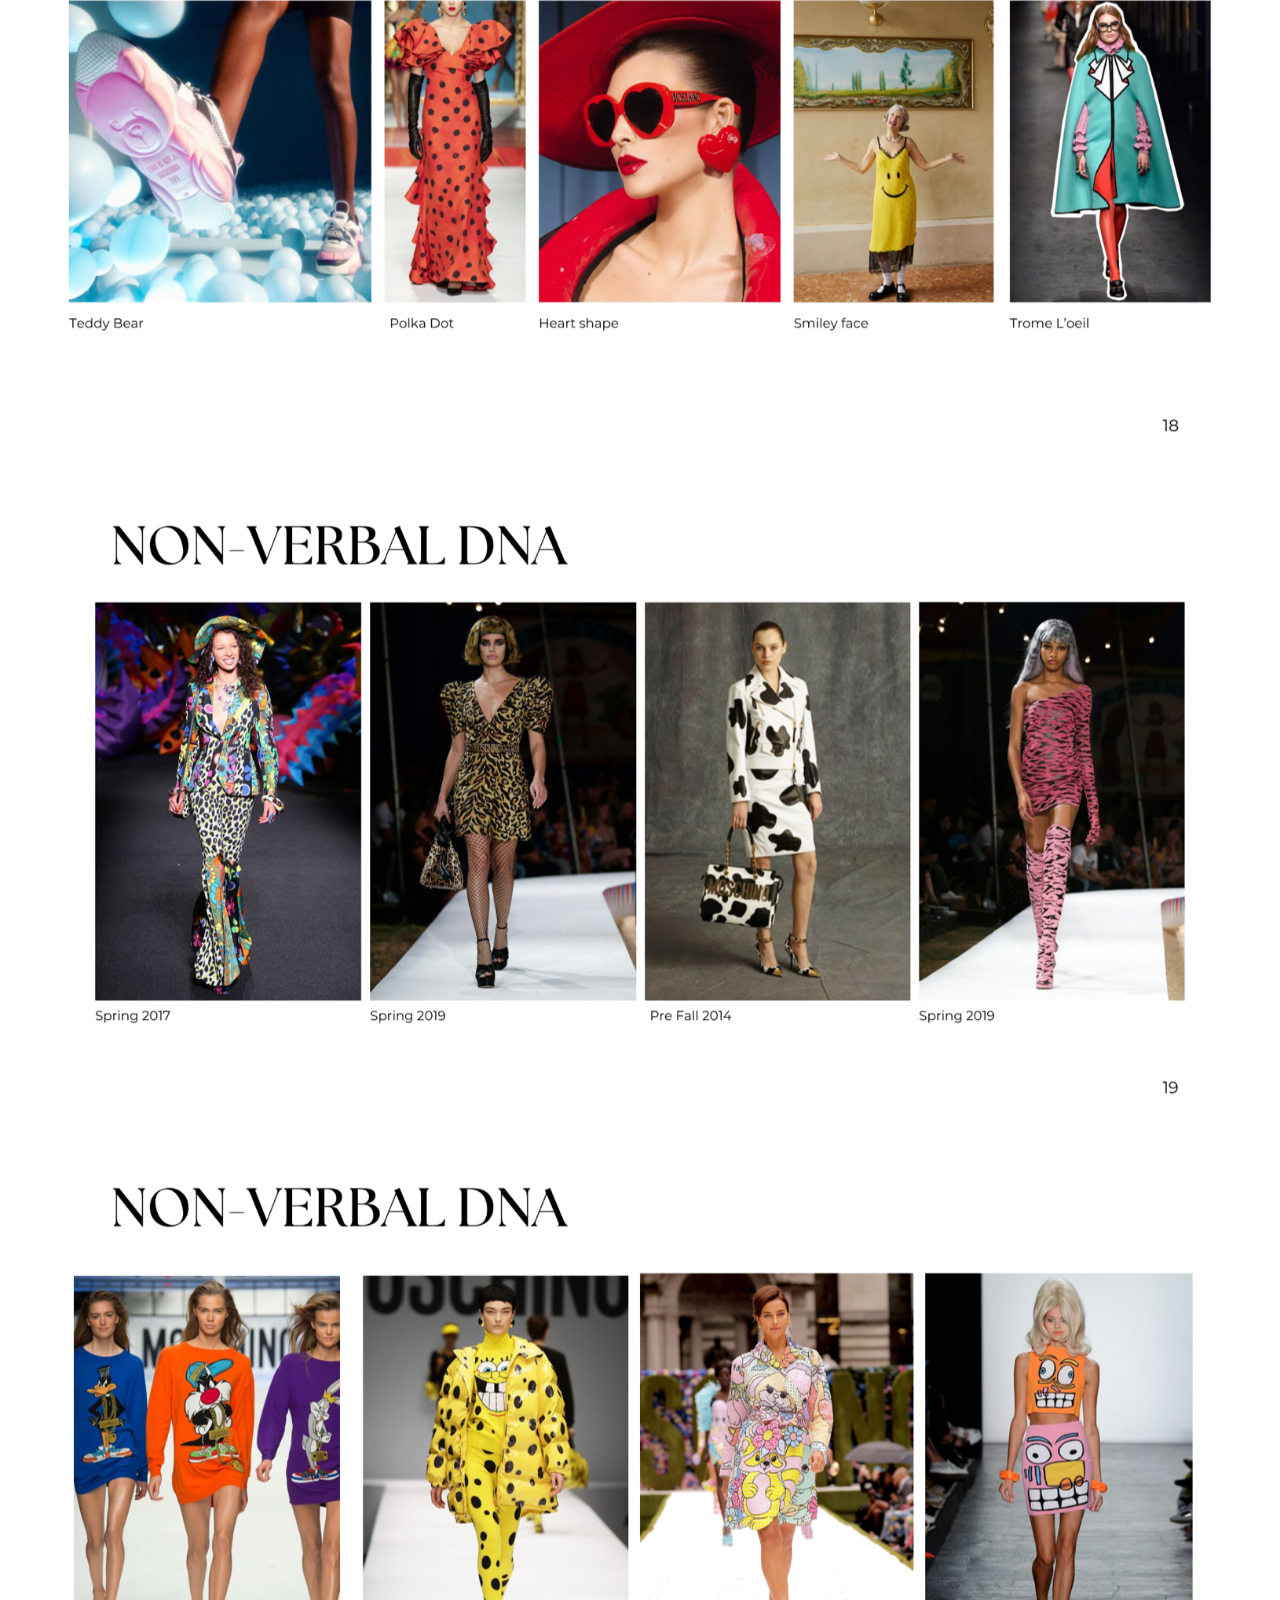
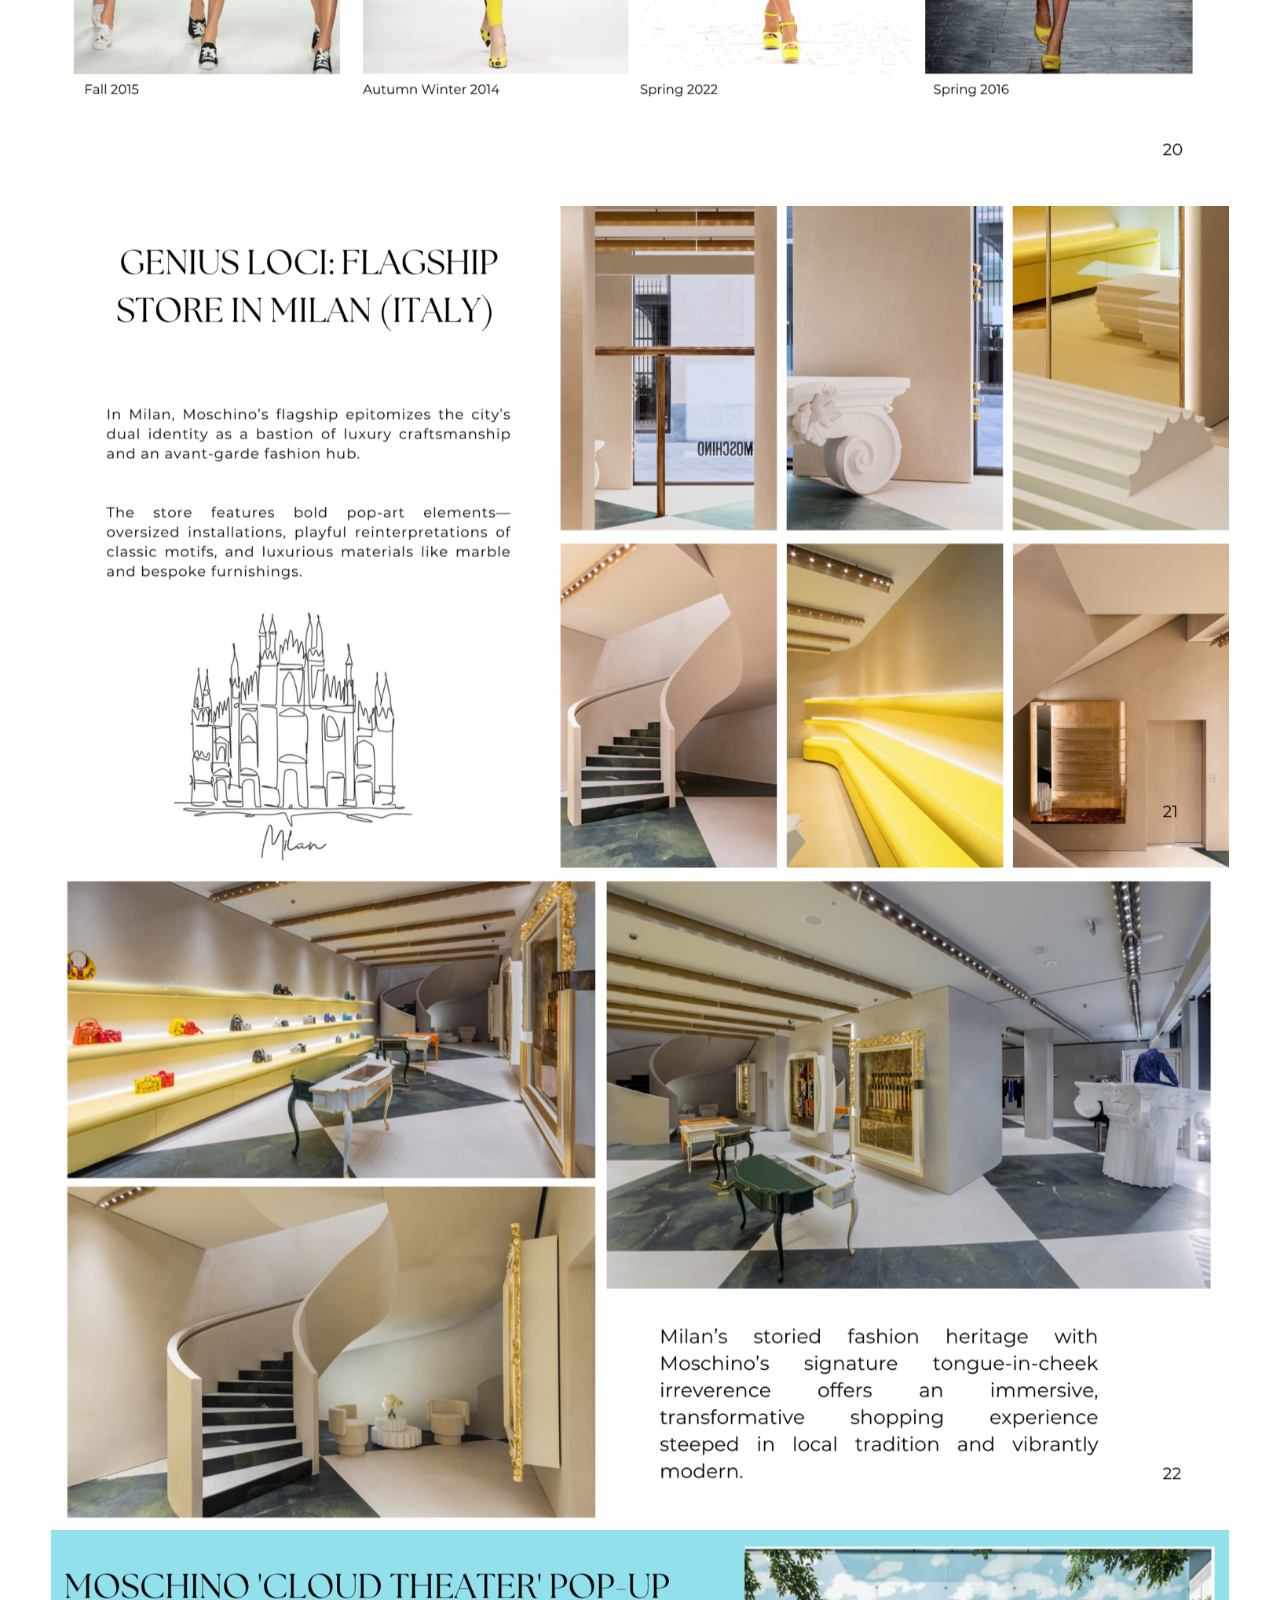
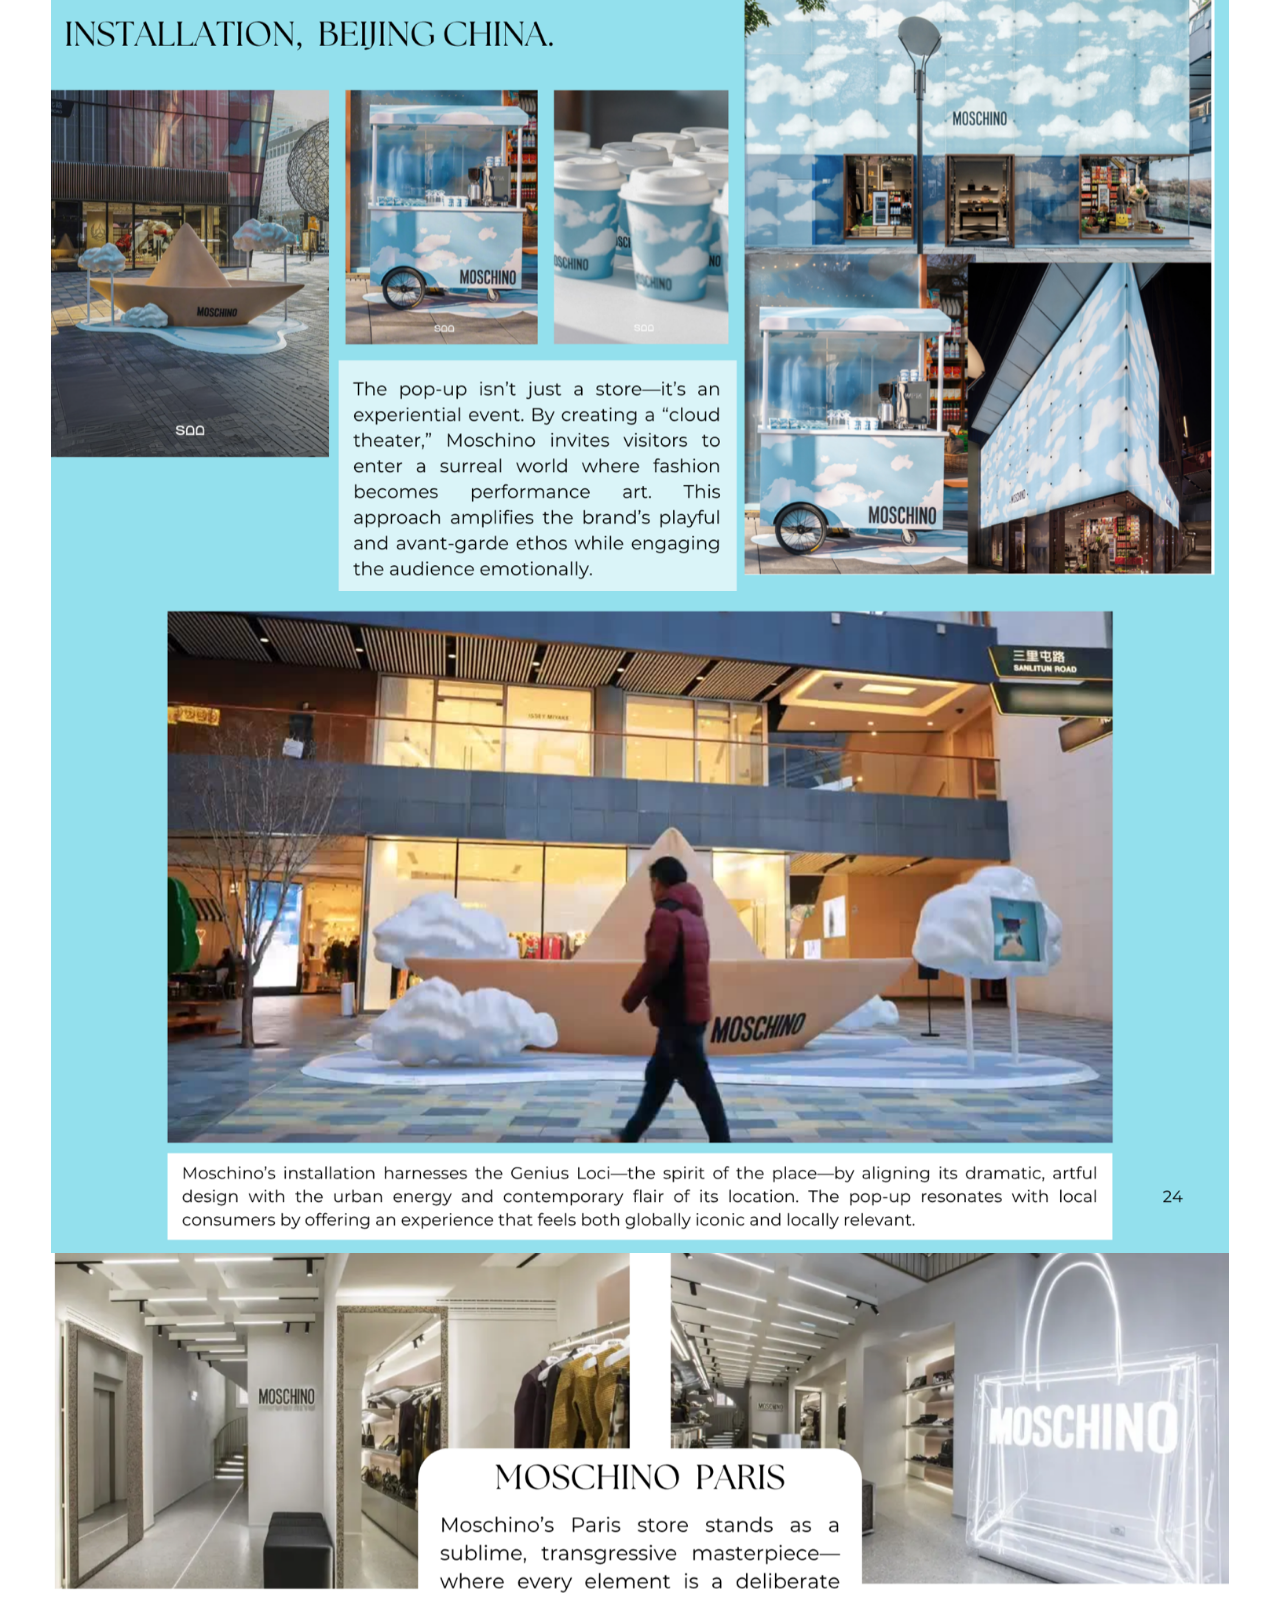
<file: moschino.html>
<!doctype html>
<html lang="en">
  <head>
<script type="text/javascript">
    (function(c,l,a,r,i,t,y){
        c[a]=c[a]||function(){(c[a].q=c[a].q||[]).push(arguments)};
        t=l.createElement(r);t.async=1;t.src="https://www.clarity.ms/tag/"+i;
        y=l.getElementsByTagName(r)[0];y.parentNode.insertBefore(t,y);
    })(window, document, "clarity", "script", "yns14j9r4y");
</script>

    <meta charset="UTF-8" />
    <meta name="viewport" content="width=device-width, initial-scale=1.0" />
    <title>Moschino</title>
    <link rel="preconnect" href="https://fonts.googleapis.com" />
    <link rel="preconnect" href="https://fonts.gstatic.com" crossorigin />
    <link
      href="https://fonts.googleapis.com/css2?family=Press+Start+2P&family=Silkscreen:wght@400;700&family=Cormorant+Garamond:ital,wght@0,400;0,600;1,400&display=swap"
      rel="stylesheet"
    />
    <style>
      :root {
        --bg: #ffffff;
        --ink: #141414;
        --panel: #fff8f2;
        --card: rgba(255, 248, 242, 0.72);
        --accent: #b8271c;
      }

      * {
        box-sizing: border-box;
      }

      html,
      body {
        margin: 0;
        padding: 0;
        background: var(--bg);
        color: var(--ink);
        scroll-behavior: smooth;
      }

      body {
        font-family: "Cormorant Garamond", Georgia, serif;
        font-size: 18px;
        -webkit-font-smoothing: antialiased;
      }

      .page {
        min-height: 100vh;
        display: flex;
        flex-direction: column;
        padding: 1rem 0 0.8rem;
      }

      .topbar {
        display: flex;
        align-items: center;
        justify-content: space-between;
        gap: 1rem;
        margin-bottom: 0.8rem;
        max-width: 1500px;
        width: 100%;
        align-self: center;
        position: sticky;
        top: 0.75rem;
        z-index: 10;
        padding: 0.35rem;
        border-radius: 999px;
        backdrop-filter: blur(16px);
        background: rgba(241, 226, 213, 0.72);
      }

      .back-link {
        display: inline-block;
        font-family: "Silkscreen", sans-serif;
        text-decoration: none;
        color: #151515;
        border: 2px solid #151515;
        border-radius: 999px;
        padding: 0.6rem 1rem;
        background: #fff;
        transition: transform 160ms ease, box-shadow 160ms ease;
      }

      .back-link:hover,
      .back-link:focus-visible {
        transform: translateY(-2px);
        box-shadow: 0 10px 18px rgba(0, 0, 0, 0.08);
      }

      h1 {
        margin: 0;
        font-family: "Press Start 2P", cursive;
        font-size: clamp(1.2rem, 2vw, 2.2rem);
        color: var(--accent);
      }

      .title-wrap {
        width: 100%;
        max-width: 1500px;
        align-self: center;
        margin: 0.35rem 0 1.2rem;
        padding: clamp(1rem, 2.2vw, 1.6rem);
        border: 2px solid rgba(20, 20, 20, 0.12);
        border-radius: 28px;
        background: rgba(255, 248, 242, 0.62);
      }

      .kicker {
        margin: 0 0 0.8rem;
        font-family: "Silkscreen", sans-serif;
        letter-spacing: 0.03em;
        font-size: 0.82rem;
        color: var(--accent);
      }

      .title-wrap h2 {
        margin: 0;
        font-family: "Press Start 2P", cursive;
        font-size: clamp(1rem, 1.65vw, 1.35rem);
        line-height: 1.45;
        color: var(--accent);
      }

      .summary {
        margin: 1rem 0 0;
        max-width: 95ch;
        font-size: clamp(0.98rem, 1.25vw, 1.16rem);
        line-height: 1.75;
      }

      .credits-block {
        margin-top: 1.1rem;
        padding: 0.95rem 1rem;
        border-radius: 16px;
        border: 2px solid rgba(20, 20, 20, 0.14);
        background: rgba(255, 253, 249, 0.72);
      }

      .credits-block h3 {
        margin: 0 0 0.55rem;
        font-family: "Silkscreen", sans-serif;
        font-size: 0.94rem;
        color: var(--accent);
      }

      .credits-block p {
        margin: 0;
        line-height: 1.65;
        font-size: clamp(0.92rem, 1.1vw, 1.04rem);
      }

      .embed-shell {
        flex: 1;
        width: 100%;
        max-width: 1500px;
        align-self: center;
        display: grid;
        gap: 1.1rem;
        padding-bottom: 1rem;
      }

      .photo-card {
        width: 100%;
        margin: 0;
        border: 0;
        border-radius: 0;
        background: transparent;
        box-shadow: none;
        overflow: hidden;
        padding: 0;
      }

      .photo-card img {
        display: block;
        width: 100%;
        height: auto;
        border-radius: 0;
        object-fit: contain;
        background: transparent;
      }

      .gallery {
        width: 100%;
        display: grid;
        gap: 0;
      }

      .gallery-shell {
        width: 100%;
        max-width: 1500px;
        align-self: center;
        padding-inline: clamp(0.8rem, 4vw, 3.4rem);
      }

      .reveal-on-scroll {
        opacity: 0;
        transform: translateY(18px);
        transition:
          opacity 0.72s cubic-bezier(0.22, 1, 0.36, 1),
          transform 0.72s cubic-bezier(0.22, 1, 0.36, 1);
        transition-delay: var(--reveal-delay, 0ms);
      }

      .reveal-on-scroll.is-visible {
        opacity: 1;
        transform: translateY(0);
      }

      @media (prefers-reduced-motion: reduce) {
        .reveal-on-scroll,
        .reveal-on-scroll.is-visible {
          opacity: 1;
          transform: none;
          transition: none;
        }
      }

      @media (max-width: 760px) {
        .page {
          padding: 0.9rem 0 0.6rem;
        }

        .topbar {
          flex-direction: column;
          align-items: flex-start;
          position: static;
          border-radius: 28px;
          margin-inline: 0.9rem;
        }

        .title-wrap {
          margin-inline: 0.9rem;
        }

        .gallery-shell {
          padding-inline: 0.9rem;
        }
      }
    </style>
    <script>if(window.self!==window.top){document.write('<style>.topbar,.back-link{display:none!important}</style>');}</script>
  </head>
  <body>
    <main class="page">
      <div class="topbar">
        <a class="back-link" href="selective-works.html">← Back to Selective works</a>
        <h1>Moschino</h1>
      </div>

      <section class="title-wrap" aria-label="Project description and credits">
        <p class="kicker">BRAND &amp; RETAIL STUDY</p>
        <h2>Moschino – Brand &amp; Retail Study</h2>
        <p class="summary">
          A collaborative deep dive into Moschino’s personality, from its playful brand codes (teddy
          bears, hearts, trompe‑l’œil) to how that attitude comes alive in stores across Milan, Paris,
          New York, Tokyo and Beijing. We explored how each space reflects the spirit of its city
          while staying true to Moschino’s irreverent, theatrical luxury.
        </p>
        <div class="credits-block" aria-label="Project credits">
          <h3>Credits</h3>
          <p>
            Research, analysis, writing and presentation: Parthvi Thakkar, Abbigail Karsten, Harshita
            Sharma, Karan Verma.
          </p>
        </div>
      </section>

      <section class="gallery-shell" aria-label="Moschino image sequence">
        <div class="gallery" id="gallery"></div>
      </section>
    </main>

    <script>
      const imageFiles = [
        "1.png",
        "3.png",
        "4.png",
        "5.png",
        "6.png",
        "7.png",
        "9.png",
        "10.png",
        "11.png",
        "12.png",
        "13.png",
        "14.png",
        "15.png",
        "16.png",
        "17.png",
        "18.png",
        "19.png",
        "20.png",
        "21.png",
        "22.png",
        "23.png",
        "24.png",
        "25.png",
        "26.png",
        "27.png",
        "28.png",
        "29.png",
        "30.png",
        "31.png",
        "32.png",
        "33.png",
        "34.png",
        "35.png",
        "36.png",
        "37.png",
        "62.png"
      ];

      const gallery = document.getElementById("gallery");

      imageFiles.forEach((fileName) => {
        const figure = document.createElement("figure");
        figure.className = "photo-card";

        const img = document.createElement("img");
        img.loading = "lazy";
        img.decoding = "async";
        img.src = `Moschino/${fileName}`;
        img.alt = `Moschino ${fileName.replace(/\.png$/i, "")}`;

        figure.appendChild(img);
        gallery.appendChild(figure);
      });

      const revealTargets = document.querySelectorAll(".title-wrap, .photo-card");
      revealTargets.forEach((el, index) => {
        el.classList.add("reveal-on-scroll");
        el.style.setProperty("--reveal-delay", `${(index % 5) * 55}ms`);
      });

      const revealInView = () => {
        const viewTop = window.innerHeight * 0.08;
        const viewBottom = window.innerHeight * 0.9;
        revealTargets.forEach((el) => {
          if (el.classList.contains("is-visible")) return;
          const rect = el.getBoundingClientRect();
          if (rect.top <= viewBottom && rect.bottom >= viewTop) {
            el.classList.add("is-visible");
          }
        });
      };

      if (!("IntersectionObserver" in window)) {
        revealTargets.forEach((el) => el.classList.add("is-visible"));
      } else {
        const observer = new IntersectionObserver(
          (entries) => {
            entries.forEach((entry) => {
              if (!entry.isIntersecting) return;
              entry.target.classList.add("is-visible");
              observer.unobserve(entry.target);
            });
          },
          {
            rootMargin: "0px 0px -12% 0px",
            threshold: 0.12,
          }
        );

        revealTargets.forEach((el) => observer.observe(el));
      }

      window.addEventListener("scroll", revealInView, { passive: true });
      window.addEventListener("resize", revealInView);
      window.addEventListener("load", revealInView);
      requestAnimationFrame(revealInView);
    </script>
  </body>
</html>
</file>
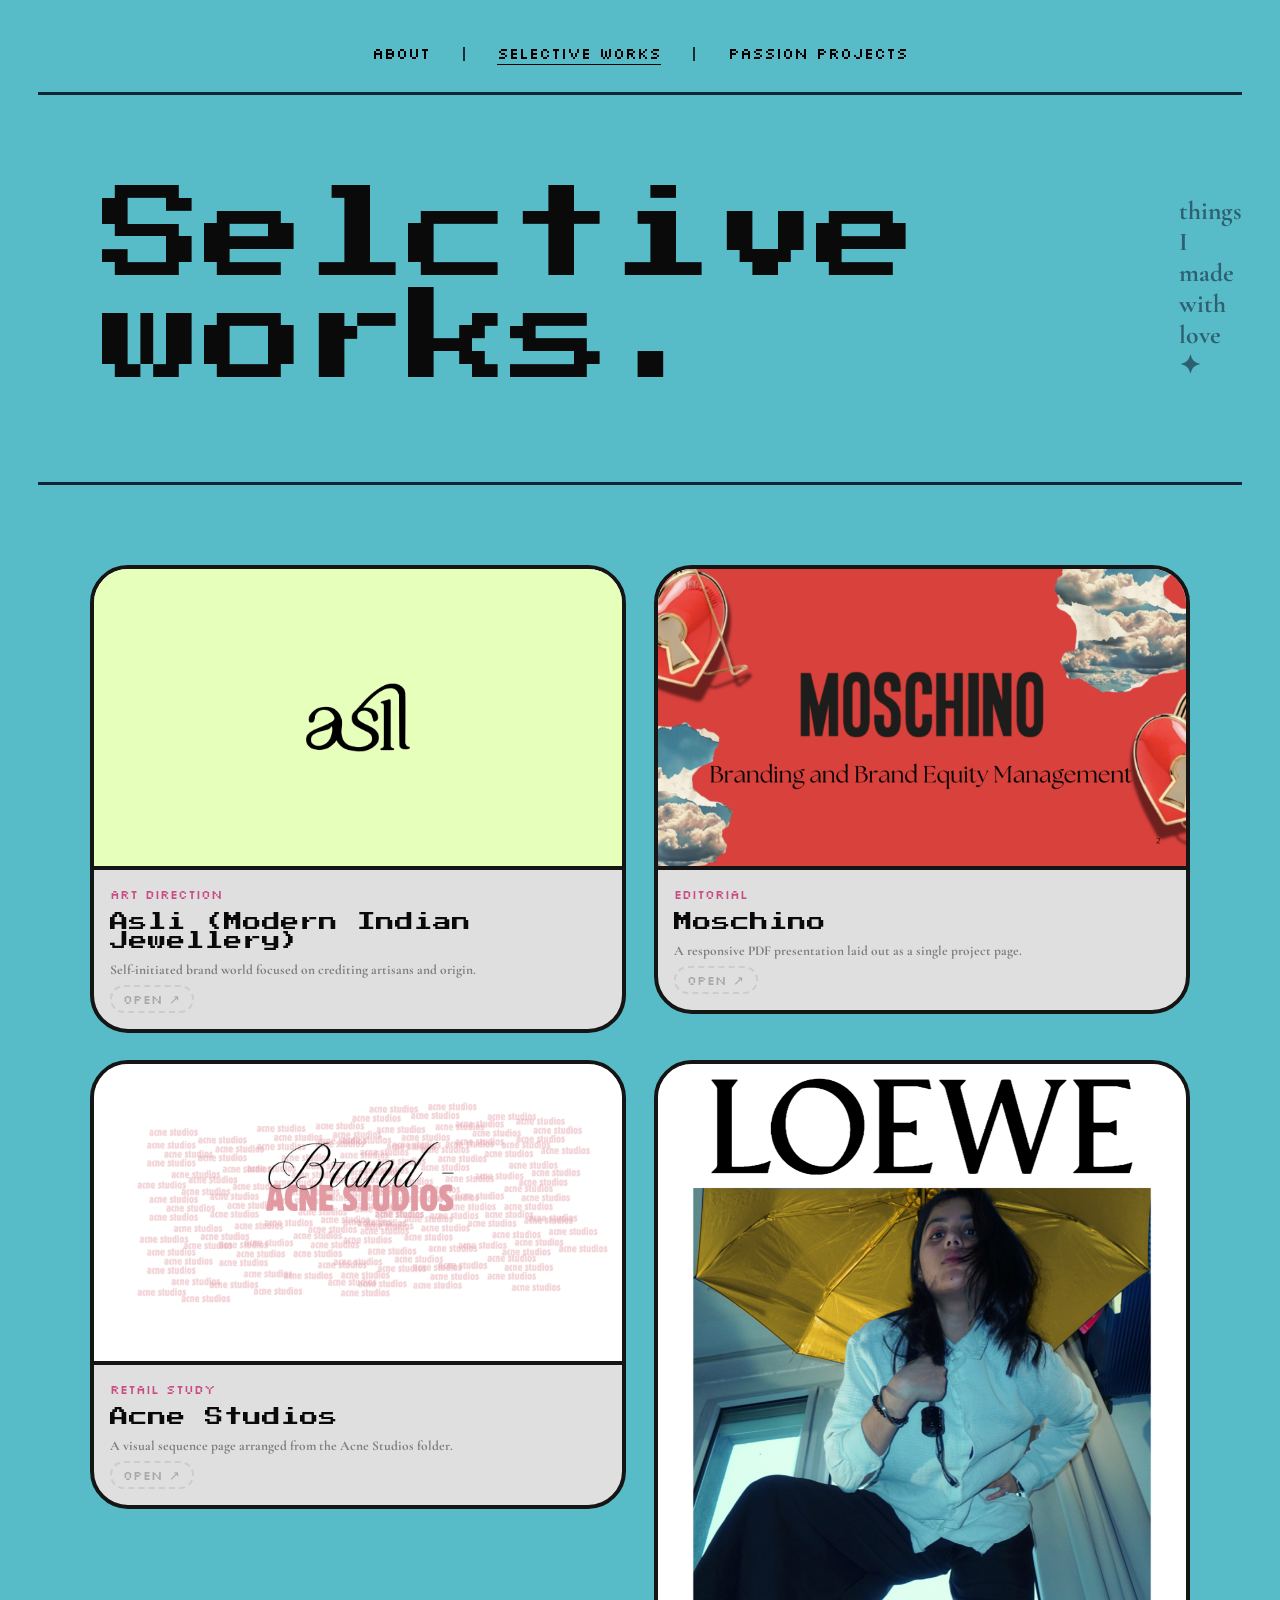
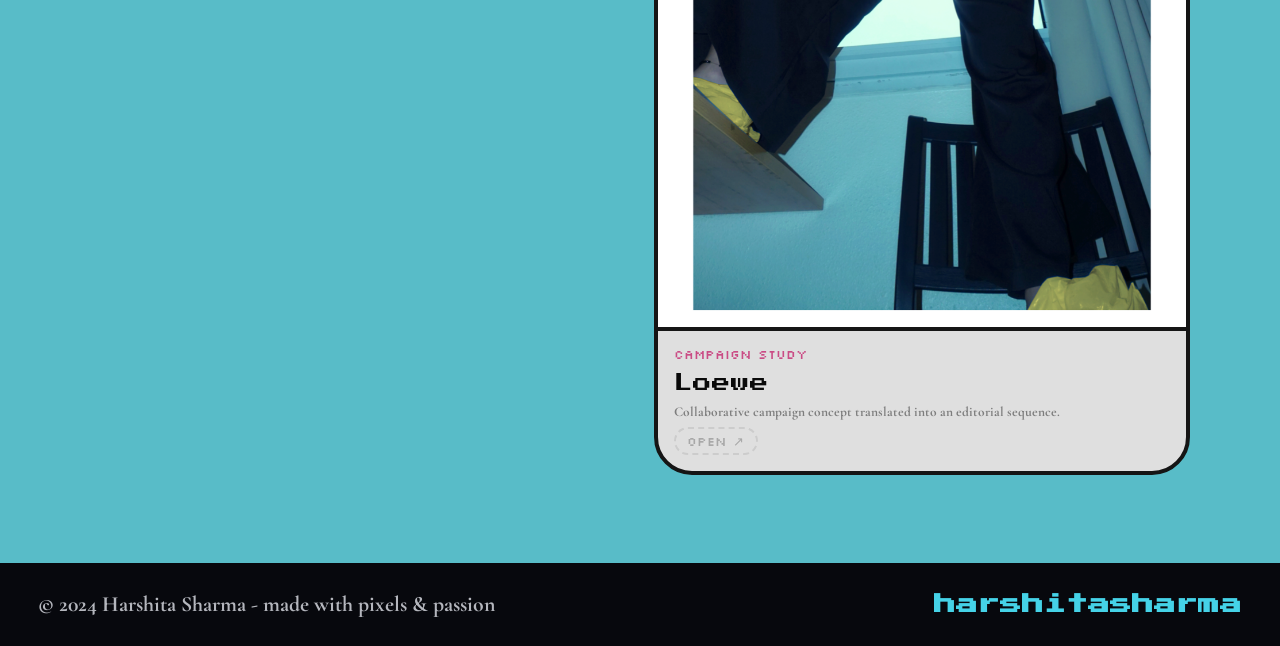
<file: selective-works.html>
<!doctype html>
<html lang="en">
  <head>
    <meta charset="UTF-8" />
    <meta name="viewport" content="width=device-width, initial-scale=1.0" />
    <title>Selective Works - Harshita Sharma</title>
    <link rel="preconnect" href="https://fonts.googleapis.com" />
    <link rel="preconnect" href="https://fonts.gstatic.com" crossorigin />
    <link
      href="https://fonts.googleapis.com/css2?family=Press+Start+2P&family=Silkscreen:wght@400;700&family=Cormorant+Garamond:ital,wght@0,400;0,600;1,400&display=swap"
      rel="stylesheet"
    />
    <link rel="stylesheet" href="selective-works.css" />
  </head>
  <body>
    <main class="works-page">
      <div class="container">
        <nav class="top-nav" aria-label="Primary">
          <a href="index.html#about">About</a>
          <span class="sep">|</span>
          <a class="active" href="selective-works.html">Selective works</a>
          <span class="sep">|</span>
          <a href="index.html#contact">Passion Projects</a>
        </nav>

        <section class="intro">
          <h1>Selctive works.</h1>
          <p>things I made with love ✦</p>
        </section>

        <section class="mini-grid">
          <a class="project-folder" href="asli-modern-indian-jewellery.html">
            <article class="mini-card card-outline">
              <div class="mini-image">
                <img src="Project Asli/1.png" alt="Asli folder cover" class="card-hero-logo" />
              </div>
              <div class="mini-body">
                <p class="mini-tag">ART DIRECTION</p>
                <h3>Asli (Modern Indian Jewellery)</h3>
                <p class="mini-copy">Self-initiated brand world focused on crediting artisans and origin.</p>
                <span class="soon-pill">open ↗</span>
              </div>
            </article>
          </a>

          <a class="project-folder" href="moschino.html">
            <article class="mini-card card-outline">
              <div class="mini-image">
                <img src="Moschino/1.png" alt="Moschino folder cover" class="card-hero-logo" />
              </div>
              <div class="mini-body">
                <p class="mini-tag">EDITORIAL</p>
                <h3>Moschino</h3>
                <p class="mini-copy">A responsive PDF presentation laid out as a single project page.</p>
                <span class="soon-pill">open ↗</span>
              </div>
            </article>
          </a>

          <a class="project-folder" href="acne-studio.html">
            <article class="mini-card card-outline">
              <div class="mini-image">
                <img src="acne studios/2.png" alt="Acne Studios folder cover" class="card-hero-logo" />
              </div>
              <div class="mini-body">
                <p class="mini-tag">RETAIL STUDY</p>
                <h3>Acne Studios</h3>
                <p class="mini-copy">A visual sequence page arranged from the Acne Studios folder.</p>
                <span class="soon-pill">open ↗</span>
              </div>
            </article>
          </a>

          <a class="project-folder" href="loewe.html">
            <article class="mini-card card-outline">
              <div class="mini-image">
                <img src="loewe/main_image.png" alt="Loewe folder cover" class="card-hero-logo" />
              </div>
              <div class="mini-body">
                <p class="mini-tag">CAMPAIGN STUDY</p>
                <h3>Loewe</h3>
                <p class="mini-copy">Collaborative campaign concept translated into an editorial sequence.</p>
                <span class="soon-pill">open ↗</span>
              </div>
            </article>
          </a>
        </section>
      </div>
    </main>

    <footer class="works-footer">
      <div class="container footer-inner">
        <p>© 2024 Harshita Sharma - made with pixels & passion</p>
        <p class="pixel-name">harshitasharma</p>
      </div>
    </footer>
  </body>
</html>
</file>
<file: selective-works.css>
:root {
  --bg: #58bcc8;
  --ink: #0a0a0a;
  --panel: #dfdfdf;
  --accent: #ca4c85;
  --navy: #161a3f;
  --grid-line: rgba(28, 26, 69, 0.28);
}

* {
  box-sizing: border-box;
}

html,
body {
  margin: 0;
  padding: 0;
}

body {
  background: var(--bg);
  color: var(--ink);
  font-family: "Cormorant Garamond", Georgia, serif;
  font-size: 18px;
}

.container {
  width: min(1720px, 94vw);
  margin: 0 auto;
}

.top-nav {
  display: flex;
  align-items: center;
  justify-content: center;
  gap: 1.9rem;
  font-family: "Silkscreen", sans-serif;
  font-size: clamp(1rem, 1.05vw, 1.35rem);
  padding: 2.7rem 0 1.8rem;
  border-bottom: 3px solid #102634;
}

.top-nav a {
  color: #000;
  text-decoration: none;
}

.top-nav a.active {
  text-decoration: underline;
  text-underline-offset: 0.3rem;
}

.sep {
  opacity: 0.8;
}

.intro {
  border-bottom: 3px solid #102634;
  min-height: 390px;
  display: grid;
  grid-template-columns: auto 1fr;
  align-items: center;
  gap: 2.5rem;
}

h1,
h2,
h3,
.pixel-name {
  font-family: "Press Start 2P", cursive;
  font-weight: 400;
}

h1 {
  font-size: clamp(3.5rem, 8vw, 10rem);
  margin: 0;
  margin-left: 4rem;
}

.intro p {
  margin: 0;
  font-size: clamp(1.3rem, 2vw, 3rem);
  color: #2d6071;
  font-weight: 800;
}

.card-outline {
  border: 4px solid #151515;
  border-radius: 38px;
  overflow: hidden;
}


.project-folder {
  text-decoration: none;
  color: inherit;
  display: block;
}

.left-pane {
  padding: 3.4rem 3.2rem 2.6rem;
}

.badge {
  display: inline-block;
  font-family: "Silkscreen", sans-serif;
  color: #fff;
  background: var(--accent);
  padding: 0.5rem 1.45rem;
  border-radius: 999px;
  font-size: 1.05rem;
  letter-spacing: 0.05em;
}

h2 {
  margin: 2.2rem 0 1.8rem;
  font-size: clamp(2rem, 4.2vw, 4.6rem);
  line-height: 1.3;
}

.left-pane p {
  font-size: clamp(1.35rem, 2vw, 2.9rem);
  line-height: 1.45;
  margin: 0;
  color: #666;
  max-width: 860px;
  font-weight: 700;
}

.bottom-row {
  margin-top: 3.4rem;
  display: flex;
  align-items: center;
  justify-content: space-between;
  gap: 2rem;
}

.project-btn {
  font-family: "Silkscreen", sans-serif;
  font-size: clamp(1rem, 1.3vw, 1.55rem);
  color: #111;
  text-decoration: none;
  border: 4px solid #111;
  border-radius: 999px;
  padding: 0.9rem 2.1rem;
  transition: transform 0.16s ease, box-shadow 0.16s ease;
}

.project-btn:hover {
  transform: translateY(-2px);
  box-shadow: 0 6px 0 rgba(0, 0, 0, 0.25);
}

.year {
  font-size: clamp(1.8rem, 2.4vw, 3rem);
  color: #a0a0a0;
  font-weight: 800;
}

.right-pane {
  position: relative;
  min-height: 620px;
  border-left: 4px solid #151515;
  background:
    radial-gradient(circle at 89% 10%, rgba(188, 71, 126, 0.26) 0 120px, transparent 121px),
    radial-gradient(circle at 4% 94%, rgba(92, 198, 217, 0.3) 0 95px, transparent 96px),
    repeating-linear-gradient(
      -45deg,
      transparent 0,
      transparent 36px,
      var(--grid-line) 36px,
      var(--grid-line) 42px
    ),
    var(--navy);
  display: grid;
  place-items: center;
}

.visual-text {
  text-align: center;
  font-family: "Silkscreen", sans-serif;
  color: #7f83a0;
  font-size: clamp(1rem, 1.35vw, 1.9rem);
  line-height: 1.5;
}

.mini-grid {
  margin: 5rem 0 5.5rem;
  display: grid;
  grid-template-columns: repeat(2, minmax(0, 1fr));
  gap: 1.7rem;
  width: min(1240px, 86vw);
  margin-left: auto;
  margin-right: auto;
}

.mini-card {
  background: var(--panel);
  transition: transform 0.18s ease, box-shadow 0.18s ease;
}

.project-folder:hover .mini-card {
  transform: translateY(-4px);
  box-shadow: 0 10px 0 rgba(0, 0, 0, 0.18);
}

.mini-image {
  min-height: 175px;
  border-bottom: 4px solid #151515;
  display: grid;
  place-items: center;
  overflow: hidden;
  text-align: center;
  font-family: "Silkscreen", sans-serif;
  color: #9a9a9a;
  font-size: clamp(1rem, 1.2vw, 1.5rem);
  background:
    repeating-linear-gradient(
      to right,
      rgba(130, 130, 130, 0.16) 0,
      rgba(130, 130, 130, 0.16) 1px,
      transparent 1px,
      transparent 72px
    ),
    repeating-linear-gradient(
      to bottom,
      rgba(130, 130, 130, 0.16) 0,
      rgba(130, 130, 130, 0.16) 1px,
      transparent 1px,
      transparent 72px
    ),
    #d5d5d8;
}

.card-hero-logo {
  width: 100%;
  height: 100%;
  object-fit: cover;
  display: block;
}

.mini-body {
  padding: 0.9rem 1rem 1rem;
  display: flex;
  flex-direction: column;
  gap: 0.3rem;
}

.mini-tag {
  margin: 0;
  font-family: "Silkscreen", sans-serif;
  font-size: clamp(0.82rem, 1.05vw, 1.15rem);
  color: var(--accent);
}

h3 {
  margin: 0.35rem 0 0.45rem;
  font-size: clamp(0.95rem, 1.45vw, 1.5rem);
}

.mini-copy {
  margin: 0;
  color: #7d7d7d;
  font-size: clamp(0.82rem, 1.05vw, 1.05rem);
  font-weight: 700;
}

.soon-pill {
  display: inline-block;
  margin-top: 0.15rem;
  align-self: flex-start;
  border: 2px dashed #ccc;
  border-radius: 999px;
  padding: 0.24rem 0.72rem;
  color: #a8a8a8;
  font-family: "Silkscreen", sans-serif;
  font-size: 0.8rem;
}

.works-footer {
  background: #07080d;
  color: #b4b6bd;
  padding: 1.8rem 0;
}

.footer-inner {
  display: flex;
  justify-content: space-between;
  align-items: center;
  gap: 1.5rem;
}

.footer-inner p {
  margin: 0;
  font-size: clamp(1rem, 1.7vw, 2rem);
  font-weight: 700;
}

.pixel-name {
  color: #45d2e7;
  font-size: clamp(1.2rem, 2vw, 2.4rem);
}

@media (max-width: 1100px) {
  .intro {
    min-height: 260px;
    grid-template-columns: 1fr;
    gap: 0.6rem;
    padding: 1.8rem 0;
    text-align: center;
  }

  h1 {
    margin-left: 0;
  }

  .footer-inner {
    flex-direction: column;
    text-align: center;
  }
}

@media (max-width: 920px) {
  .mini-grid {
    grid-template-columns: 1fr;
  }
}

@media (max-width: 720px) {
  .top-nav {
    gap: 0.9rem;
    font-size: 0.82rem;
  }

  .left-pane {
    padding: 1.5rem;
  }

  .mini-body {
    padding: 1.3rem 1.3rem 2rem;
  }
}
</file>
